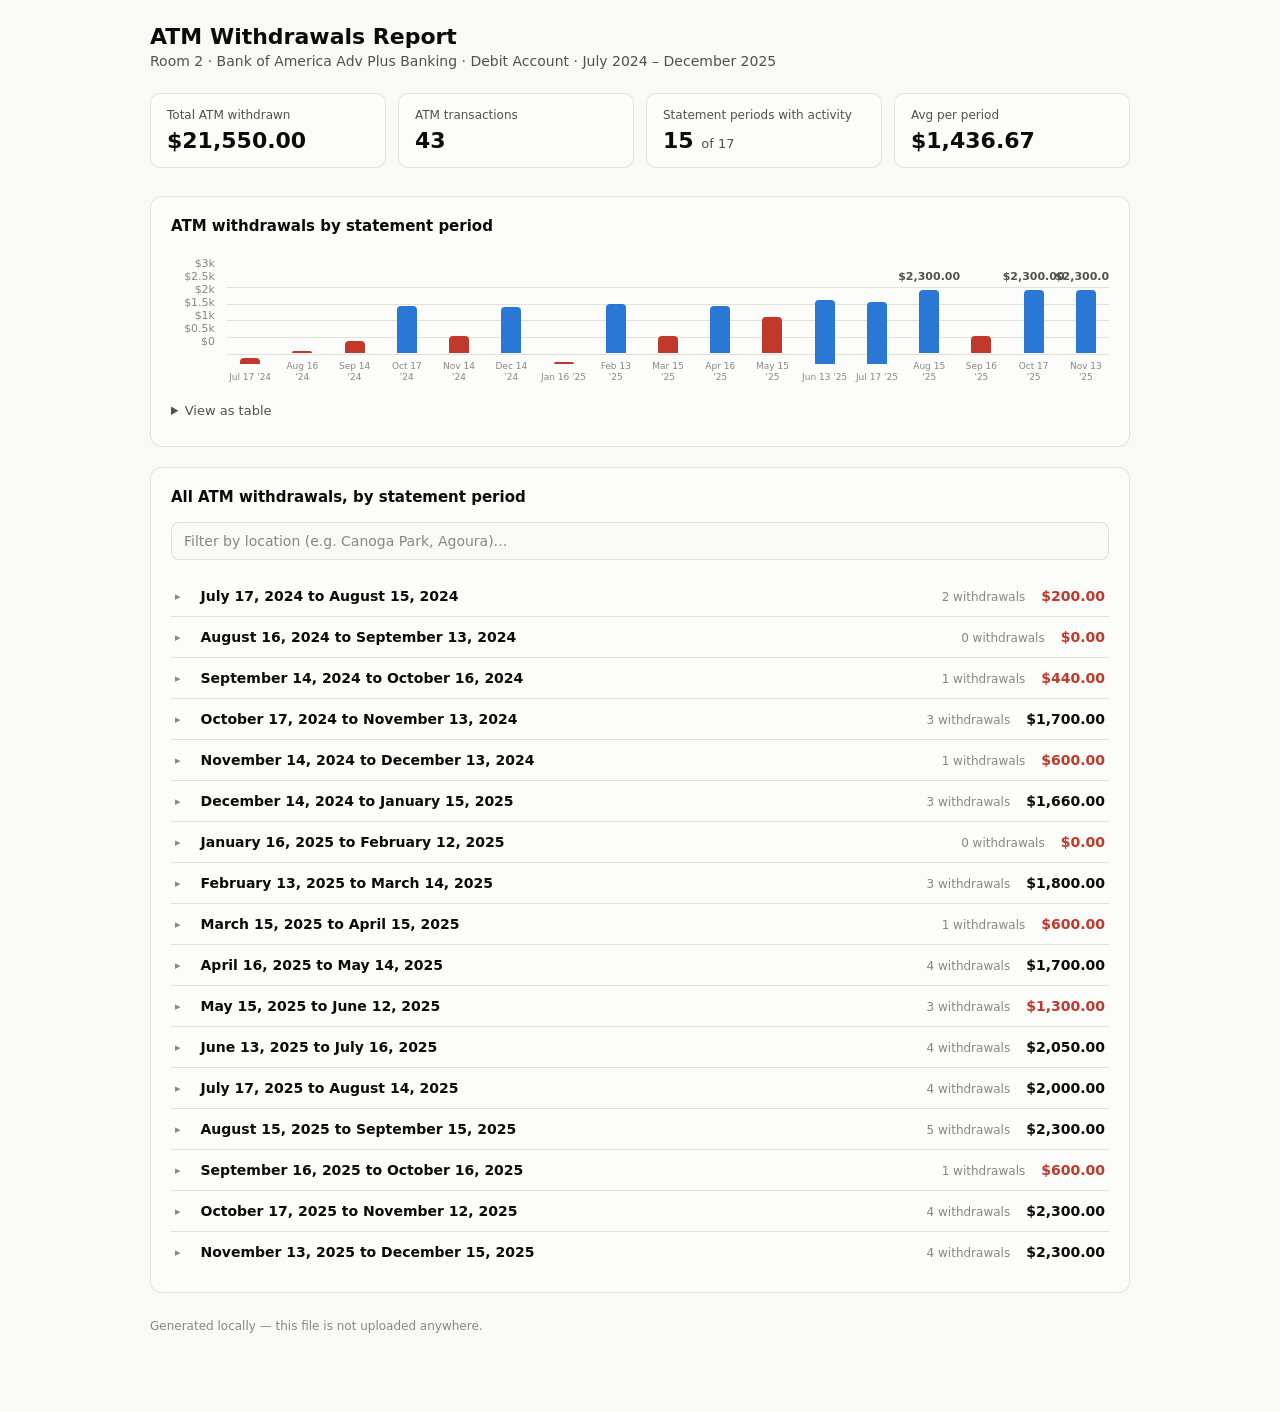
<file: Reports/Withdrawals_Report.html>
<!doctype html>
<html lang="en">
<head>
<meta charset="utf-8">
<meta name="viewport" content="width=device-width, initial-scale=1">
<title>ATM Withdrawals Report — Room 2</title>
<style>
  :root { color-scheme: light; }
  .viz-root {
    --surface-1:      #fcfcfb;
    --page-plane:     #f9f9f7;
    --text-primary:   #0b0b0b;
    --text-secondary: #52514e;
    --text-muted:     #898781;
    --gridline:       #e1e0d9;
    --baseline:       #c3c2b7;
    --border:         rgba(11,11,11,0.10);
    --series-1:       #2a78d6;
    --series-1-wash:  #cde2fb;
    --under:          #c0392b;
    --under-wash:     #f6dad6;
  }
  @media (prefers-color-scheme: dark) {
    :root:where(:not([data-theme="light"])) .viz-root {
      --surface-1:      #1a1a19;
      --page-plane:     #0d0d0d;
      --text-primary:   #ffffff;
      --text-secondary: #c3c2b7;
      --text-muted:     #898781;
      --gridline:       #2c2c2a;
      --baseline:       #383835;
      --border:         rgba(255,255,255,0.10);
      --series-1:       #3987e5;
      --series-1-wash:  #184f95;
      --under:          #e5695a;
      --under-wash:     #4a231f;
    }
  }
  :root[data-theme="dark"] .viz-root {
    --surface-1:      #1a1a19;
    --page-plane:     #0d0d0d;
    --text-primary:   #ffffff;
    --text-secondary: #c3c2b7;
    --text-muted:     #898781;
    --gridline:       #2c2c2a;
    --baseline:       #383835;
    --border:         rgba(255,255,255,0.10);
    --series-1:       #3987e5;
    --series-1-wash:  #184f95;
    --under:          #e5695a;
    --under-wash:     #4a231f;
  }

  * { box-sizing: border-box; }
  body { margin: 0; }
  .viz-root {
    font-family: system-ui, -apple-system, "Segoe UI", sans-serif;
    background: var(--page-plane);
    color: var(--text-primary);
    padding: 24px 16px 64px;
  }
  .wrap { max-width: 980px; margin: 0 auto; }

  header.report-head { margin-bottom: 24px; }
  header.report-head h1 { font-size: 22px; margin: 0 0 4px; font-weight: 650; }
  header.report-head .sub { color: var(--text-secondary); font-size: 14px; }

  .stat-row { display: grid; grid-template-columns: repeat(4, 1fr); gap: 12px; margin-bottom: 28px; }
  .stat-tile { background: var(--surface-1); border: 1px solid var(--border); border-radius: 10px; padding: 14px 16px; }
  .stat-tile .label { font-size: 12px; color: var(--text-secondary); margin-bottom: 6px; }
  .stat-tile .value { font-size: 22px; font-weight: 650; font-variant-numeric: proportional-nums; }
  .stat-tile .value.neg { color: var(--text-primary); }

  section.panel { background: var(--surface-1); border: 1px solid var(--border); border-radius: 12px; padding: 20px; margin-bottom: 20px; }
  section.panel h2 { font-size: 15px; margin: 0 0 16px; font-weight: 650; }

  .chart-area { display: flex; gap: 12px; }
  .y-axis { display: flex; flex-direction: column; justify-content: space-between; padding-bottom: 28px; width: 44px; flex-shrink: 0; }
  .y-axis .tick { font-size: 11px; color: var(--text-muted); text-align: right; transform: translateY(6px); }
  .chart-bars { flex: 1; display: flex; gap: clamp(2px, 0.6vw, 6px); align-items: stretch; position: relative; overflow-x: hidden; padding-top: 20px; min-width: 0; }
  .chart-bars::before {
    content: ""; position: absolute; inset: 20px 0 28px 0;
    background-image: repeating-linear-gradient(to top, var(--gridline) 0, var(--gridline) 1px, transparent 1px, transparent 20%);
    pointer-events: none;
  }
  .bar-col { flex: 1 1 0; min-width: 0; display: flex; flex-direction: column; align-items: center; position: relative; }
  .bar-track { flex: 1; width: 100%; display: flex; align-items: flex-end; justify-content: center; height: 220px; }
  .bar {
    width: 60%; max-width: 20px; min-width: 3px; background: var(--series-1);
    border-radius: 4px 4px 0 0; position: relative;
    min-height: 2px;
  }
  .bar-label {
    position: absolute; top: -20px; left: 50%; transform: translateX(-50%);
    font-size: 11px; color: var(--text-secondary); white-space: nowrap; font-weight: 600;
  }
  .bar-x { font-size: 9px; color: var(--text-muted); margin-top: 8px; white-space: normal; overflow-wrap: break-word; text-align: center; line-height: 1.25; max-width: 100%; }
  .bar-col[data-tip] { cursor: default; }
  .bar-col[data-tip]:hover .bar { background: var(--series-1); filter: brightness(1.08); }
  .bar-col[data-tip]::after {
    content: attr(data-tip);
    position: absolute; bottom: 100%; left: 50%; transform: translateX(-50%) translateY(-6px);
    background: var(--text-primary); color: var(--surface-1);
    font-size: 11px; padding: 5px 8px; border-radius: 6px; white-space: nowrap;
    opacity: 0; pointer-events: none; transition: opacity 0.12s ease; z-index: 5;
  }
  .bar-col[data-tip]:hover::after { opacity: 1; }
  .bar.under { background: var(--under); }
  .bar-col[data-tip]:hover .bar.under { background: var(--under); filter: brightness(1.08); }
  tr.under td { color: var(--under); }
  tr.under td:first-child { font-weight: 600; }
  .m-total.under { color: var(--under); }

  table { width: 100%; border-collapse: collapse; font-size: 13px; }
  th, td { text-align: left; padding: 7px 8px; border-bottom: 1px solid var(--gridline); }
  th { color: var(--text-secondary); font-weight: 600; font-size: 12px; }
  td.num, th.num { text-align: right; font-variant-numeric: tabular-nums; }
  .monthly-table-wrap { margin-top: 20px; }
  .monthly-table-wrap summary { cursor: pointer; font-size: 13px; color: var(--text-secondary); margin-bottom: 8px; }

  .search-row { margin-bottom: 16px; }
  .search-row input {
    width: 100%; padding: 10px 12px; border-radius: 8px; border: 1px solid var(--border);
    background: var(--page-plane); color: var(--text-primary); font-size: 14px; font-family: inherit;
  }
  .search-row input::placeholder { color: var(--text-muted); }
  .search-count { font-size: 12px; color: var(--text-muted); margin-top: 6px; }

  details.month-block { border-bottom: 1px solid var(--gridline); }
  details.month-block:last-child { border-bottom: none; }
  details.month-block summary {
    list-style: none; cursor: pointer; padding: 12px 4px; display: flex; align-items: center; justify-content: space-between; gap: 12px;
  }
  details.month-block summary::-webkit-details-marker { display: none; }
  details.month-block summary::before { content: "▸"; color: var(--text-muted); margin-right: 8px; font-size: 11px; flex-shrink: 0; }
  details.month-block[open] summary::before { content: "▾"; }
  details.month-block summary .m-name { font-weight: 600; font-size: 14px; flex: 1; }
  details.month-block summary .m-meta { display: flex; gap: 16px; align-items: baseline; flex-shrink: 0; }
  details.month-block summary .m-count { font-size: 12px; color: var(--text-muted); white-space: nowrap; }
  details.month-block summary .m-total { font-size: 14px; font-weight: 650; font-variant-numeric: tabular-nums; white-space: nowrap; }
  .table-wrap { padding: 0 4px 16px; overflow-x: auto; }
  td.desc { color: var(--text-secondary); }
  td.date { white-space: nowrap; color: var(--text-muted); font-variant-numeric: tabular-nums; }
  .txn-row.hidden { display: none; }

  footer.notes { color: var(--text-muted); font-size: 12px; line-height: 1.6; margin-top: 24px; }
  footer.notes code { background: var(--surface-1); padding: 1px 5px; border-radius: 4px; }

  @media (max-width: 640px) {
    .stat-row { grid-template-columns: repeat(2, 1fr); }
    .bar-x { display: none; }
    details.month-block summary { flex-wrap: wrap; }
  }
</style>
</head>
<body>
<div class="viz-root">
  <div class="wrap">
    <header class="report-head">
      <h1>ATM Withdrawals Report</h1>
      <div class="sub">Room 2 · Bank of America Adv Plus Banking · Debit Account · July 2024 – December 2025</div>
    </header>

    <div class="stat-row">
      <div class="stat-tile"><div class="label">Total ATM withdrawn</div><div class="value">$21,550.00</div></div>
      <div class="stat-tile"><div class="label">ATM transactions</div><div class="value">43</div></div>
      <div class="stat-tile"><div class="label">Statement periods with activity</div><div class="value">15 <span style="font-size:13px;font-weight:500;color:var(--text-secondary);">of 17</span></div></div>
      <div class="stat-tile"><div class="label">Avg per period</div><div class="value">$1,436.67</div></div>
    </div>

    <section class="panel">
      <h2>ATM withdrawals by statement period</h2>
      <div class="chart-area">
        <div class="y-axis">
<div class="tick"><span>$3k</span></div>
<div class="tick"><span>$2.5k</span></div>
<div class="tick"><span>$2k</span></div>
<div class="tick"><span>$1.5k</span></div>
<div class="tick"><span>$1k</span></div>
<div class="tick"><span>$0.5k</span></div>
<div class="tick"><span>$0</span></div>
          <div class="tick" style="visibility:hidden">$0</div>
        </div>
        <div class="chart-bars">
<div class="bar-col" data-tip="July 17, 2024 to August 15, 2024: $200.00 across 2 txns">
    <div class="bar-track"><div class="bar under" style="height:6.67%"></div></div>
    <div class="bar-x">Jul 17 '24</div>
  </div>
<div class="bar-col" data-tip="August 16, 2024 to September 13, 2024: $0.00 across 0 txns">
    <div class="bar-track"><div class="bar under" style="height:0%"></div></div>
    <div class="bar-x">Aug 16 '24</div>
  </div>
<div class="bar-col" data-tip="September 14, 2024 to October 16, 2024: $440.00 across 1 txns">
    <div class="bar-track"><div class="bar under" style="height:14.67%"></div></div>
    <div class="bar-x">Sep 14 '24</div>
  </div>
<div class="bar-col" data-tip="October 17, 2024 to November 13, 2024: $1,700.00 across 3 txns">
    <div class="bar-track"><div class="bar" style="height:56.67%"></div></div>
    <div class="bar-x">Oct 17 '24</div>
  </div>
<div class="bar-col" data-tip="November 14, 2024 to December 13, 2024: $600.00 across 1 txns">
    <div class="bar-track"><div class="bar under" style="height:20.00%"></div></div>
    <div class="bar-x">Nov 14 '24</div>
  </div>
<div class="bar-col" data-tip="December 14, 2024 to January 15, 2025: $1,660.00 across 3 txns">
    <div class="bar-track"><div class="bar" style="height:55.33%"></div></div>
    <div class="bar-x">Dec 14 '24</div>
  </div>
<div class="bar-col" data-tip="January 16, 2025 to February 12, 2025: $0.00 across 0 txns">
    <div class="bar-track"><div class="bar under" style="height:0%"></div></div>
    <div class="bar-x">Jan 16 '25</div>
  </div>
<div class="bar-col" data-tip="February 13, 2025 to March 14, 2025: $1,800.00 across 3 txns">
    <div class="bar-track"><div class="bar" style="height:60.00%"></div></div>
    <div class="bar-x">Feb 13 '25</div>
  </div>
<div class="bar-col" data-tip="March 15, 2025 to April 15, 2025: $600.00 across 1 txns">
    <div class="bar-track"><div class="bar under" style="height:20.00%"></div></div>
    <div class="bar-x">Mar 15 '25</div>
  </div>
<div class="bar-col" data-tip="April 16, 2025 to May 14, 2025: $1,700.00 across 4 txns">
    <div class="bar-track"><div class="bar" style="height:56.67%"></div></div>
    <div class="bar-x">Apr 16 '25</div>
  </div>
<div class="bar-col" data-tip="May 15, 2025 to June 12, 2025: $1,300.00 across 3 txns">
    <div class="bar-track"><div class="bar under" style="height:43.33%"></div></div>
    <div class="bar-x">May 15 '25</div>
  </div>
<div class="bar-col" data-tip="June 13, 2025 to July 16, 2025: $2,050.00 across 4 txns">
    <div class="bar-track"><div class="bar" style="height:68.33%"></div></div>
    <div class="bar-x">Jun 13 '25</div>
  </div>
<div class="bar-col" data-tip="July 17, 2025 to August 14, 2025: $2,000.00 across 4 txns">
    <div class="bar-track"><div class="bar" style="height:66.67%"></div></div>
    <div class="bar-x">Jul 17 '25</div>
  </div>
<div class="bar-col" data-tip="August 15, 2025 to September 15, 2025: $2,300.00 across 5 txns">
    <div class="bar-track"><div class="bar" style="height:76.67%"><span class="bar-label">$2,300.00</span></div></div>
    <div class="bar-x">Aug 15 '25</div>
  </div>
<div class="bar-col" data-tip="September 16, 2025 to October 16, 2025: $600.00 across 1 txns">
    <div class="bar-track"><div class="bar under" style="height:20.00%"></div></div>
    <div class="bar-x">Sep 16 '25</div>
  </div>
<div class="bar-col" data-tip="October 17, 2025 to November 12, 2025: $2,300.00 across 4 txns">
    <div class="bar-track"><div class="bar" style="height:76.67%"><span class="bar-label">$2,300.00</span></div></div>
    <div class="bar-x">Oct 17 '25</div>
  </div>
<div class="bar-col" data-tip="November 13, 2025 to December 15, 2025: $2,300.00 across 4 txns">
    <div class="bar-track"><div class="bar" style="height:76.67%"><span class="bar-label">$2,300.00</span></div></div>
    <div class="bar-x">Nov 13 '25</div>
  </div>
        </div>
      </div>
      <details class="monthly-table-wrap">
        <summary>View as table</summary>
        <table>
          <thead><tr><th>Statement period</th><th class="num">Transactions</th><th class="num">Total withdrawn</th></tr></thead>
          <tbody>
<tr class="under"><td>July 17, 2024 to August 15, 2024</td><td class="num">2</td><td class="num">$200.00</td></tr>
<tr class="under"><td>August 16, 2024 to September 13, 2024</td><td class="num">0</td><td class="num">$0.00</td></tr>
<tr class="under"><td>September 14, 2024 to October 16, 2024</td><td class="num">1</td><td class="num">$440.00</td></tr>
<tr><td>October 17, 2024 to November 13, 2024</td><td class="num">3</td><td class="num">$1,700.00</td></tr>
<tr class="under"><td>November 14, 2024 to December 13, 2024</td><td class="num">1</td><td class="num">$600.00</td></tr>
<tr><td>December 14, 2024 to January 15, 2025</td><td class="num">3</td><td class="num">$1,660.00</td></tr>
<tr class="under"><td>January 16, 2025 to February 12, 2025</td><td class="num">0</td><td class="num">$0.00</td></tr>
<tr><td>February 13, 2025 to March 14, 2025</td><td class="num">3</td><td class="num">$1,800.00</td></tr>
<tr class="under"><td>March 15, 2025 to April 15, 2025</td><td class="num">1</td><td class="num">$600.00</td></tr>
<tr><td>April 16, 2025 to May 14, 2025</td><td class="num">4</td><td class="num">$1,700.00</td></tr>
<tr class="under"><td>May 15, 2025 to June 12, 2025</td><td class="num">3</td><td class="num">$1,300.00</td></tr>
<tr><td>June 13, 2025 to July 16, 2025</td><td class="num">4</td><td class="num">$2,050.00</td></tr>
<tr><td>July 17, 2025 to August 14, 2025</td><td class="num">4</td><td class="num">$2,000.00</td></tr>
<tr><td>August 15, 2025 to September 15, 2025</td><td class="num">5</td><td class="num">$2,300.00</td></tr>
<tr class="under"><td>September 16, 2025 to October 16, 2025</td><td class="num">1</td><td class="num">$600.00</td></tr>
<tr><td>October 17, 2025 to November 12, 2025</td><td class="num">4</td><td class="num">$2,300.00</td></tr>
<tr><td>November 13, 2025 to December 15, 2025</td><td class="num">4</td><td class="num">$2,300.00</td></tr>
          </tbody>
        </table>
      </details>
    </section>

    <section class="panel">
      <h2>All ATM withdrawals, by statement period</h2>
      <div class="search-row">
        <input type="text" id="search" placeholder="Filter by location (e.g. Canoga Park, Agoura)…" autocomplete="off">
        <div class="search-count" id="search-count"></div>
      </div>
      <div id="month-list">
<details class="month-block" data-range="2024-07-17_2024-08-15">
    <summary>
      <span class="m-name">July 17, 2024 to August 15, 2024</span>
      <span class="m-meta"><span class="m-count">2 withdrawals</span><span class="m-total under">$200.00</span></span>
    </summary>
    <div class="table-wrap">
      <table class="txn-table">
        <thead><tr><th>Date</th><th>Description</th><th class="num">Amount</th></tr></thead>
        <tbody>
<tr class="txn-row" data-desc="bkofamerica atm withdrwl canoga park ca #000004101"><td class="date">Jul 22</td><td class="desc">BKOFAMERICA ATM WITHDRWL CANOGA PARK CA #000004101</td><td class="num amt">$100.00</td></tr>
<tr class="txn-row" data-desc="bkofamerica atm withdrwl agoura ca #000009562"><td class="date">Aug 2</td><td class="desc">BKOFAMERICA ATM WITHDRWL AGOURA CA #000009562</td><td class="num amt">$100.00</td></tr>
        </tbody>
      </table>
    </div>
  </details>
<details class="month-block" data-range="2024-08-16_2024-09-13">
    <summary>
      <span class="m-name">August 16, 2024 to September 13, 2024</span>
      <span class="m-meta"><span class="m-count">0 withdrawals</span><span class="m-total under">$0.00</span></span>
    </summary>
    <div class="table-wrap">
      <p style="padding:0 4px 16px;margin:0;color:var(--text-muted);font-size:13px;">No qualifying ATM withdrawals this period.</p>
    </div>
  </details>
<details class="month-block" data-range="2024-09-14_2024-10-16">
    <summary>
      <span class="m-name">September 14, 2024 to October 16, 2024</span>
      <span class="m-meta"><span class="m-count">1 withdrawals</span><span class="m-total under">$440.00</span></span>
    </summary>
    <div class="table-wrap">
      <table class="txn-table">
        <thead><tr><th>Date</th><th>Description</th><th class="num">Amount</th></tr></thead>
        <tbody>
<tr class="txn-row" data-desc="bkofamerica atm 09/20 #000002634 withdrwl canoga park ca"><td class="date">Sep 20</td><td class="desc">BKOFAMERICA ATM 09/20 #000002634 WITHDRWL CANOGA PARK CA</td><td class="num amt">$440.00</td></tr>
        </tbody>
      </table>
    </div>
  </details>
<details class="month-block" data-range="2024-10-17_2024-11-13">
    <summary>
      <span class="m-name">October 17, 2024 to November 13, 2024</span>
      <span class="m-meta"><span class="m-count">3 withdrawals</span><span class="m-total">$1,700.00</span></span>
    </summary>
    <div class="table-wrap">
      <table class="txn-table">
        <thead><tr><th>Date</th><th>Description</th><th class="num">Amount</th></tr></thead>
        <tbody>
<tr class="txn-row" data-desc="bkofamerica atm 10/20 #000007999 withdrwl canoga park ca"><td class="date">Oct 21</td><td class="desc">BKOFAMERICA ATM 10/20 #000007999 WITHDRWL CANOGA PARK CA</td><td class="num amt">$600.00</td></tr>
<tr class="txn-row" data-desc="bkofamerica atm 10/21 #000003178 withdrwl canoga park ca"><td class="date">Oct 21</td><td class="desc">BKOFAMERICA ATM 10/21 #000003178 WITHDRWL CANOGA PARK CA</td><td class="num amt">$600.00</td></tr>
<tr class="txn-row" data-desc="bkofamerica atm 10/22 #000002977 withdrwl canoga park ca"><td class="date">Oct 22</td><td class="desc">BKOFAMERICA ATM 10/22 #000002977 WITHDRWL CANOGA PARK CA</td><td class="num amt">$500.00</td></tr>
        </tbody>
      </table>
    </div>
  </details>
<details class="month-block" data-range="2024-11-14_2024-12-13">
    <summary>
      <span class="m-name">November 14, 2024 to December 13, 2024</span>
      <span class="m-meta"><span class="m-count">1 withdrawals</span><span class="m-total under">$600.00</span></span>
    </summary>
    <div class="table-wrap">
      <table class="txn-table">
        <thead><tr><th>Date</th><th>Description</th><th class="num">Amount</th></tr></thead>
        <tbody>
<tr class="txn-row" data-desc="bkofamerica atm 12/12 #000007101 withdrwl canoga park ca"><td class="date">Dec 13</td><td class="desc">BKOFAMERICA ATM 12/12 #000007101 WITHDRWL CANOGA PARK CA</td><td class="num amt">$600.00</td></tr>
        </tbody>
      </table>
    </div>
  </details>
<details class="month-block" data-range="2024-12-14_2025-01-15">
    <summary>
      <span class="m-name">December 14, 2024 to January 15, 2025</span>
      <span class="m-meta"><span class="m-count">3 withdrawals</span><span class="m-total">$1,660.00</span></span>
    </summary>
    <div class="table-wrap">
      <table class="txn-table">
        <thead><tr><th>Date</th><th>Description</th><th class="num">Amount</th></tr></thead>
        <tbody>
<tr class="txn-row" data-desc="bkofamerica atm 12/14 #000007847 withdrwl canoga park ca"><td class="date">Dec 16</td><td class="desc">BKOFAMERICA ATM 12/14 #000007847 WITHDRWL CANOGA PARK CA</td><td class="num amt">$600.00</td></tr>
<tr class="txn-row" data-desc="bkofamerica atm 12/15 #000008210 withdrwl canoga park ca"><td class="date">Dec 16</td><td class="desc">BKOFAMERICA ATM 12/15 #000008210 WITHDRWL CANOGA PARK CA</td><td class="num amt">$500.00</td></tr>
<tr class="txn-row" data-desc="bkofamerica atm 12/31 #000006075 withdrwl canoga park ca"><td class="date">Dec 31</td><td class="desc">BKOFAMERICA ATM 12/31 #000006075 WITHDRWL CANOGA PARK CA</td><td class="num amt">$560.00</td></tr>
        </tbody>
      </table>
    </div>
  </details>
<details class="month-block" data-range="2025-01-16_2025-02-12">
    <summary>
      <span class="m-name">January 16, 2025 to February 12, 2025</span>
      <span class="m-meta"><span class="m-count">0 withdrawals</span><span class="m-total under">$0.00</span></span>
    </summary>
    <div class="table-wrap">
      <p style="padding:0 4px 16px;margin:0;color:var(--text-muted);font-size:13px;">No qualifying ATM withdrawals this period.</p>
    </div>
  </details>
<details class="month-block" data-range="2025-02-13_2025-03-14">
    <summary>
      <span class="m-name">February 13, 2025 to March 14, 2025</span>
      <span class="m-meta"><span class="m-count">3 withdrawals</span><span class="m-total">$1,800.00</span></span>
    </summary>
    <div class="table-wrap">
      <table class="txn-table">
        <thead><tr><th>Date</th><th>Description</th><th class="num">Amount</th></tr></thead>
        <tbody>
<tr class="txn-row" data-desc="bkofamerica atm 02/19 #000008612 withdrwl canoga park ca"><td class="date">Feb 19</td><td class="desc">BKOFAMERICA ATM 02/19 #000008612 WITHDRWL Canoga Park CA</td><td class="num amt">$600.00</td></tr>
<tr class="txn-row" data-desc="bkofamerica atm 02/20 #000002509 withdrwl canoga park ca"><td class="date">Feb 20</td><td class="desc">BKOFAMERICA ATM 02/20 #000002509 WITHDRWL Canoga Park CA</td><td class="num amt">$600.00</td></tr>
<tr class="txn-row" data-desc="bkofamerica atm 02/25 #000001576 withdrwl canoga park ca"><td class="date">Feb 25</td><td class="desc">BKOFAMERICA ATM 02/25 #000001576 WITHDRWL Canoga Park CA</td><td class="num amt">$600.00</td></tr>
        </tbody>
      </table>
    </div>
  </details>
<details class="month-block" data-range="2025-03-15_2025-04-15">
    <summary>
      <span class="m-name">March 15, 2025 to April 15, 2025</span>
      <span class="m-meta"><span class="m-count">1 withdrawals</span><span class="m-total under">$600.00</span></span>
    </summary>
    <div class="table-wrap">
      <table class="txn-table">
        <thead><tr><th>Date</th><th>Description</th><th class="num">Amount</th></tr></thead>
        <tbody>
<tr class="txn-row" data-desc="bkofamerica atm 04/11 #000004419 withdrwl canoga park ca"><td class="date">Apr 11</td><td class="desc">BKOFAMERICA ATM 04/11 #000004419 WITHDRWL Canoga Park CA</td><td class="num amt">$600.00</td></tr>
        </tbody>
      </table>
    </div>
  </details>
<details class="month-block" data-range="2025-04-16_2025-05-14">
    <summary>
      <span class="m-name">April 16, 2025 to May 14, 2025</span>
      <span class="m-meta"><span class="m-count">4 withdrawals</span><span class="m-total">$1,700.00</span></span>
    </summary>
    <div class="table-wrap">
      <table class="txn-table">
        <thead><tr><th>Date</th><th>Description</th><th class="num">Amount</th></tr></thead>
        <tbody>
<tr class="txn-row" data-desc="bkofamerica atm 04/18 #000008068 withdrwl canoga park ca"><td class="date">Apr 18</td><td class="desc">BKOFAMERICA ATM 04/18 #000008068 WITHDRWL Canoga Park CA</td><td class="num amt">$500.00</td></tr>
<tr class="txn-row" data-desc="bkofamerica atm 04/22 #000009992 withdrwl canoga park ca"><td class="date">Apr 22</td><td class="desc">BKOFAMERICA ATM 04/22 #000009992 WITHDRWL Canoga Park CA</td><td class="num amt">$600.00</td></tr>
<tr class="txn-row" data-desc="bkofamerica atm 04/24 #000001605 withdrwl canoga park ca"><td class="date">Apr 24</td><td class="desc">BKOFAMERICA ATM 04/24 #000001605 WITHDRWL Canoga Park CA</td><td class="num amt">$400.00</td></tr>
<tr class="txn-row" data-desc="bkofamerica atm 04/29 #000009788 withdrwl agoura ca"><td class="date">Apr 29</td><td class="desc">BKOFAMERICA ATM 04/29 #000009788 WITHDRWL Agoura CA</td><td class="num amt">$200.00</td></tr>
        </tbody>
      </table>
    </div>
  </details>
<details class="month-block" data-range="2025-05-15_2025-06-12">
    <summary>
      <span class="m-name">May 15, 2025 to June 12, 2025</span>
      <span class="m-meta"><span class="m-count">3 withdrawals</span><span class="m-total under">$1,300.00</span></span>
    </summary>
    <div class="table-wrap">
      <table class="txn-table">
        <thead><tr><th>Date</th><th>Description</th><th class="num">Amount</th></tr></thead>
        <tbody>
<tr class="txn-row" data-desc="bkofamerica atm 05/17 #000003680 withdrwl agoura ca"><td class="date">May 19</td><td class="desc">BKOFAMERICA ATM 05/17 #000003680 WITHDRWL Agoura CA</td><td class="num amt">$500.00</td></tr>
<tr class="txn-row" data-desc="bkofamerica atm 05/19 #000003619 withdrwl canoga park ca"><td class="date">May 19</td><td class="desc">BKOFAMERICA ATM 05/19 #000003619 WITHDRWL Canoga Park CA</td><td class="num amt">$200.00</td></tr>
<tr class="txn-row" data-desc="bkofamerica atm 05/20 #000009190 withdrwl saticoy &amp; tampa reseda ca"><td class="date">May 20</td><td class="desc">BKOFAMERICA ATM 05/20 #000009190 WITHDRWL Saticoy &amp; Tampa Reseda CA</td><td class="num amt">$600.00</td></tr>
        </tbody>
      </table>
    </div>
  </details>
<details class="month-block" data-range="2025-06-13_2025-07-16">
    <summary>
      <span class="m-name">June 13, 2025 to July 16, 2025</span>
      <span class="m-meta"><span class="m-count">4 withdrawals</span><span class="m-total">$2,050.00</span></span>
    </summary>
    <div class="table-wrap">
      <table class="txn-table">
        <thead><tr><th>Date</th><th>Description</th><th class="num">Amount</th></tr></thead>
        <tbody>
<tr class="txn-row" data-desc="bkofamerica atm 06/25 #000007609 withdrwl canoga park ca"><td class="date">Jun 26</td><td class="desc">BKOFAMERICA ATM 06/25 #000007609 WITHDRWL Canoga Park CA</td><td class="num amt">$600.00</td></tr>
<tr class="txn-row" data-desc="bkofamerica atm 06/27 #000008838 withdrwl agoura ca"><td class="date">Jun 27</td><td class="desc">BKOFAMERICA ATM 06/27 #000008838 WITHDRWL Agoura CA</td><td class="num amt">$600.00</td></tr>
<tr class="txn-row" data-desc="bkofamerica atm 07/07 #000003197 withdrwl canoga park ca"><td class="date">Jul 7</td><td class="desc">BKOFAMERICA ATM 07/07 #000003197 WITHDRWL Canoga Park CA</td><td class="num amt">$250.00</td></tr>
<tr class="txn-row" data-desc="bkofamerica atm 07/14 #000003856 withdrwl agoura ca"><td class="date">Jul 14</td><td class="desc">BKOFAMERICA ATM 07/14 #000003856 WITHDRWL Agoura CA</td><td class="num amt">$600.00</td></tr>
        </tbody>
      </table>
    </div>
  </details>
<details class="month-block" data-range="2025-07-17_2025-08-14">
    <summary>
      <span class="m-name">July 17, 2025 to August 14, 2025</span>
      <span class="m-meta"><span class="m-count">4 withdrawals</span><span class="m-total">$2,000.00</span></span>
    </summary>
    <div class="table-wrap">
      <table class="txn-table">
        <thead><tr><th>Date</th><th>Description</th><th class="num">Amount</th></tr></thead>
        <tbody>
<tr class="txn-row" data-desc="bkofamerica atm 07/20 #000003453 withdrwl canoga park ca"><td class="date">Jul 21</td><td class="desc">BKOFAMERICA ATM 07/20 #000003453 WITHDRWL Canoga Park CA</td><td class="num amt">$600.00</td></tr>
<tr class="txn-row" data-desc="bkofamerica atm 07/22 #000004368 withdrwl canoga park ca"><td class="date">Jul 22</td><td class="desc">BKOFAMERICA ATM 07/22 #000004368 WITHDRWL Canoga Park CA</td><td class="num amt">$500.00</td></tr>
<tr class="txn-row" data-desc="bkofamerica atm 07/28 #000006924 withdrwl canoga park ca"><td class="date">Jul 29</td><td class="desc">BKOFAMERICA ATM 07/28 #000006924 WITHDRWL Canoga Park CA</td><td class="num amt">$600.00</td></tr>
<tr class="txn-row" data-desc="bkofamerica atm 07/29 #000007155 withdrwl canoga park ca"><td class="date">Jul 29</td><td class="desc">BKOFAMERICA ATM 07/29 #000007155 WITHDRWL Canoga Park CA</td><td class="num amt">$300.00</td></tr>
        </tbody>
      </table>
    </div>
  </details>
<details class="month-block" data-range="2025-08-15_2025-09-15">
    <summary>
      <span class="m-name">August 15, 2025 to September 15, 2025</span>
      <span class="m-meta"><span class="m-count">5 withdrawals</span><span class="m-total">$2,300.00</span></span>
    </summary>
    <div class="table-wrap">
      <table class="txn-table">
        <thead><tr><th>Date</th><th>Description</th><th class="num">Amount</th></tr></thead>
        <tbody>
<tr class="txn-row" data-desc="bkofamerica atm 08/23 #000008259 withdrwl canoga park ca"><td class="date">Aug 25</td><td class="desc">BKOFAMERICA ATM 08/23 #000008259 WITHDRWL Canoga Park CA</td><td class="num amt">$600.00</td></tr>
<tr class="txn-row" data-desc="bkofamerica atm 08/24 #000005294 withdrwl canoga park ca"><td class="date">Aug 25</td><td class="desc">BKOFAMERICA ATM 08/24 #000005294 WITHDRWL Canoga Park CA</td><td class="num amt">$600.00</td></tr>
<tr class="txn-row" data-desc="bkofamerica atm 08/25 #000003844 withdrwl porter ranch northridge ca"><td class="date">Aug 26</td><td class="desc">BKOFAMERICA ATM 08/25 #000003844 WITHDRWL Porter Ranch Northridge CA</td><td class="num amt">$300.00</td></tr>
<tr class="txn-row" data-desc="bkofamerica atm 09/06 #000002368 withdrwl canoga park ca"><td class="date">Sep 8</td><td class="desc">BKOFAMERICA ATM 09/06 #000002368 WITHDRWL Canoga Park CA</td><td class="num amt">$500.00</td></tr>
<tr class="txn-row" data-desc="bkofamerica atm 09/07 #000002712 withdrwl canoga park ca"><td class="date">Sep 8</td><td class="desc">BKOFAMERICA ATM 09/07 #000002712 WITHDRWL Canoga Park CA</td><td class="num amt">$300.00</td></tr>
        </tbody>
      </table>
    </div>
  </details>
<details class="month-block" data-range="2025-09-16_2025-10-16">
    <summary>
      <span class="m-name">September 16, 2025 to October 16, 2025</span>
      <span class="m-meta"><span class="m-count">1 withdrawals</span><span class="m-total under">$600.00</span></span>
    </summary>
    <div class="table-wrap">
      <table class="txn-table">
        <thead><tr><th>Date</th><th>Description</th><th class="num">Amount</th></tr></thead>
        <tbody>
<tr class="txn-row" data-desc="bkofamerica atm 10/03 #000005835 withdrwl canoga park ca"><td class="date">Oct 6</td><td class="desc">BKOFAMERICA ATM 10/03 #000005835 WITHDRWL Canoga Park CA</td><td class="num amt">$600.00</td></tr>
        </tbody>
      </table>
    </div>
  </details>
<details class="month-block" data-range="2025-10-17_2025-11-12">
    <summary>
      <span class="m-name">October 17, 2025 to November 12, 2025</span>
      <span class="m-meta"><span class="m-count">4 withdrawals</span><span class="m-total">$2,300.00</span></span>
    </summary>
    <div class="table-wrap">
      <table class="txn-table">
        <thead><tr><th>Date</th><th>Description</th><th class="num">Amount</th></tr></thead>
        <tbody>
<tr class="txn-row" data-desc="bkofamerica atm 10/20 #000001879 withdrwl canoga park ca"><td class="date">Oct 20</td><td class="desc">BKOFAMERICA ATM 10/20 #000001879 WITHDRWL Canoga Park CA</td><td class="num amt">$600.00</td></tr>
<tr class="txn-row" data-desc="bkofamerica atm 10/26 #000004091 withdrwl canoga park ca"><td class="date">Oct 27</td><td class="desc">BKOFAMERICA ATM 10/26 #000004091 WITHDRWL Canoga Park CA</td><td class="num amt">$600.00</td></tr>
<tr class="txn-row" data-desc="bkofamerica atm 10/29 #000007990 withdrwl canoga park ca"><td class="date">Oct 30</td><td class="desc">BKOFAMERICA ATM 10/29 #000007990 WITHDRWL Canoga Park CA</td><td class="num amt">$500.00</td></tr>
<tr class="txn-row" data-desc="bkofamerica atm 11/02 #000007202 withdrwl canoga park ca"><td class="date">Nov 3</td><td class="desc">BKOFAMERICA ATM 11/02 #000007202 WITHDRWL Canoga Park CA</td><td class="num amt">$600.00</td></tr>
        </tbody>
      </table>
    </div>
  </details>
<details class="month-block" data-range="2025-11-13_2025-12-15">
    <summary>
      <span class="m-name">November 13, 2025 to December 15, 2025</span>
      <span class="m-meta"><span class="m-count">4 withdrawals</span><span class="m-total">$2,300.00</span></span>
    </summary>
    <div class="table-wrap">
      <table class="txn-table">
        <thead><tr><th>Date</th><th>Description</th><th class="num">Amount</th></tr></thead>
        <tbody>
<tr class="txn-row" data-desc="bkofamerica atm 11/25 #000001149 withdrwl canoga park ca"><td class="date">Nov 25</td><td class="desc">BKOFAMERICA ATM 11/25 #000001149 WITHDRWL Canoga Park CA</td><td class="num amt">$600.00</td></tr>
<tr class="txn-row" data-desc="bkofamerica atm 11/26 #000002026 withdrwl canoga park ca"><td class="date">Nov 28</td><td class="desc">BKOFAMERICA ATM 11/26 #000002026 WITHDRWL Canoga Park CA</td><td class="num amt">$600.00</td></tr>
<tr class="txn-row" data-desc="bkofamerica atm 11/27 #000007410 withdrwl canoga park ca"><td class="date">Nov 28</td><td class="desc">BKOFAMERICA ATM 11/27 #000007410 WITHDRWL Canoga Park CA</td><td class="num amt">$500.00</td></tr>
<tr class="txn-row" data-desc="bkofamerica atm 12/12 #000009140 withdrwl canoga park ca"><td class="date">Dec 12</td><td class="desc">BKOFAMERICA ATM 12/12 #000009140 WITHDRWL Canoga Park CA</td><td class="num amt">$600.00</td></tr>
        </tbody>
      </table>
    </div>
  </details>
      </div>
    </section>

    <footer class="notes">
      <p>Generated locally — this file is not uploaded anywhere.</p>
    </footer>
  </div>
</div>

<script>
const searchInput = document.getElementById('search');
const searchCount = document.getElementById('search-count');
const monthList = document.getElementById('month-list');
const allRows = Array.from(monthList.querySelectorAll('.txn-row'));
const allBlocks = Array.from(monthList.querySelectorAll('.month-block'));

searchInput.addEventListener('input', () => {
  const q = searchInput.value.trim().toLowerCase();
  if (!q) {
    allRows.forEach(r => r.classList.remove('hidden'));
    allBlocks.forEach(b => { b.style.display = ''; b.open = false; });
    searchCount.textContent = '';
    return;
  }
  let matches = 0;
  allBlocks.forEach(block => {
    const rows = Array.from(block.querySelectorAll('.txn-row'));
    let blockMatches = 0;
    rows.forEach(r => {
      const hit = r.dataset.desc.includes(q);
      r.classList.toggle('hidden', !hit);
      if (hit) { blockMatches++; matches++; }
    });
    block.style.display = blockMatches ? '' : 'none';
    block.open = blockMatches > 0;
  });
  searchCount.textContent = matches + ' matching transaction' + (matches === 1 ? '' : 's');
});
</script>
</body>
</html>
</file>
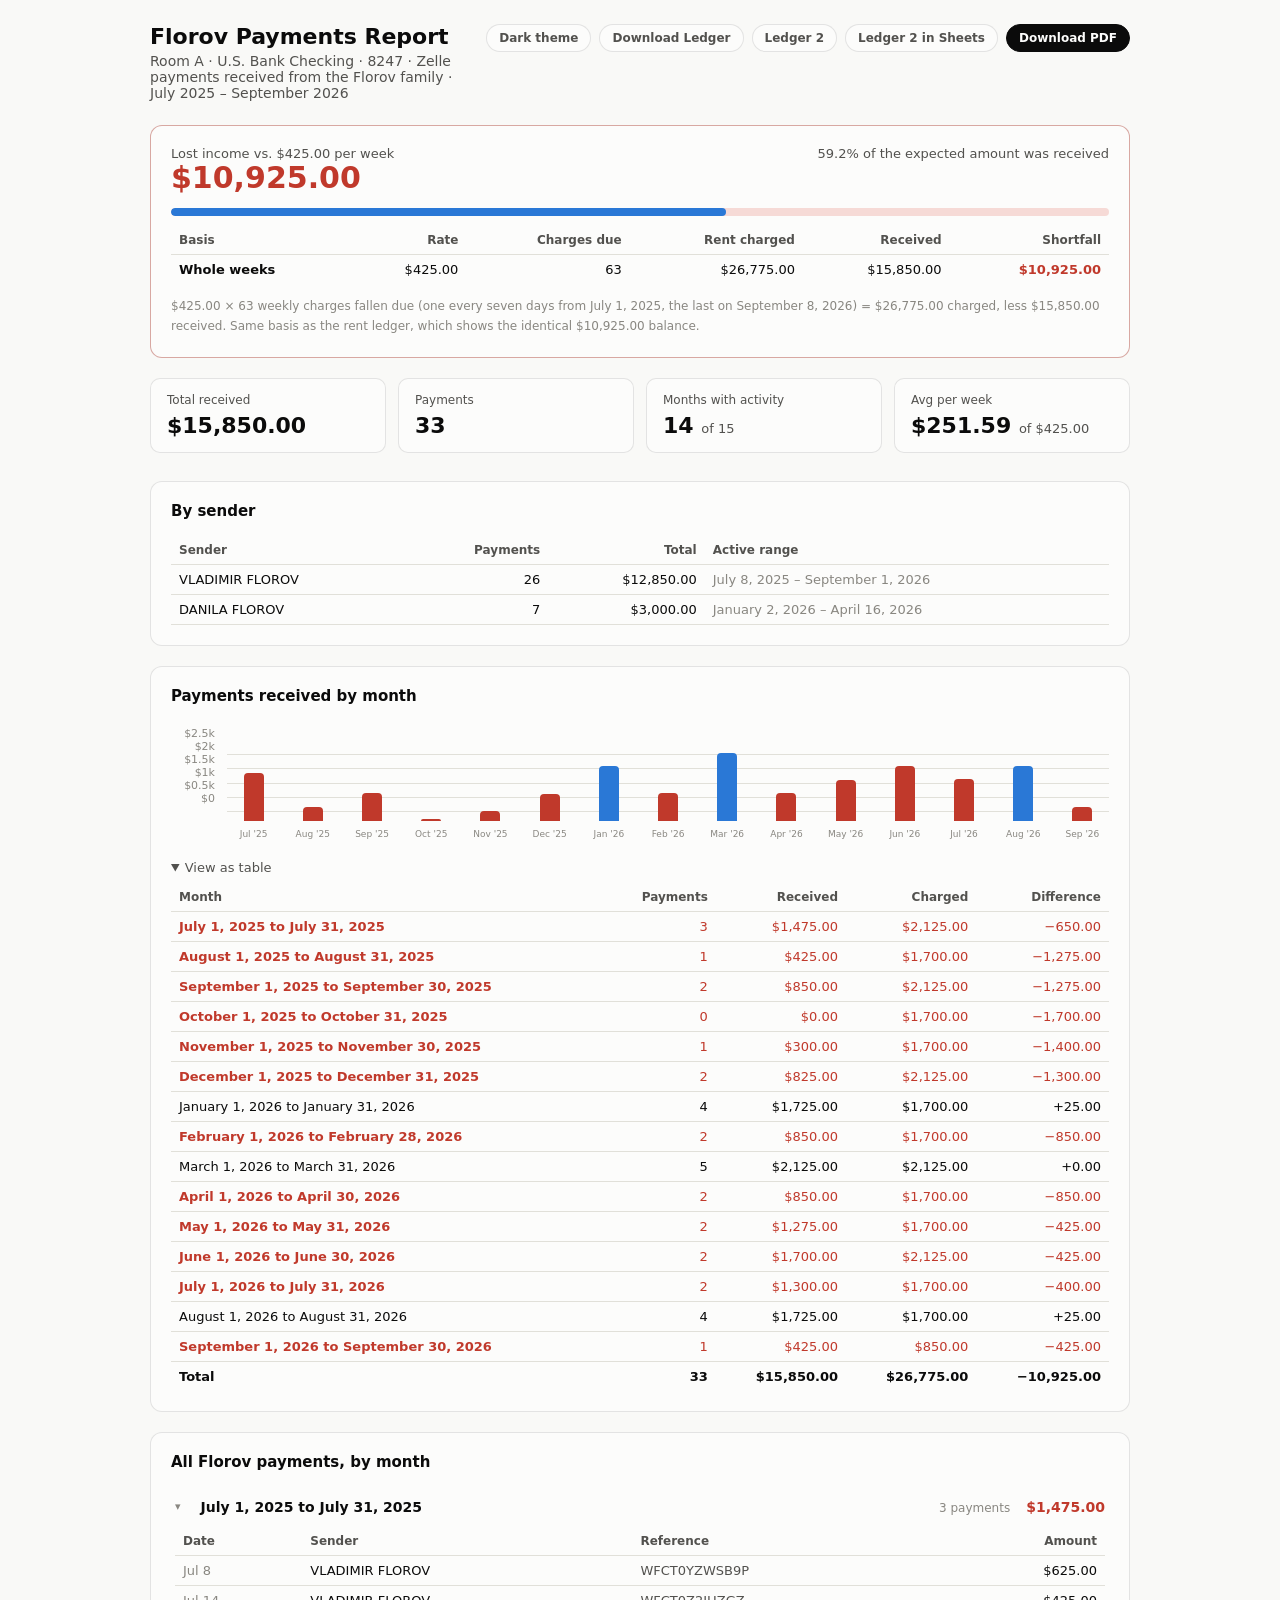
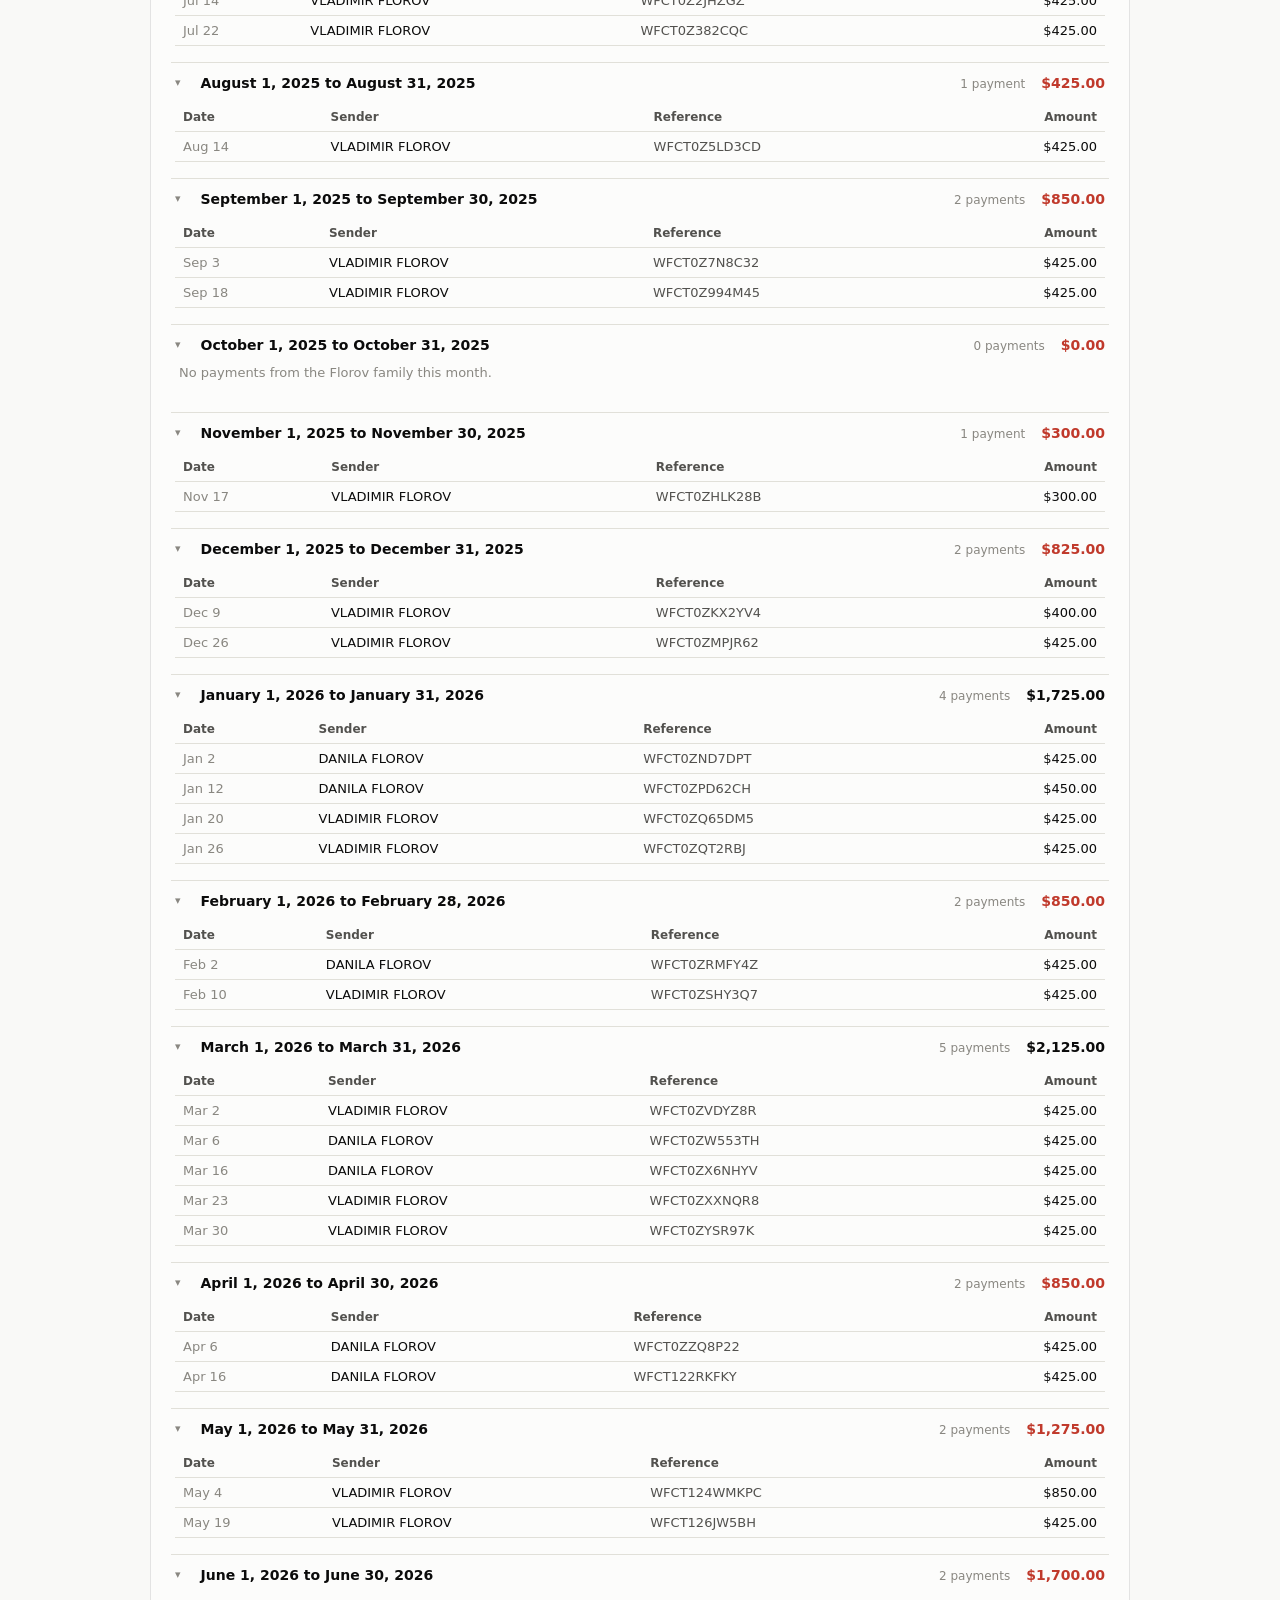
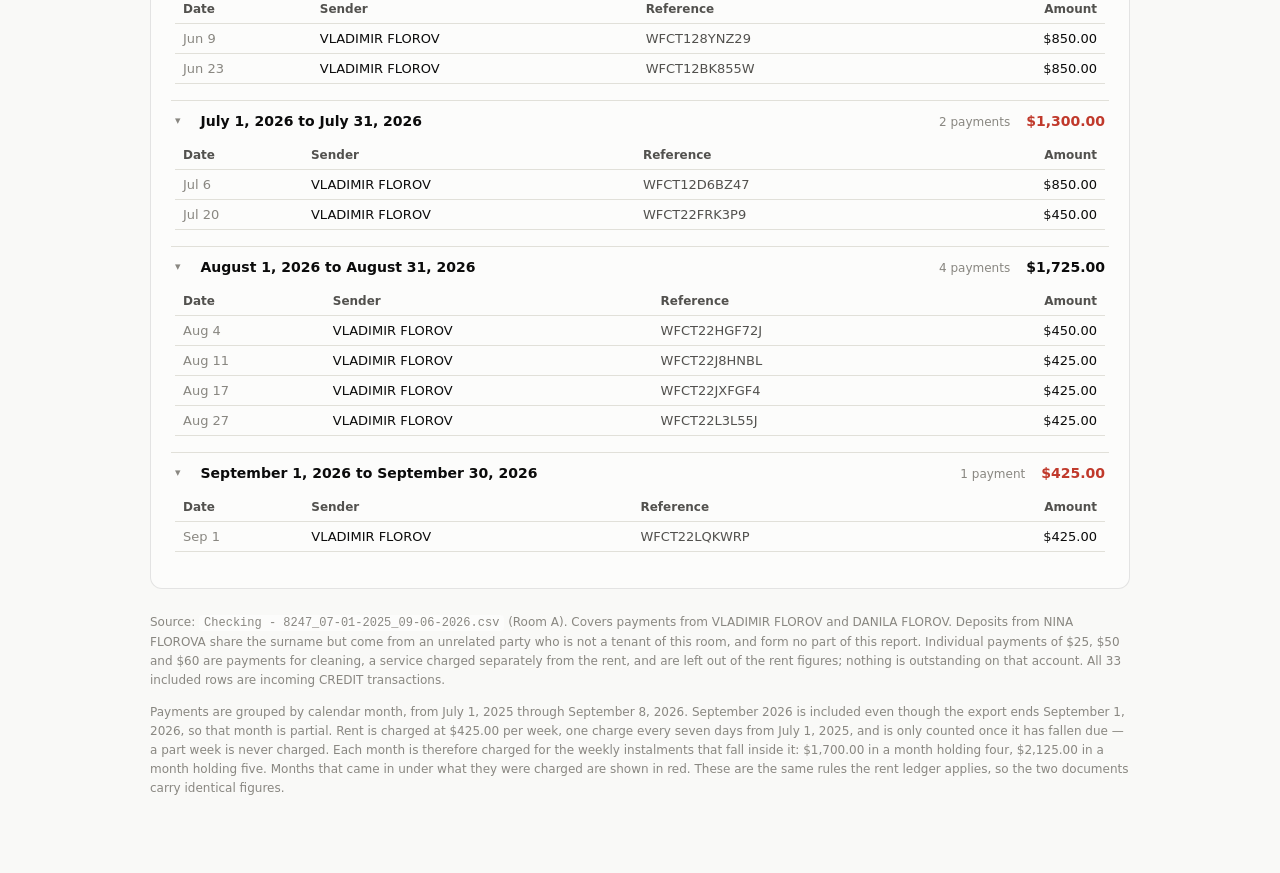
<file: Reports/Room 3/Florov_Payments_Report.html>
<!doctype html>
<html lang="en">
<head>
<meta charset="utf-8">
<meta name="viewport" content="width=device-width, initial-scale=1">
<title>Florov Payments Report — Room A</title>
<style>
  :root { color-scheme: light; }
  @media (prefers-color-scheme: dark) { :root:where(:not([data-theme="light"])) { color-scheme: dark; } }
  :root[data-theme="dark"] { color-scheme: dark; }
  :root[data-theme="light"] { color-scheme: light; }
  .viz-root {
    --surface-1:      #fcfcfb;
    --page-plane:     #f9f9f7;
    --text-primary:   #0b0b0b;
    --text-secondary: #52514e;
    --text-muted:     #898781;
    --gridline:       #e1e0d9;
    --baseline:       #c3c2b7;
    --border:         rgba(11,11,11,0.10);
    --series-1:       #2a78d6;
    --series-1-wash:  #cde2fb;
    --under:          #c0392b;
    --under-wash:     #f6dad6;
  }
  @media (prefers-color-scheme: dark) {
    :root:where(:not([data-theme="light"])) .viz-root {
      --surface-1:      #1a1a19;
      --page-plane:     #0d0d0d;
      --text-primary:   #ffffff;
      --text-secondary: #c3c2b7;
      --text-muted:     #898781;
      --gridline:       #2c2c2a;
      --baseline:       #383835;
      --border:         rgba(255,255,255,0.10);
      --series-1:       #3987e5;
      --series-1-wash:  #184f95;
      --under:          #e5695a;
      --under-wash:     #4a231f;
    }
  }
  :root[data-theme="dark"] .viz-root {
    --surface-1:      #1a1a19;
    --page-plane:     #0d0d0d;
    --text-primary:   #ffffff;
    --text-secondary: #c3c2b7;
    --text-muted:     #898781;
    --gridline:       #2c2c2a;
    --baseline:       #383835;
    --border:         rgba(255,255,255,0.10);
    --series-1:       #3987e5;
    --series-1-wash:  #184f95;
    --under:          #e5695a;
    --under-wash:     #4a231f;
  }

  * { box-sizing: border-box; }
  html { -webkit-text-size-adjust: 100%; }
  body { margin: 0; overflow-x: hidden; }
  .viz-root {
    font-family: system-ui, -apple-system, "Segoe UI", sans-serif;
    background: var(--page-plane);
    color: var(--text-primary);
    padding: 24px 16px 64px;
  }
  .wrap { max-width: 980px; margin: 0 auto; }
  h1, h2, td, th, p, summary { overflow-wrap: anywhere; }

  header.report-head { margin-bottom: 24px; display: flex; align-items: flex-start; justify-content: space-between; gap: 16px; }
  header.report-head h1 { font-size: 22px; margin: 0 0 4px; font-weight: 650; }
  header.report-head .sub { color: var(--text-secondary); font-size: 14px; }
  .head-actions { display: flex; gap: 8px; flex-shrink: 0; }
  .head-actions button, .head-actions a {
    cursor: pointer; font: inherit; font-size: 12px; font-weight: 600; white-space: nowrap;
    color: var(--text-secondary); background: var(--surface-1); text-decoration: none;
    display: inline-flex; align-items: center; justify-content: center;
    border: 1px solid var(--border); border-radius: 999px; padding: 6px 12px;
  }
  .head-actions button:hover, .head-actions a:hover { color: var(--text-primary); border-color: var(--baseline); }
  .head-actions .primary { color: var(--surface-1); background: var(--text-primary); border-color: var(--text-primary); }
  .head-actions .primary:hover { color: var(--surface-1); filter: brightness(1.15); }

  .stat-row { display: grid; grid-template-columns: repeat(4, 1fr); gap: 12px; margin-bottom: 28px; }
  .stat-tile { background: var(--surface-1); border: 1px solid var(--border); border-radius: 10px; padding: 14px 16px; }
  .stat-tile .label { font-size: 12px; color: var(--text-secondary); margin-bottom: 6px; }
  .stat-tile .value { font-size: 22px; font-weight: 650; font-variant-numeric: proportional-nums; }

  section.panel { background: var(--surface-1); border: 1px solid var(--border); border-radius: 12px; padding: 20px; margin-bottom: 20px; }
  section.panel h2 { font-size: 15px; margin: 0 0 16px; font-weight: 650; }

  .chart-area { display: flex; gap: 12px; }
  .y-axis { display: flex; flex-direction: column; justify-content: space-between; padding-bottom: 28px; width: 44px; flex-shrink: 0; }
  .y-axis .tick { font-size: 11px; color: var(--text-muted); text-align: right; transform: translateY(6px); }
  .chart-bars { flex: 1; display: flex; gap: clamp(2px, 0.6vw, 6px); align-items: stretch; position: relative; overflow-x: hidden; padding-top: 20px; min-width: 0; }
  .chart-bars::before {
    content: ""; position: absolute; inset: 20px 0 28px 0;
    background-image: repeating-linear-gradient(to top, var(--gridline) 0, var(--gridline) 1px, transparent 1px, transparent 20%);
    pointer-events: none;
  }
  .bar-col { flex: 1 1 0; min-width: 0; display: flex; flex-direction: column; align-items: center; position: relative; }
  .bar-track { flex: 1; width: 100%; display: flex; align-items: flex-end; justify-content: center; height: 220px; }
  .bar {
    width: 60%; max-width: 20px; min-width: 3px; background: var(--series-1);
    border-radius: 4px 4px 0 0; position: relative;
    min-height: 2px;
  }
  .bar-label {
    position: absolute; top: -20px; left: 50%; transform: translateX(-50%);
    font-size: 11px; color: var(--text-secondary); white-space: nowrap; font-weight: 600;
  }
  .bar-x { font-size: 9px; color: var(--text-muted); margin-top: 8px; white-space: normal; overflow-wrap: break-word; text-align: center; line-height: 1.25; max-width: 100%; }
  .bar-col[data-tip] { cursor: default; }
  .bar-col[data-tip]:hover .bar { background: var(--series-1); filter: brightness(1.08); }
  .bar-col[data-tip]::after {
    content: attr(data-tip);
    position: absolute; bottom: 100%; left: 50%; transform: translateX(-50%) translateY(-6px);
    background: var(--text-primary); color: var(--surface-1);
    font-size: 11px; padding: 5px 8px; border-radius: 6px; white-space: nowrap;
    opacity: 0; pointer-events: none; transition: opacity 0.12s ease; z-index: 5;
  }
  .bar-col[data-tip]:hover::after { opacity: 1; }
  .bar.under { background: var(--under); }
  .bar-col[data-tip]:hover .bar.under { background: var(--under); filter: brightness(1.08); }
  tr.under td { color: var(--under); }
  tr.under td:first-child { font-weight: 600; }
  .m-total.under { color: var(--under); }

  table { width: 100%; border-collapse: collapse; font-size: 13px; }
  th, td { text-align: left; padding: 7px 8px; border-bottom: 1px solid var(--gridline); }
  th { color: var(--text-secondary); font-weight: 600; font-size: 12px; }
  td.num, th.num { text-align: right; font-variant-numeric: tabular-nums; white-space: nowrap; overflow-wrap: normal; }
  tfoot td { font-weight: 650; border-bottom: none; border-top: 1px solid var(--baseline); }
  .monthly-table-wrap { margin-top: 20px; }
  .monthly-table-wrap summary { cursor: pointer; font-size: 13px; color: var(--text-secondary); margin-bottom: 8px; }

  details.month-block { border-bottom: 1px solid var(--gridline); }
  details.month-block:last-child { border-bottom: none; }
  details.month-block summary {
    list-style: none; cursor: pointer; padding: 12px 4px; display: flex; align-items: center; justify-content: space-between; gap: 12px;
  }
  details.month-block summary::-webkit-details-marker { display: none; }
  details.month-block summary::before { content: "▸"; color: var(--text-muted); margin-right: 8px; font-size: 11px; flex-shrink: 0; }
  details.month-block[open] summary::before { content: "▾"; }
  details.month-block summary .m-name { font-weight: 600; font-size: 14px; flex: 1; }
  details.month-block summary .m-meta { display: flex; gap: 16px; align-items: baseline; flex-shrink: 0; }
  details.month-block summary .m-count { font-size: 12px; color: var(--text-muted); white-space: nowrap; }
  details.month-block summary .m-total { font-size: 14px; font-weight: 650; font-variant-numeric: tabular-nums; white-space: nowrap; }
  .table-wrap { padding: 0 4px 16px; overflow-x: auto; }
  td.desc { color: var(--text-secondary); font-variant-numeric: tabular-nums; }
  td.date { white-space: nowrap; color: var(--text-muted); font-variant-numeric: tabular-nums; }

  section.shortfall { border-color: color-mix(in srgb, var(--under) 35%, var(--border)); }
  .sf-head { display: flex; align-items: baseline; justify-content: space-between; gap: 16px; flex-wrap: wrap; margin-bottom: 14px; }
  .sf-head .sf-label { font-size: 13px; color: var(--text-secondary); }
  .sf-head .sf-value { font-size: 30px; font-weight: 700; color: var(--under); font-variant-numeric: tabular-nums; line-height: 1.1; }
  .sf-meter { height: 8px; border-radius: 4px; background: var(--under-wash); overflow: hidden; margin-bottom: 10px; }
  .sf-meter > span { display: block; height: 100%; background: var(--series-1); border-radius: 4px; }
  .sf-table { margin-top: 4px; }
  .sf-table th:first-child, .sf-table td:first-child { font-weight: 600; }
  .sf-table tbody tr:last-child td { border-bottom: none; }
  .sf-table td.sf-gap { color: var(--under); font-weight: 650; }
  .sf-formula { font-size: 12px; color: var(--text-muted); margin-top: 12px; line-height: 1.7; }

  footer.notes { color: var(--text-muted); font-size: 12px; line-height: 1.6; margin-top: 24px; }
  footer.notes code { background: var(--surface-1); padding: 1px 5px; border-radius: 4px; }

  .lbl-short, .ref-inline { display: none; }

  @media (max-width: 700px) {
    .viz-root { padding: 16px 12px 48px; }
    header.report-head { flex-direction: column; align-items: stretch; gap: 12px; }
    header.report-head h1 { font-size: 19px; }
    header.report-head .sub { font-size: 13px; }
    .head-actions { flex-wrap: wrap; }
    .head-actions button, .head-actions a { flex: 1 1 auto; padding: 9px 12px; min-height: 44px; font-size: 13px; }
    details.month-block summary { min-height: 44px; }

    .stat-row { grid-template-columns: repeat(2, 1fr); gap: 8px; }
    .stat-tile { padding: 12px; }
    .stat-tile .value { font-size: 18px; }
    section.panel { padding: 16px 12px; border-radius: 10px; }

    /* labels collapse to "Jun 2025" so month rows stop overflowing */
    .lbl-long { display: none; }
    .lbl-short { display: inline; }

    table { font-size: 12px; }
    th, td { padding: 6px 4px; }
    td.date { white-space: normal; }

    /* the shortfall matrix stacks into one card per basis */
    .sf-head .sf-value { font-size: 26px; }
    .sf-table thead { display: none; }
    .sf-table, .sf-table tbody, .sf-table tr, .sf-table td { display: block; width: 100%; }
    .sf-table tr { padding: 10px 0; border-bottom: 1px solid var(--gridline); }
    .sf-table tbody tr:last-child { border-bottom: none; padding-bottom: 0; }
    .sf-table td { border: none; padding: 3px 0; display: flex; justify-content: space-between; gap: 12px; text-align: right; }
    .sf-table td::before { content: attr(data-label); color: var(--text-secondary); font-weight: 500; text-align: left; }
    .sf-table td:first-child { font-size: 14px; margin-bottom: 4px; }
    .sf-table td:first-child::before { content: none; }

    /* reference moves under the sender name instead of its own column */
    .col-ref { display: none; }
    .ref-inline { display: block; font-size: 10px; color: var(--text-muted); font-variant-numeric: tabular-nums; }

    /* marker + month on the first line, counts wrap onto the second */
    details.month-block summary { flex-wrap: wrap; gap: 2px 12px; padding: 12px 2px; }
    details.month-block summary .m-name { flex: 1 1 auto; }
    details.month-block summary .m-meta { flex: 1 0 100%; gap: 12px; padding-left: 19px; }
    .table-wrap { padding: 0 2px 14px; }

    .chart-area { gap: 6px; }
    .y-axis { width: 32px; }
    .y-axis .tick { font-size: 10px; }
    .bar-track { height: 170px; }
    .bar-x { font-size: 8px; }
    /* every third month keeps a label so the axis stays readable */
    .bar-col:not(:nth-child(3n+1)) .bar-x { visibility: hidden; }
    .bar-label { font-size: 10px; }
  }

  @media (max-width: 420px) {
    .stat-row { grid-template-columns: 1fr; }
    table { font-size: 11px; }
    .sf-table { font-size: 12px; }
  }

  /* PDF output: always light, no interactive chrome, panels kept whole across pages */
  @media print {
    :root, :root[data-theme="dark"], :root[data-theme="light"] { color-scheme: light; }
    :root .viz-root, :root[data-theme="dark"] .viz-root {
      --surface-1:      #ffffff;
      --page-plane:     #ffffff;
      --text-primary:   #0b0b0b;
      --text-secondary: #52514e;
      --text-muted:     #6b6a66;
      --gridline:       #e1e0d9;
      --baseline:       #c3c2b7;
      --border:         rgba(11,11,11,0.20);
      --series-1:       #2a78d6;
      --series-1-wash:  #cde2fb;
      --under:          #c0392b;
      --under-wash:     #f6dad6;
    }
    @page { size: A4 portrait; margin: 12mm; }
    body { background: #fff; }
    .viz-root { padding: 0; background: #fff; -webkit-print-color-adjust: exact; print-color-adjust: exact; }
    .wrap { max-width: none; }
    .head-actions { display: none !important; }
    section.panel { break-inside: avoid; }
    details.month-block { break-inside: avoid; }
    details.month-block summary { cursor: default; }
    .bar-col[data-tip]::after { display: none !important; }
    footer.notes { break-inside: avoid; }
    /* always print the full wide layout, even when printing from a phone */
    .lbl-long { display: inline !important; }
    .lbl-short, .ref-inline { display: none !important; }
    .col-ref { display: table-cell !important; }
    .sf-table { display: table; width: 100%; }
    .sf-table thead { display: table-header-group; }
    .sf-table tbody { display: table-row-group; }
    .sf-table tr { display: table-row; padding: 0; }
    .sf-table td { display: table-cell; padding: 7px 8px; text-align: left; }
    .sf-table td.num { text-align: right; }
    .sf-table td::before { content: none; }
    .bar-x { visibility: visible !important; }
  }
</style>
<script>
  // applied before first paint so a saved choice does not flash the other theme
  try {
    var saved = localStorage.getItem('florov-report-theme');
    if (saved === 'light' || saved === 'dark') document.documentElement.dataset.theme = saved;
  } catch (e) {}
</script>
</head>
<body>
<div class="viz-root">
  <div class="wrap">
    <header class="report-head">
      <div>
        <h1>Florov Payments Report</h1>
        <div class="sub">Room A · U.S. Bank Checking · 8247 · Zelle payments received from the Florov family · July 2025 – September 2026</div>
      </div>
      <div class="head-actions">
        <button type="button" id="theme-toggle"></button>
        <a href="Florov_Rent_Ledger.pdf" download>Download Ledger</a>
        <a href="Ledger%202.html">Ledger 2</a>
        <a href="https://docs.google.com/spreadsheets/d/12zTnqjHrIHjw3PC28JQXkEWVa-X_DBnd/edit?usp=sharing" target="_blank" rel="noopener">Ledger 2 in Sheets</a>
        <button type="button" class="primary" id="download">Download PDF</button>
      </div>
    </header>

    <section class="panel shortfall">
      <div class="sf-head">
        <div>
          <div class="sf-label">Lost income vs. $425.00 per week</div>
          <div class="sf-value">$10,925.00</div>
        </div>
        <div class="sf-label">59.2% of the expected amount was received</div>
      </div>
      <div class="sf-meter"><span style="width:59.20%"></span></div>
      <table class="sf-table">
        <thead><tr><th>Basis</th><th class="num">Rate</th><th class="num">Charges due</th><th class="num">Rent charged</th><th class="num">Received</th><th class="num">Shortfall</th></tr></thead>
        <tbody>
          <tr>
            <td data-label="Basis">Whole weeks</td>
            <td class="num" data-label="Rate">$425.00</td>
            <td class="num" data-label="Charges due">63</td>
            <td class="num" data-label="Rent charged">$26,775.00</td>
            <td class="num" data-label="Received">$15,850.00</td>
            <td class="num sf-gap" data-label="Shortfall">$10,925.00</td>
          </tr>
        </tbody>
      </table>
      <div class="sf-formula">
$425.00 × 63 weekly charges fallen due (one every seven days from July 1, 2025, the last on September 8, 2026) = $26,775.00 charged, less $15,850.00 received. Same basis as the rent ledger, which shows the identical $10,925.00 balance.
      </div>
    </section>

    <div class="stat-row">
      <div class="stat-tile"><div class="label">Total received</div><div class="value">$15,850.00</div></div>
      <div class="stat-tile"><div class="label">Payments</div><div class="value">33</div></div>
      <div class="stat-tile"><div class="label">Months with activity</div><div class="value">14 <span style="font-size:13px;font-weight:500;color:var(--text-secondary);">of 15</span></div></div>
      <div class="stat-tile"><div class="label">Avg per week</div><div class="value">$251.59 <span style="font-size:13px;font-weight:500;color:var(--text-secondary);">of $425.00</span></div></div>
    </div>

    <section class="panel">
      <h2>By sender</h2>
      <table>
        <thead><tr><th>Sender</th><th class="num">Payments</th><th class="num">Total</th><th>Active range</th></tr></thead>
        <tbody>
<tr><td>VLADIMIR FLOROV</td><td class="num">26</td><td class="num">$12,850.00</td><td class="date">July 8, 2025 – September 1, 2026</td></tr>
<tr><td>DANILA FLOROV</td><td class="num">7</td><td class="num">$3,000.00</td><td class="date">January 2, 2026 – April 16, 2026</td></tr>
        </tbody>
      </table>
    </section>

    <section class="panel">
      <h2>Payments received by month</h2>
      <div class="chart-area">
        <div class="y-axis">
<div class="tick"><span>$2.5k</span></div>
<div class="tick"><span>$2k</span></div>
<div class="tick"><span>$1.5k</span></div>
<div class="tick"><span>$1k</span></div>
<div class="tick"><span>$0.5k</span></div>
<div class="tick"><span>$0</span></div>
          <div class="tick" style="visibility:hidden">$0</div>
        </div>
        <div class="chart-bars">
<div class="bar-col" data-tip="July 1, 2025 to July 31, 2025: $1,475.00 of $2,125.00 across 3 txns — short $650.00">
    <div class="bar-track"><div class="bar under" style="height:59.00%"></div></div>
    <div class="bar-x">Jul '25</div>
  </div>
<div class="bar-col" data-tip="August 1, 2025 to August 31, 2025: $425.00 of $1,700.00 across 1 txns — short $1,275.00">
    <div class="bar-track"><div class="bar under" style="height:17.00%"></div></div>
    <div class="bar-x">Aug '25</div>
  </div>
<div class="bar-col" data-tip="September 1, 2025 to September 30, 2025: $850.00 of $2,125.00 across 2 txns — short $1,275.00">
    <div class="bar-track"><div class="bar under" style="height:34.00%"></div></div>
    <div class="bar-x">Sep '25</div>
  </div>
<div class="bar-col" data-tip="October 1, 2025 to October 31, 2025: $0.00 of $1,700.00 across 0 txns — short $1,700.00">
    <div class="bar-track"><div class="bar under" style="height:0.00%"></div></div>
    <div class="bar-x">Oct '25</div>
  </div>
<div class="bar-col" data-tip="November 1, 2025 to November 30, 2025: $300.00 of $1,700.00 across 1 txns — short $1,400.00">
    <div class="bar-track"><div class="bar under" style="height:12.00%"></div></div>
    <div class="bar-x">Nov '25</div>
  </div>
<div class="bar-col" data-tip="December 1, 2025 to December 31, 2025: $825.00 of $2,125.00 across 2 txns — short $1,300.00">
    <div class="bar-track"><div class="bar under" style="height:33.00%"></div></div>
    <div class="bar-x">Dec '25</div>
  </div>
<div class="bar-col" data-tip="January 1, 2026 to January 31, 2026: $1,725.00 of $1,700.00 across 4 txns — over by $25.00">
    <div class="bar-track"><div class="bar" style="height:69.00%"></div></div>
    <div class="bar-x">Jan '26</div>
  </div>
<div class="bar-col" data-tip="February 1, 2026 to February 28, 2026: $850.00 of $1,700.00 across 2 txns — short $850.00">
    <div class="bar-track"><div class="bar under" style="height:34.00%"></div></div>
    <div class="bar-x">Feb '26</div>
  </div>
<div class="bar-col" data-tip="March 1, 2026 to March 31, 2026: $2,125.00 of $2,125.00 across 5 txns">
    <div class="bar-track"><div class="bar" style="height:85.00%"></div></div>
    <div class="bar-x">Mar '26</div>
  </div>
<div class="bar-col" data-tip="April 1, 2026 to April 30, 2026: $850.00 of $1,700.00 across 2 txns — short $850.00">
    <div class="bar-track"><div class="bar under" style="height:34.00%"></div></div>
    <div class="bar-x">Apr '26</div>
  </div>
<div class="bar-col" data-tip="May 1, 2026 to May 31, 2026: $1,275.00 of $1,700.00 across 2 txns — short $425.00">
    <div class="bar-track"><div class="bar under" style="height:51.00%"></div></div>
    <div class="bar-x">May '26</div>
  </div>
<div class="bar-col" data-tip="June 1, 2026 to June 30, 2026: $1,700.00 of $2,125.00 across 2 txns — short $425.00">
    <div class="bar-track"><div class="bar under" style="height:68.00%"></div></div>
    <div class="bar-x">Jun '26</div>
  </div>
<div class="bar-col" data-tip="July 1, 2026 to July 31, 2026: $1,300.00 of $1,700.00 across 2 txns — short $400.00">
    <div class="bar-track"><div class="bar under" style="height:52.00%"></div></div>
    <div class="bar-x">Jul '26</div>
  </div>
<div class="bar-col" data-tip="August 1, 2026 to August 31, 2026: $1,725.00 of $1,700.00 across 4 txns — over by $25.00">
    <div class="bar-track"><div class="bar" style="height:69.00%"></div></div>
    <div class="bar-x">Aug '26</div>
  </div>
<div class="bar-col" data-tip="September 1, 2026 to September 30, 2026: $425.00 of $850.00 across 1 txns — short $425.00">
    <div class="bar-track"><div class="bar under" style="height:17.00%"></div></div>
    <div class="bar-x">Sep '26</div>
  </div>
        </div>
      </div>
      <details class="monthly-table-wrap" open>
        <summary>View as table</summary>
        <table>
          <thead><tr><th>Month</th><th class="num">Payments</th><th class="num">Received</th><th class="num">Charged</th><th class="num">Difference</th></tr></thead>
          <tbody>
<tr class="under"><td><span class="lbl-long">July 1, 2025 to July 31, 2025</span><span class="lbl-short">Jul 2025</span></td><td class="num">3</td><td class="num">$1,475.00</td><td class="num">$2,125.00</td><td class="num">−650.00</td></tr>
<tr class="under"><td><span class="lbl-long">August 1, 2025 to August 31, 2025</span><span class="lbl-short">Aug 2025</span></td><td class="num">1</td><td class="num">$425.00</td><td class="num">$1,700.00</td><td class="num">−1,275.00</td></tr>
<tr class="under"><td><span class="lbl-long">September 1, 2025 to September 30, 2025</span><span class="lbl-short">Sep 2025</span></td><td class="num">2</td><td class="num">$850.00</td><td class="num">$2,125.00</td><td class="num">−1,275.00</td></tr>
<tr class="under"><td><span class="lbl-long">October 1, 2025 to October 31, 2025</span><span class="lbl-short">Oct 2025</span></td><td class="num">0</td><td class="num">$0.00</td><td class="num">$1,700.00</td><td class="num">−1,700.00</td></tr>
<tr class="under"><td><span class="lbl-long">November 1, 2025 to November 30, 2025</span><span class="lbl-short">Nov 2025</span></td><td class="num">1</td><td class="num">$300.00</td><td class="num">$1,700.00</td><td class="num">−1,400.00</td></tr>
<tr class="under"><td><span class="lbl-long">December 1, 2025 to December 31, 2025</span><span class="lbl-short">Dec 2025</span></td><td class="num">2</td><td class="num">$825.00</td><td class="num">$2,125.00</td><td class="num">−1,300.00</td></tr>
<tr><td><span class="lbl-long">January 1, 2026 to January 31, 2026</span><span class="lbl-short">Jan 2026</span></td><td class="num">4</td><td class="num">$1,725.00</td><td class="num">$1,700.00</td><td class="num">+25.00</td></tr>
<tr class="under"><td><span class="lbl-long">February 1, 2026 to February 28, 2026</span><span class="lbl-short">Feb 2026</span></td><td class="num">2</td><td class="num">$850.00</td><td class="num">$1,700.00</td><td class="num">−850.00</td></tr>
<tr><td><span class="lbl-long">March 1, 2026 to March 31, 2026</span><span class="lbl-short">Mar 2026</span></td><td class="num">5</td><td class="num">$2,125.00</td><td class="num">$2,125.00</td><td class="num">+0.00</td></tr>
<tr class="under"><td><span class="lbl-long">April 1, 2026 to April 30, 2026</span><span class="lbl-short">Apr 2026</span></td><td class="num">2</td><td class="num">$850.00</td><td class="num">$1,700.00</td><td class="num">−850.00</td></tr>
<tr class="under"><td><span class="lbl-long">May 1, 2026 to May 31, 2026</span><span class="lbl-short">May 2026</span></td><td class="num">2</td><td class="num">$1,275.00</td><td class="num">$1,700.00</td><td class="num">−425.00</td></tr>
<tr class="under"><td><span class="lbl-long">June 1, 2026 to June 30, 2026</span><span class="lbl-short">Jun 2026</span></td><td class="num">2</td><td class="num">$1,700.00</td><td class="num">$2,125.00</td><td class="num">−425.00</td></tr>
<tr class="under"><td><span class="lbl-long">July 1, 2026 to July 31, 2026</span><span class="lbl-short">Jul 2026</span></td><td class="num">2</td><td class="num">$1,300.00</td><td class="num">$1,700.00</td><td class="num">−400.00</td></tr>
<tr><td><span class="lbl-long">August 1, 2026 to August 31, 2026</span><span class="lbl-short">Aug 2026</span></td><td class="num">4</td><td class="num">$1,725.00</td><td class="num">$1,700.00</td><td class="num">+25.00</td></tr>
<tr class="under"><td><span class="lbl-long">September 1, 2026 to September 30, 2026</span><span class="lbl-short">Sep 2026</span></td><td class="num">1</td><td class="num">$425.00</td><td class="num">$850.00</td><td class="num">−425.00</td></tr>
          </tbody>
          <tfoot><tr><td>Total</td><td class="num">33</td><td class="num">$15,850.00</td><td class="num">$26,775.00</td><td class="num">−10,925.00</td></tr></tfoot>
        </table>
      </details>
    </section>

    <section class="panel">
      <h2>All Florov payments, by month</h2>
      <div id="month-list">
<details class="month-block" data-range="2025-07-01_2025-07-31" open>
    <summary>
      <span class="m-name"><span class="lbl-long">July 1, 2025 to July 31, 2025</span><span class="lbl-short">Jul 2025</span></span>
      <span class="m-meta"><span class="m-count">3 payments</span><span class="m-total under">$1,475.00</span></span>
    </summary>
    <div class="table-wrap">
      <table class="txn-table">
        <thead><tr><th>Date</th><th>Sender</th><th class="col-ref">Reference</th><th class="num">Amount</th></tr></thead>
        <tbody>
<tr class="txn-row"><td class="date">Jul 8</td><td>VLADIMIR FLOROV<span class="ref-inline">WFCT0YZWSB9P</span></td><td class="desc col-ref">WFCT0YZWSB9P</td><td class="num amt">$625.00</td></tr>
<tr class="txn-row"><td class="date">Jul 14</td><td>VLADIMIR FLOROV<span class="ref-inline">WFCT0Z2JHZGZ</span></td><td class="desc col-ref">WFCT0Z2JHZGZ</td><td class="num amt">$425.00</td></tr>
<tr class="txn-row"><td class="date">Jul 22</td><td>VLADIMIR FLOROV<span class="ref-inline">WFCT0Z382CQC</span></td><td class="desc col-ref">WFCT0Z382CQC</td><td class="num amt">$425.00</td></tr>
        </tbody>
      </table>
    </div>
  </details>
<details class="month-block" data-range="2025-08-01_2025-08-31" open>
    <summary>
      <span class="m-name"><span class="lbl-long">August 1, 2025 to August 31, 2025</span><span class="lbl-short">Aug 2025</span></span>
      <span class="m-meta"><span class="m-count">1 payment</span><span class="m-total under">$425.00</span></span>
    </summary>
    <div class="table-wrap">
      <table class="txn-table">
        <thead><tr><th>Date</th><th>Sender</th><th class="col-ref">Reference</th><th class="num">Amount</th></tr></thead>
        <tbody>
<tr class="txn-row"><td class="date">Aug 14</td><td>VLADIMIR FLOROV<span class="ref-inline">WFCT0Z5LD3CD</span></td><td class="desc col-ref">WFCT0Z5LD3CD</td><td class="num amt">$425.00</td></tr>
        </tbody>
      </table>
    </div>
  </details>
<details class="month-block" data-range="2025-09-01_2025-09-30" open>
    <summary>
      <span class="m-name"><span class="lbl-long">September 1, 2025 to September 30, 2025</span><span class="lbl-short">Sep 2025</span></span>
      <span class="m-meta"><span class="m-count">2 payments</span><span class="m-total under">$850.00</span></span>
    </summary>
    <div class="table-wrap">
      <table class="txn-table">
        <thead><tr><th>Date</th><th>Sender</th><th class="col-ref">Reference</th><th class="num">Amount</th></tr></thead>
        <tbody>
<tr class="txn-row"><td class="date">Sep 3</td><td>VLADIMIR FLOROV<span class="ref-inline">WFCT0Z7N8C32</span></td><td class="desc col-ref">WFCT0Z7N8C32</td><td class="num amt">$425.00</td></tr>
<tr class="txn-row"><td class="date">Sep 18</td><td>VLADIMIR FLOROV<span class="ref-inline">WFCT0Z994M45</span></td><td class="desc col-ref">WFCT0Z994M45</td><td class="num amt">$425.00</td></tr>
        </tbody>
      </table>
    </div>
  </details>
<details class="month-block" data-range="2025-10-01_2025-10-31" open>
    <summary>
      <span class="m-name"><span class="lbl-long">October 1, 2025 to October 31, 2025</span><span class="lbl-short">Oct 2025</span></span>
      <span class="m-meta"><span class="m-count">0 payments</span><span class="m-total under">$0.00</span></span>
    </summary>
    <div class="table-wrap">
      <p style="padding:0 4px 16px;margin:0;color:var(--text-muted);font-size:13px;">No payments from the Florov family this month.</p>
    </div>
  </details>
<details class="month-block" data-range="2025-11-01_2025-11-30" open>
    <summary>
      <span class="m-name"><span class="lbl-long">November 1, 2025 to November 30, 2025</span><span class="lbl-short">Nov 2025</span></span>
      <span class="m-meta"><span class="m-count">1 payment</span><span class="m-total under">$300.00</span></span>
    </summary>
    <div class="table-wrap">
      <table class="txn-table">
        <thead><tr><th>Date</th><th>Sender</th><th class="col-ref">Reference</th><th class="num">Amount</th></tr></thead>
        <tbody>
<tr class="txn-row"><td class="date">Nov 17</td><td>VLADIMIR FLOROV<span class="ref-inline">WFCT0ZHLK28B</span></td><td class="desc col-ref">WFCT0ZHLK28B</td><td class="num amt">$300.00</td></tr>
        </tbody>
      </table>
    </div>
  </details>
<details class="month-block" data-range="2025-12-01_2025-12-31" open>
    <summary>
      <span class="m-name"><span class="lbl-long">December 1, 2025 to December 31, 2025</span><span class="lbl-short">Dec 2025</span></span>
      <span class="m-meta"><span class="m-count">2 payments</span><span class="m-total under">$825.00</span></span>
    </summary>
    <div class="table-wrap">
      <table class="txn-table">
        <thead><tr><th>Date</th><th>Sender</th><th class="col-ref">Reference</th><th class="num">Amount</th></tr></thead>
        <tbody>
<tr class="txn-row"><td class="date">Dec 9</td><td>VLADIMIR FLOROV<span class="ref-inline">WFCT0ZKX2YV4</span></td><td class="desc col-ref">WFCT0ZKX2YV4</td><td class="num amt">$400.00</td></tr>
<tr class="txn-row"><td class="date">Dec 26</td><td>VLADIMIR FLOROV<span class="ref-inline">WFCT0ZMPJR62</span></td><td class="desc col-ref">WFCT0ZMPJR62</td><td class="num amt">$425.00</td></tr>
        </tbody>
      </table>
    </div>
  </details>
<details class="month-block" data-range="2026-01-01_2026-01-31" open>
    <summary>
      <span class="m-name"><span class="lbl-long">January 1, 2026 to January 31, 2026</span><span class="lbl-short">Jan 2026</span></span>
      <span class="m-meta"><span class="m-count">4 payments</span><span class="m-total">$1,725.00</span></span>
    </summary>
    <div class="table-wrap">
      <table class="txn-table">
        <thead><tr><th>Date</th><th>Sender</th><th class="col-ref">Reference</th><th class="num">Amount</th></tr></thead>
        <tbody>
<tr class="txn-row"><td class="date">Jan 2</td><td>DANILA FLOROV<span class="ref-inline">WFCT0ZND7DPT</span></td><td class="desc col-ref">WFCT0ZND7DPT</td><td class="num amt">$425.00</td></tr>
<tr class="txn-row"><td class="date">Jan 12</td><td>DANILA FLOROV<span class="ref-inline">WFCT0ZPD62CH</span></td><td class="desc col-ref">WFCT0ZPD62CH</td><td class="num amt">$450.00</td></tr>
<tr class="txn-row"><td class="date">Jan 20</td><td>VLADIMIR FLOROV<span class="ref-inline">WFCT0ZQ65DM5</span></td><td class="desc col-ref">WFCT0ZQ65DM5</td><td class="num amt">$425.00</td></tr>
<tr class="txn-row"><td class="date">Jan 26</td><td>VLADIMIR FLOROV<span class="ref-inline">WFCT0ZQT2RBJ</span></td><td class="desc col-ref">WFCT0ZQT2RBJ</td><td class="num amt">$425.00</td></tr>
        </tbody>
      </table>
    </div>
  </details>
<details class="month-block" data-range="2026-02-01_2026-02-28" open>
    <summary>
      <span class="m-name"><span class="lbl-long">February 1, 2026 to February 28, 2026</span><span class="lbl-short">Feb 2026</span></span>
      <span class="m-meta"><span class="m-count">2 payments</span><span class="m-total under">$850.00</span></span>
    </summary>
    <div class="table-wrap">
      <table class="txn-table">
        <thead><tr><th>Date</th><th>Sender</th><th class="col-ref">Reference</th><th class="num">Amount</th></tr></thead>
        <tbody>
<tr class="txn-row"><td class="date">Feb 2</td><td>DANILA FLOROV<span class="ref-inline">WFCT0ZRMFY4Z</span></td><td class="desc col-ref">WFCT0ZRMFY4Z</td><td class="num amt">$425.00</td></tr>
<tr class="txn-row"><td class="date">Feb 10</td><td>VLADIMIR FLOROV<span class="ref-inline">WFCT0ZSHY3Q7</span></td><td class="desc col-ref">WFCT0ZSHY3Q7</td><td class="num amt">$425.00</td></tr>
        </tbody>
      </table>
    </div>
  </details>
<details class="month-block" data-range="2026-03-01_2026-03-31" open>
    <summary>
      <span class="m-name"><span class="lbl-long">March 1, 2026 to March 31, 2026</span><span class="lbl-short">Mar 2026</span></span>
      <span class="m-meta"><span class="m-count">5 payments</span><span class="m-total">$2,125.00</span></span>
    </summary>
    <div class="table-wrap">
      <table class="txn-table">
        <thead><tr><th>Date</th><th>Sender</th><th class="col-ref">Reference</th><th class="num">Amount</th></tr></thead>
        <tbody>
<tr class="txn-row"><td class="date">Mar 2</td><td>VLADIMIR FLOROV<span class="ref-inline">WFCT0ZVDYZ8R</span></td><td class="desc col-ref">WFCT0ZVDYZ8R</td><td class="num amt">$425.00</td></tr>
<tr class="txn-row"><td class="date">Mar 6</td><td>DANILA FLOROV<span class="ref-inline">WFCT0ZW553TH</span></td><td class="desc col-ref">WFCT0ZW553TH</td><td class="num amt">$425.00</td></tr>
<tr class="txn-row"><td class="date">Mar 16</td><td>DANILA FLOROV<span class="ref-inline">WFCT0ZX6NHYV</span></td><td class="desc col-ref">WFCT0ZX6NHYV</td><td class="num amt">$425.00</td></tr>
<tr class="txn-row"><td class="date">Mar 23</td><td>VLADIMIR FLOROV<span class="ref-inline">WFCT0ZXXNQR8</span></td><td class="desc col-ref">WFCT0ZXXNQR8</td><td class="num amt">$425.00</td></tr>
<tr class="txn-row"><td class="date">Mar 30</td><td>VLADIMIR FLOROV<span class="ref-inline">WFCT0ZYSR97K</span></td><td class="desc col-ref">WFCT0ZYSR97K</td><td class="num amt">$425.00</td></tr>
        </tbody>
      </table>
    </div>
  </details>
<details class="month-block" data-range="2026-04-01_2026-04-30" open>
    <summary>
      <span class="m-name"><span class="lbl-long">April 1, 2026 to April 30, 2026</span><span class="lbl-short">Apr 2026</span></span>
      <span class="m-meta"><span class="m-count">2 payments</span><span class="m-total under">$850.00</span></span>
    </summary>
    <div class="table-wrap">
      <table class="txn-table">
        <thead><tr><th>Date</th><th>Sender</th><th class="col-ref">Reference</th><th class="num">Amount</th></tr></thead>
        <tbody>
<tr class="txn-row"><td class="date">Apr 6</td><td>DANILA FLOROV<span class="ref-inline">WFCT0ZZQ8P22</span></td><td class="desc col-ref">WFCT0ZZQ8P22</td><td class="num amt">$425.00</td></tr>
<tr class="txn-row"><td class="date">Apr 16</td><td>DANILA FLOROV<span class="ref-inline">WFCT122RKFKY</span></td><td class="desc col-ref">WFCT122RKFKY</td><td class="num amt">$425.00</td></tr>
        </tbody>
      </table>
    </div>
  </details>
<details class="month-block" data-range="2026-05-01_2026-05-31" open>
    <summary>
      <span class="m-name"><span class="lbl-long">May 1, 2026 to May 31, 2026</span><span class="lbl-short">May 2026</span></span>
      <span class="m-meta"><span class="m-count">2 payments</span><span class="m-total under">$1,275.00</span></span>
    </summary>
    <div class="table-wrap">
      <table class="txn-table">
        <thead><tr><th>Date</th><th>Sender</th><th class="col-ref">Reference</th><th class="num">Amount</th></tr></thead>
        <tbody>
<tr class="txn-row"><td class="date">May 4</td><td>VLADIMIR FLOROV<span class="ref-inline">WFCT124WMKPC</span></td><td class="desc col-ref">WFCT124WMKPC</td><td class="num amt">$850.00</td></tr>
<tr class="txn-row"><td class="date">May 19</td><td>VLADIMIR FLOROV<span class="ref-inline">WFCT126JW5BH</span></td><td class="desc col-ref">WFCT126JW5BH</td><td class="num amt">$425.00</td></tr>
        </tbody>
      </table>
    </div>
  </details>
<details class="month-block" data-range="2026-06-01_2026-06-30" open>
    <summary>
      <span class="m-name"><span class="lbl-long">June 1, 2026 to June 30, 2026</span><span class="lbl-short">Jun 2026</span></span>
      <span class="m-meta"><span class="m-count">2 payments</span><span class="m-total under">$1,700.00</span></span>
    </summary>
    <div class="table-wrap">
      <table class="txn-table">
        <thead><tr><th>Date</th><th>Sender</th><th class="col-ref">Reference</th><th class="num">Amount</th></tr></thead>
        <tbody>
<tr class="txn-row"><td class="date">Jun 9</td><td>VLADIMIR FLOROV<span class="ref-inline">WFCT128YNZ29</span></td><td class="desc col-ref">WFCT128YNZ29</td><td class="num amt">$850.00</td></tr>
<tr class="txn-row"><td class="date">Jun 23</td><td>VLADIMIR FLOROV<span class="ref-inline">WFCT12BK855W</span></td><td class="desc col-ref">WFCT12BK855W</td><td class="num amt">$850.00</td></tr>
        </tbody>
      </table>
    </div>
  </details>
<details class="month-block" data-range="2026-07-01_2026-07-31" open>
    <summary>
      <span class="m-name"><span class="lbl-long">July 1, 2026 to July 31, 2026</span><span class="lbl-short">Jul 2026</span></span>
      <span class="m-meta"><span class="m-count">2 payments</span><span class="m-total under">$1,300.00</span></span>
    </summary>
    <div class="table-wrap">
      <table class="txn-table">
        <thead><tr><th>Date</th><th>Sender</th><th class="col-ref">Reference</th><th class="num">Amount</th></tr></thead>
        <tbody>
<tr class="txn-row"><td class="date">Jul 6</td><td>VLADIMIR FLOROV<span class="ref-inline">WFCT12D6BZ47</span></td><td class="desc col-ref">WFCT12D6BZ47</td><td class="num amt">$850.00</td></tr>
<tr class="txn-row"><td class="date">Jul 20</td><td>VLADIMIR FLOROV<span class="ref-inline">WFCT22FRK3P9</span></td><td class="desc col-ref">WFCT22FRK3P9</td><td class="num amt">$450.00</td></tr>
        </tbody>
      </table>
    </div>
  </details>
<details class="month-block" data-range="2026-08-01_2026-08-31" open>
    <summary>
      <span class="m-name"><span class="lbl-long">August 1, 2026 to August 31, 2026</span><span class="lbl-short">Aug 2026</span></span>
      <span class="m-meta"><span class="m-count">4 payments</span><span class="m-total">$1,725.00</span></span>
    </summary>
    <div class="table-wrap">
      <table class="txn-table">
        <thead><tr><th>Date</th><th>Sender</th><th class="col-ref">Reference</th><th class="num">Amount</th></tr></thead>
        <tbody>
<tr class="txn-row"><td class="date">Aug 4</td><td>VLADIMIR FLOROV<span class="ref-inline">WFCT22HGF72J</span></td><td class="desc col-ref">WFCT22HGF72J</td><td class="num amt">$450.00</td></tr>
<tr class="txn-row"><td class="date">Aug 11</td><td>VLADIMIR FLOROV<span class="ref-inline">WFCT22J8HNBL</span></td><td class="desc col-ref">WFCT22J8HNBL</td><td class="num amt">$425.00</td></tr>
<tr class="txn-row"><td class="date">Aug 17</td><td>VLADIMIR FLOROV<span class="ref-inline">WFCT22JXFGF4</span></td><td class="desc col-ref">WFCT22JXFGF4</td><td class="num amt">$425.00</td></tr>
<tr class="txn-row"><td class="date">Aug 27</td><td>VLADIMIR FLOROV<span class="ref-inline">WFCT22L3L55J</span></td><td class="desc col-ref">WFCT22L3L55J</td><td class="num amt">$425.00</td></tr>
        </tbody>
      </table>
    </div>
  </details>
<details class="month-block" data-range="2026-09-01_2026-09-30" open>
    <summary>
      <span class="m-name"><span class="lbl-long">September 1, 2026 to September 30, 2026</span><span class="lbl-short">Sep 2026</span></span>
      <span class="m-meta"><span class="m-count">1 payment</span><span class="m-total under">$425.00</span></span>
    </summary>
    <div class="table-wrap">
      <table class="txn-table">
        <thead><tr><th>Date</th><th>Sender</th><th class="col-ref">Reference</th><th class="num">Amount</th></tr></thead>
        <tbody>
<tr class="txn-row"><td class="date">Sep 1</td><td>VLADIMIR FLOROV<span class="ref-inline">WFCT22LQKWRP</span></td><td class="desc col-ref">WFCT22LQKWRP</td><td class="num amt">$425.00</td></tr>
        </tbody>
      </table>
    </div>
  </details>
      </div>
    </section>

    <footer class="notes">
      <p>Source: <code>Checking - 8247_07-01-2025_09-06-2026.csv</code> (Room A). Covers payments from VLADIMIR FLOROV and DANILA FLOROV. Deposits from NINA FLOROVA share the surname but come from an unrelated party who is not a tenant of this room, and form no part of this report. Individual payments of $25, $50 and $60 are payments for cleaning, a service charged separately from the rent, and are left out of the rent figures; nothing is outstanding on that account. All 33 included rows are incoming CREDIT transactions.</p>
      <p>Payments are grouped by calendar month, from July 1, 2025 through September 8, 2026. September 2026 is included even though the export ends September 1, 2026, so that month is partial. Rent is charged at $425.00 per week, one charge every seven days from July 1, 2025, and is only counted once it has fallen due — a part week is never charged. Each month is therefore charged for the weekly instalments that fall inside it: $1,700.00 in a month holding four, $2,125.00 in a month holding five. Months that came in under what they were charged are shown in red. These are the same rules the rent ledger applies, so the two documents carry identical figures.</p>
    </footer>
  </div>
</div>

<script>
  var root = document.documentElement;
  var btn = document.getElementById('theme-toggle');
  var systemDark = window.matchMedia('(prefers-color-scheme: dark)');

  function isDark() {
    var set = root.dataset.theme;
    return set ? set === 'dark' : systemDark.matches;
  }
  function sync() {
    var dark = isDark();
    btn.textContent = dark ? 'Light theme' : 'Dark theme';
    btn.setAttribute('aria-label', dark ? 'Switch to light theme' : 'Switch to dark theme');
  }
  btn.addEventListener('click', function () {
    root.dataset.theme = isDark() ? 'light' : 'dark';
    try { localStorage.setItem('florov-report-theme', root.dataset.theme); } catch (e) {}
    sync();
  });
  systemDark.addEventListener('change', sync);
  sync();

  // Download = render this page to PDF through the browser's print pipeline,
  // with every collapsed month temporarily expanded so nothing is missing.
  var collapsed = [];
  window.addEventListener('beforeprint', function () {
    collapsed = Array.prototype.filter.call(document.querySelectorAll('details'), function (d) { return !d.open; });
    collapsed.forEach(function (d) { d.open = true; });
  });
  window.addEventListener('afterprint', function () {
    collapsed.forEach(function (d) { d.open = false; });
    collapsed = [];
  });
  document.getElementById('download').addEventListener('click', function () { window.print(); });
</script>
</body>
</html>
</file>
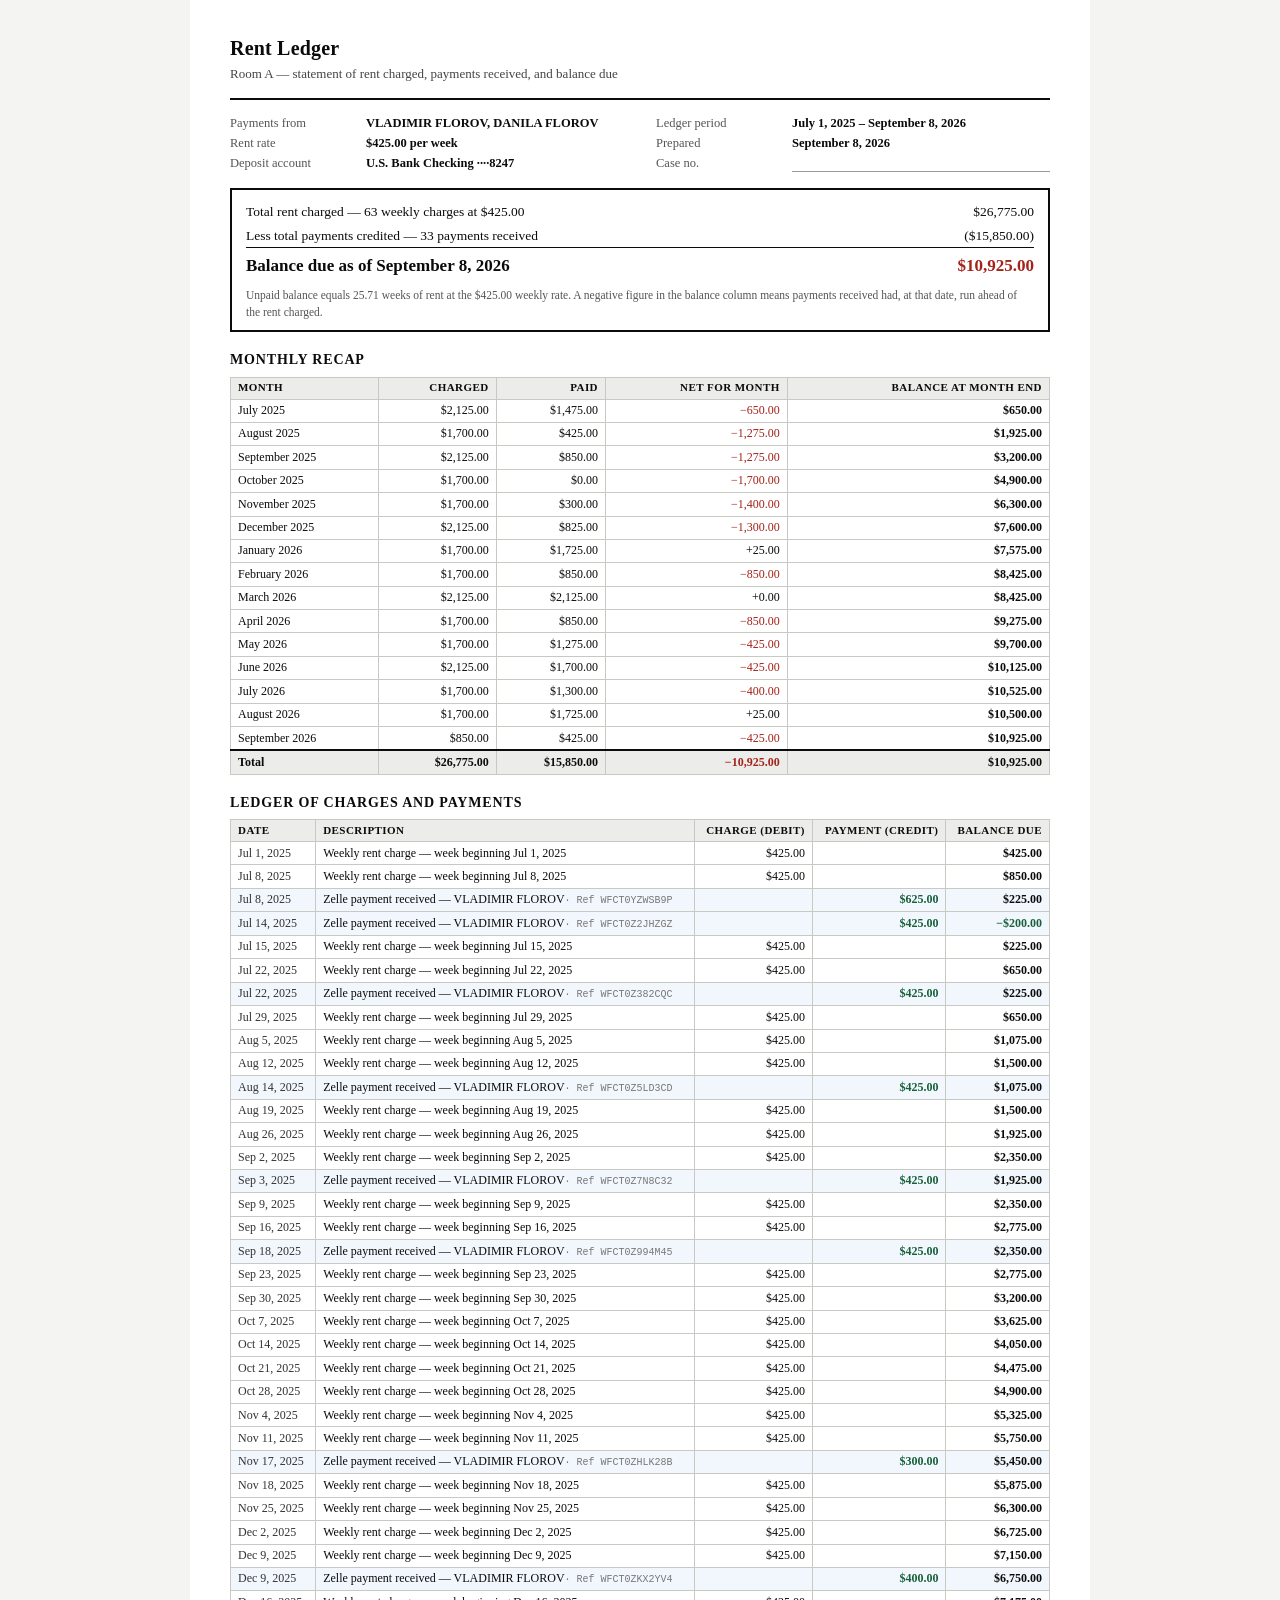
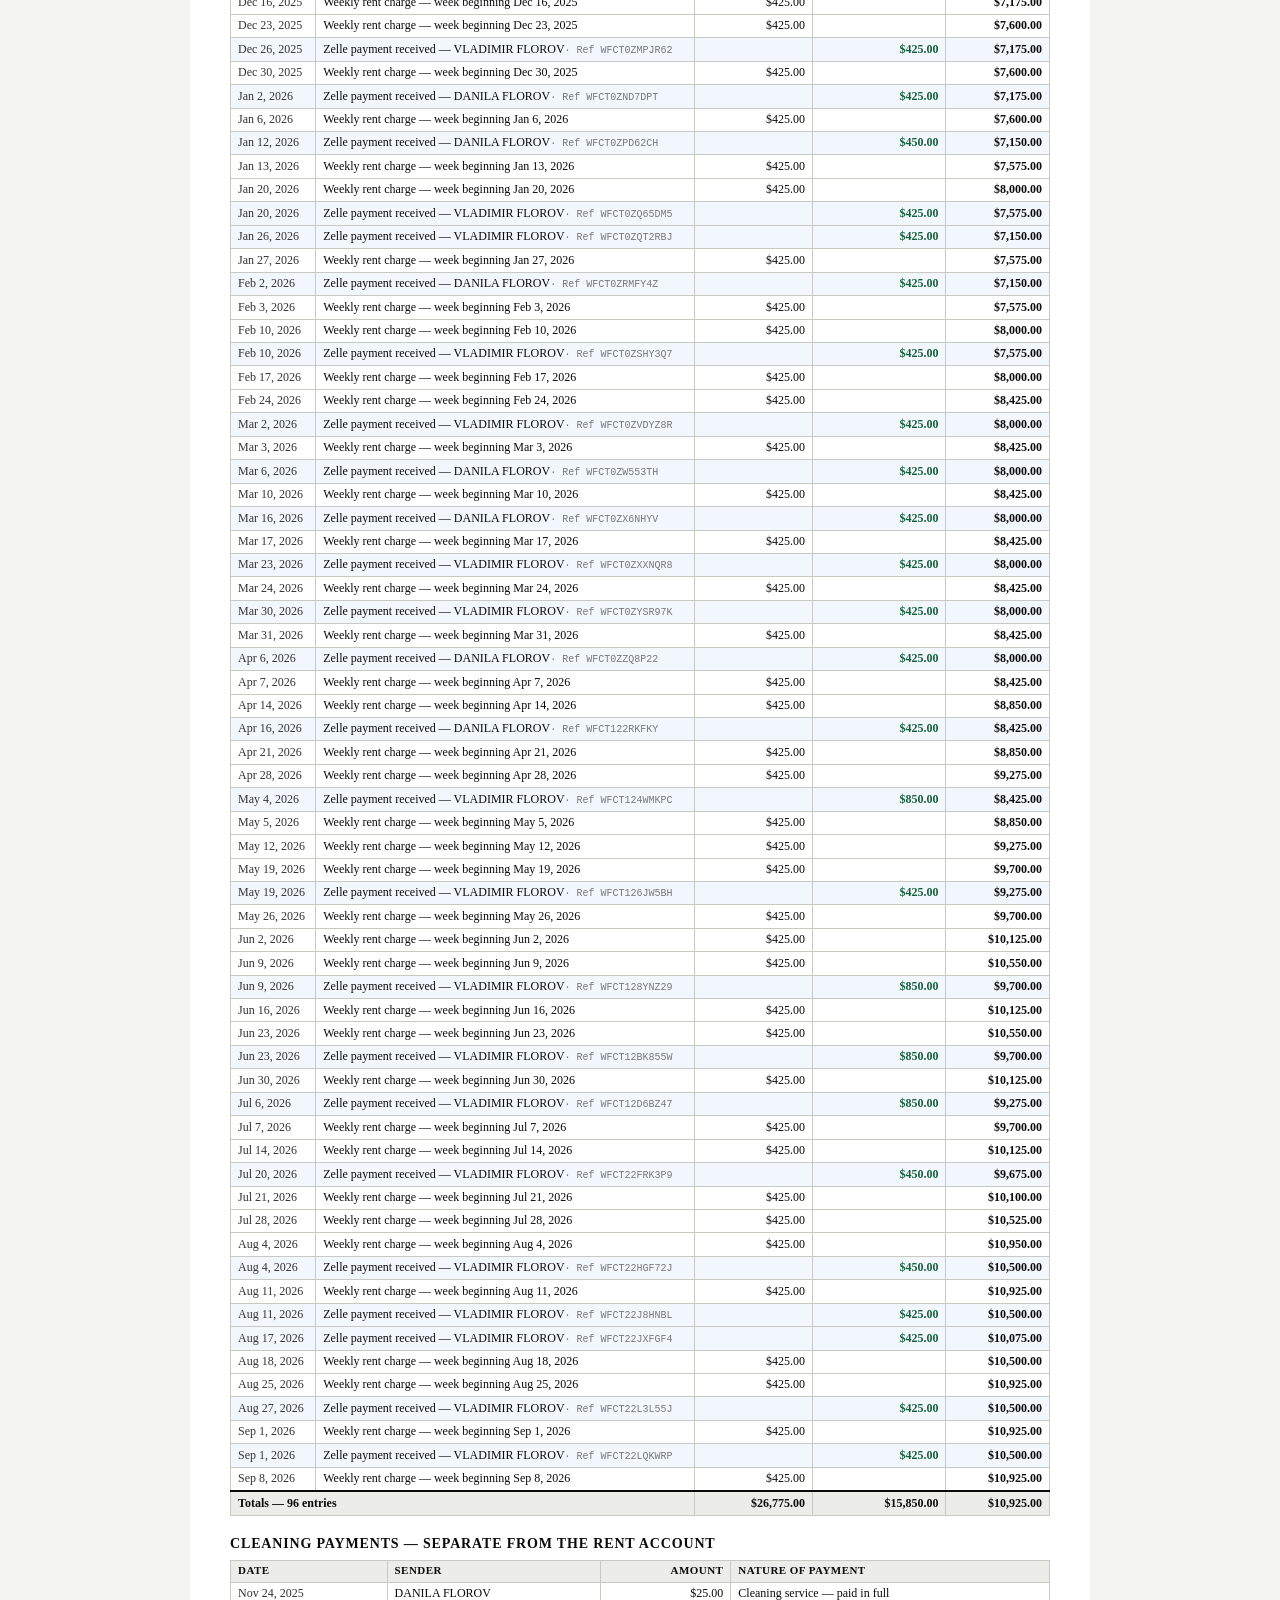
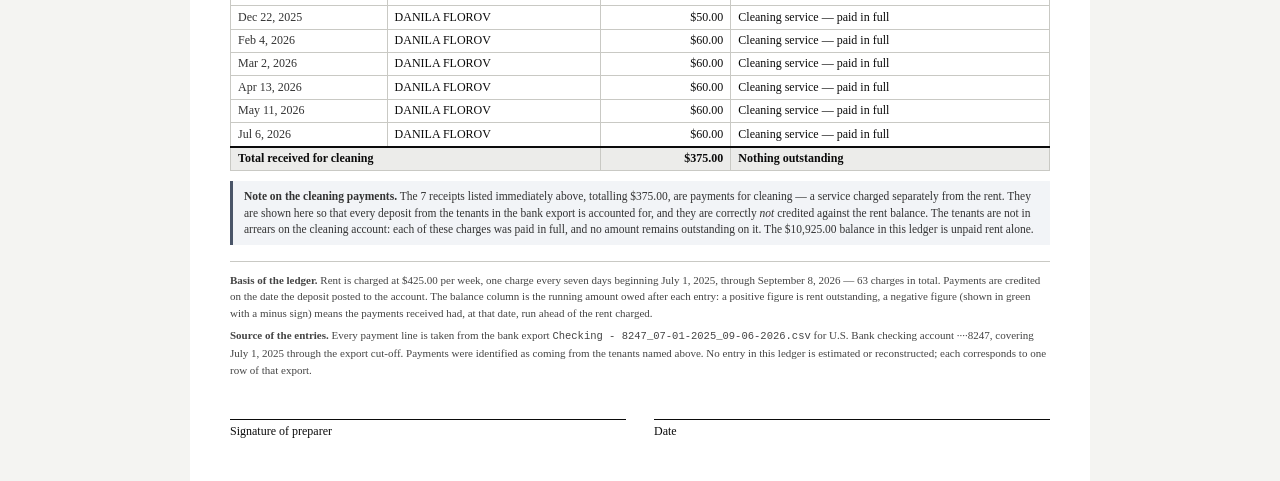
<file: Reports/Room 3/Florov_Rent_Ledger.html>
<!doctype html>
<html lang="en">
<head>
<meta charset="utf-8">
<meta name="viewport" content="width=device-width, initial-scale=1">
<title>Rent Ledger — Room A — Florov</title>
<style>
  :root { color-scheme: light; }
  * { box-sizing: border-box; }
  html { -webkit-text-size-adjust: 100%; }
  body {
    margin: 0; background: #f4f4f2; color: #0b0b0b;
    font-family: "Times New Roman", Georgia, serif;
    font-size: 13px; line-height: 1.45;
  }
  .sheet { max-width: 900px; margin: 0 auto; background: #fff; padding: 34px 40px 40px; }

  h1 { font-size: 20px; margin: 0 0 2px; letter-spacing: 0.01em; }
  .doc-sub { font-size: 13px; color: #444; margin-bottom: 14px; }
  hr.rule { border: none; border-top: 2px solid #0b0b0b; margin: 0 0 14px; }

  .meta { display: grid; grid-template-columns: repeat(2, 1fr); gap: 2px 32px; margin-bottom: 16px; font-size: 12.5px; }
  .meta div { display: flex; gap: 8px; }
  .meta .k { color: #555; min-width: 128px; flex-shrink: 0; }
  .meta .v { font-weight: 700; }
  .fill { border-bottom: 1px solid #999; flex: 1; min-width: 80px; }

  .totals { border: 2px solid #0b0b0b; padding: 10px 14px; margin-bottom: 16px; }
  .totals table { width: 100%; border-collapse: collapse; }
  .totals td { padding: 2px 0; font-size: 13.5px; }
  .totals td.num { text-align: right; font-variant-numeric: tabular-nums; }
  .totals tr.grand td { border-top: 1.5px solid #0b0b0b; padding-top: 6px; font-size: 17px; font-weight: 700; }
  .totals tr.grand td.num { color: #a3231a; }
  .totals .note { font-size: 11.5px; color: #555; margin-top: 6px; }

  h2 { font-size: 14px; margin: 18px 0 6px; text-transform: uppercase; letter-spacing: 0.06em; }

  table.grid { width: 100%; border-collapse: collapse; font-size: 12px; }
  table.grid th, table.grid td { border: 1px solid #c9c9c4; padding: 2.5px 7px; vertical-align: top; }
  table.grid thead th { background: #ececea; font-size: 11px; text-transform: uppercase; letter-spacing: 0.04em; text-align: left; }
  table.grid td.num, table.grid th.num { text-align: right; font-variant-numeric: tabular-nums; white-space: nowrap; }
  table.grid td.date { white-space: nowrap; color: #333; }
  table.grid td.bal { font-weight: 700; }
  table.grid tr.pay td { background: #f2f7fd; }
  table.grid tr.pay td.credit { color: #17603a; font-weight: 700; }
  table.grid td.short, table.grid td.num.short { color: #a3231a; }
  table.grid td.bal.ahead { color: #17603a; }
  table.grid tfoot td { background: #ececea; font-weight: 700; border-top: 2px solid #0b0b0b; }
  .desc .ref { font-size: 10px; color: #777; font-family: ui-monospace, "Courier New", monospace; white-space: nowrap; }

  .disclosure { border-left: 3px solid #4a5568; padding: 7px 11px; margin: 10px 0 0; font-size: 11.5px; color: #333; background: #f2f4f7; }

  footer.notes { margin-top: 16px; padding-top: 10px; border-top: 1px solid #c9c9c4; font-size: 11px; color: #444; line-height: 1.5; }
  footer.notes p { margin: 0 0 6px; }
  footer.notes code { font-family: ui-monospace, "Courier New", monospace; font-size: 10.5px; }
  .sign { margin-top: 18px; display: grid; grid-template-columns: 1fr 1fr; gap: 28px; font-size: 12px; }
  .sign .line { border-bottom: 1px solid #0b0b0b; height: 24px; margin-bottom: 3px; }
  /* footnotes and signature travel together so the signature never lands on a page of its own */
  .tail { break-inside: avoid; }

  @media (max-width: 700px) {
    .sheet { padding: 20px 14px 40px; }
    .meta { grid-template-columns: 1fr; }
    table.grid { font-size: 11px; }
    table.grid th, table.grid td { padding: 4px; }
    .sign { grid-template-columns: 1fr; }
  }

  @media print {
    body { background: #fff; }
    .sheet { max-width: none; padding: 0; }
    @page { size: A4 portrait; margin: 14mm; }
    table.grid thead { display: table-header-group; }
    table.grid tr { break-inside: avoid; }
    .totals, .disclosure, .sign, .tail { break-inside: avoid; }
    table.grid { font-size: 11.5px; }
    table.grid th, table.grid td { padding: 2px 6px; }
    h2 { margin: 14px 0 5px; }
    -webkit-print-color-adjust: exact; print-color-adjust: exact;
  }
</style>
</head>
<body>
<div class="sheet">

  <h1>Rent Ledger</h1>
  <div class="doc-sub">Room A — statement of rent charged, payments received, and balance due</div>
  <hr class="rule">

  <div class="meta">
    <div><span class="k">Payments from</span><span class="v">VLADIMIR FLOROV, DANILA FLOROV</span></div>
    <div><span class="k">Ledger period</span><span class="v">July 1, 2025 – September 8, 2026</span></div>
    <div><span class="k">Rent rate</span><span class="v">$425.00 per week</span></div>
    <div><span class="k">Prepared</span><span class="v">September 8, 2026</span></div>
    <div><span class="k">Deposit account</span><span class="v">U.S. Bank Checking ····8247</span></div>
    <div><span class="k">Case no.</span><span class="fill"></span></div>
  </div>

  <div class="totals">
    <table>
      <tr><td>Total rent charged — 63 weekly charges at $425.00</td><td class="num">$26,775.00</td></tr>
      <tr><td>Less total payments credited — 33 payments received</td><td class="num">($15,850.00)</td></tr>
      <tr class="grand"><td>Balance due as of September 8, 2026</td><td class="num">$10,925.00</td></tr>
    </table>
    <div class="note">Unpaid balance equals 25.71 weeks of rent at the $425.00 weekly rate.
      A negative figure in the balance column means payments received had, at that date, run ahead of the rent charged.</div>
  </div>

  <h2>Monthly recap</h2>
  <table class="grid">
    <thead><tr><th>Month</th><th class="num">Charged</th><th class="num">Paid</th><th class="num">Net for month</th><th class="num">Balance at month end</th></tr></thead>
    <tbody>
<tr><td>July 2025</td><td class="num">$2,125.00</td><td class="num">$1,475.00</td><td class="num short">−650.00</td><td class="num bal">$650.00</td></tr>
<tr><td>August 2025</td><td class="num">$1,700.00</td><td class="num">$425.00</td><td class="num short">−1,275.00</td><td class="num bal">$1,925.00</td></tr>
<tr><td>September 2025</td><td class="num">$2,125.00</td><td class="num">$850.00</td><td class="num short">−1,275.00</td><td class="num bal">$3,200.00</td></tr>
<tr><td>October 2025</td><td class="num">$1,700.00</td><td class="num">$0.00</td><td class="num short">−1,700.00</td><td class="num bal">$4,900.00</td></tr>
<tr><td>November 2025</td><td class="num">$1,700.00</td><td class="num">$300.00</td><td class="num short">−1,400.00</td><td class="num bal">$6,300.00</td></tr>
<tr><td>December 2025</td><td class="num">$2,125.00</td><td class="num">$825.00</td><td class="num short">−1,300.00</td><td class="num bal">$7,600.00</td></tr>
<tr><td>January 2026</td><td class="num">$1,700.00</td><td class="num">$1,725.00</td><td class="num">+25.00</td><td class="num bal">$7,575.00</td></tr>
<tr><td>February 2026</td><td class="num">$1,700.00</td><td class="num">$850.00</td><td class="num short">−850.00</td><td class="num bal">$8,425.00</td></tr>
<tr><td>March 2026</td><td class="num">$2,125.00</td><td class="num">$2,125.00</td><td class="num">+0.00</td><td class="num bal">$8,425.00</td></tr>
<tr><td>April 2026</td><td class="num">$1,700.00</td><td class="num">$850.00</td><td class="num short">−850.00</td><td class="num bal">$9,275.00</td></tr>
<tr><td>May 2026</td><td class="num">$1,700.00</td><td class="num">$1,275.00</td><td class="num short">−425.00</td><td class="num bal">$9,700.00</td></tr>
<tr><td>June 2026</td><td class="num">$2,125.00</td><td class="num">$1,700.00</td><td class="num short">−425.00</td><td class="num bal">$10,125.00</td></tr>
<tr><td>July 2026</td><td class="num">$1,700.00</td><td class="num">$1,300.00</td><td class="num short">−400.00</td><td class="num bal">$10,525.00</td></tr>
<tr><td>August 2026</td><td class="num">$1,700.00</td><td class="num">$1,725.00</td><td class="num">+25.00</td><td class="num bal">$10,500.00</td></tr>
<tr><td>September 2026</td><td class="num">$850.00</td><td class="num">$425.00</td><td class="num short">−425.00</td><td class="num bal">$10,925.00</td></tr>
    </tbody>
    <tfoot><tr><td>Total</td><td class="num">$26,775.00</td><td class="num">$15,850.00</td><td class="num short">−10,925.00</td><td class="num">$10,925.00</td></tr></tfoot>
  </table>

  <h2>Ledger of charges and payments</h2>
  <table class="grid">
    <thead><tr><th>Date</th><th>Description</th><th class="num">Charge (debit)</th><th class="num">Payment (credit)</th><th class="num">Balance due</th></tr></thead>
    <tbody>
<tr class="chg">
      <td class="date">Jul 1, 2025</td>
      <td class="desc">Weekly rent charge — week beginning Jul 1, 2025</td>
      <td class="num debit">$425.00</td>
      <td class="num credit"></td>
      <td class="num bal">$425.00</td>
    </tr>
<tr class="chg">
      <td class="date">Jul 8, 2025</td>
      <td class="desc">Weekly rent charge — week beginning Jul 8, 2025</td>
      <td class="num debit">$425.00</td>
      <td class="num credit"></td>
      <td class="num bal">$850.00</td>
    </tr>
<tr class="pay">
      <td class="date">Jul 8, 2025</td>
      <td class="desc">Zelle payment received — VLADIMIR FLOROV<span class="ref">· Ref WFCT0YZWSB9P</span></td>
      <td class="num debit"></td>
      <td class="num credit">$625.00</td>
      <td class="num bal">$225.00</td>
    </tr>
<tr class="pay">
      <td class="date">Jul 14, 2025</td>
      <td class="desc">Zelle payment received — VLADIMIR FLOROV<span class="ref">· Ref WFCT0Z2JHZGZ</span></td>
      <td class="num debit"></td>
      <td class="num credit">$425.00</td>
      <td class="num bal ahead">−$200.00</td>
    </tr>
<tr class="chg">
      <td class="date">Jul 15, 2025</td>
      <td class="desc">Weekly rent charge — week beginning Jul 15, 2025</td>
      <td class="num debit">$425.00</td>
      <td class="num credit"></td>
      <td class="num bal">$225.00</td>
    </tr>
<tr class="chg">
      <td class="date">Jul 22, 2025</td>
      <td class="desc">Weekly rent charge — week beginning Jul 22, 2025</td>
      <td class="num debit">$425.00</td>
      <td class="num credit"></td>
      <td class="num bal">$650.00</td>
    </tr>
<tr class="pay">
      <td class="date">Jul 22, 2025</td>
      <td class="desc">Zelle payment received — VLADIMIR FLOROV<span class="ref">· Ref WFCT0Z382CQC</span></td>
      <td class="num debit"></td>
      <td class="num credit">$425.00</td>
      <td class="num bal">$225.00</td>
    </tr>
<tr class="chg">
      <td class="date">Jul 29, 2025</td>
      <td class="desc">Weekly rent charge — week beginning Jul 29, 2025</td>
      <td class="num debit">$425.00</td>
      <td class="num credit"></td>
      <td class="num bal">$650.00</td>
    </tr>
<tr class="chg">
      <td class="date">Aug 5, 2025</td>
      <td class="desc">Weekly rent charge — week beginning Aug 5, 2025</td>
      <td class="num debit">$425.00</td>
      <td class="num credit"></td>
      <td class="num bal">$1,075.00</td>
    </tr>
<tr class="chg">
      <td class="date">Aug 12, 2025</td>
      <td class="desc">Weekly rent charge — week beginning Aug 12, 2025</td>
      <td class="num debit">$425.00</td>
      <td class="num credit"></td>
      <td class="num bal">$1,500.00</td>
    </tr>
<tr class="pay">
      <td class="date">Aug 14, 2025</td>
      <td class="desc">Zelle payment received — VLADIMIR FLOROV<span class="ref">· Ref WFCT0Z5LD3CD</span></td>
      <td class="num debit"></td>
      <td class="num credit">$425.00</td>
      <td class="num bal">$1,075.00</td>
    </tr>
<tr class="chg">
      <td class="date">Aug 19, 2025</td>
      <td class="desc">Weekly rent charge — week beginning Aug 19, 2025</td>
      <td class="num debit">$425.00</td>
      <td class="num credit"></td>
      <td class="num bal">$1,500.00</td>
    </tr>
<tr class="chg">
      <td class="date">Aug 26, 2025</td>
      <td class="desc">Weekly rent charge — week beginning Aug 26, 2025</td>
      <td class="num debit">$425.00</td>
      <td class="num credit"></td>
      <td class="num bal">$1,925.00</td>
    </tr>
<tr class="chg">
      <td class="date">Sep 2, 2025</td>
      <td class="desc">Weekly rent charge — week beginning Sep 2, 2025</td>
      <td class="num debit">$425.00</td>
      <td class="num credit"></td>
      <td class="num bal">$2,350.00</td>
    </tr>
<tr class="pay">
      <td class="date">Sep 3, 2025</td>
      <td class="desc">Zelle payment received — VLADIMIR FLOROV<span class="ref">· Ref WFCT0Z7N8C32</span></td>
      <td class="num debit"></td>
      <td class="num credit">$425.00</td>
      <td class="num bal">$1,925.00</td>
    </tr>
<tr class="chg">
      <td class="date">Sep 9, 2025</td>
      <td class="desc">Weekly rent charge — week beginning Sep 9, 2025</td>
      <td class="num debit">$425.00</td>
      <td class="num credit"></td>
      <td class="num bal">$2,350.00</td>
    </tr>
<tr class="chg">
      <td class="date">Sep 16, 2025</td>
      <td class="desc">Weekly rent charge — week beginning Sep 16, 2025</td>
      <td class="num debit">$425.00</td>
      <td class="num credit"></td>
      <td class="num bal">$2,775.00</td>
    </tr>
<tr class="pay">
      <td class="date">Sep 18, 2025</td>
      <td class="desc">Zelle payment received — VLADIMIR FLOROV<span class="ref">· Ref WFCT0Z994M45</span></td>
      <td class="num debit"></td>
      <td class="num credit">$425.00</td>
      <td class="num bal">$2,350.00</td>
    </tr>
<tr class="chg">
      <td class="date">Sep 23, 2025</td>
      <td class="desc">Weekly rent charge — week beginning Sep 23, 2025</td>
      <td class="num debit">$425.00</td>
      <td class="num credit"></td>
      <td class="num bal">$2,775.00</td>
    </tr>
<tr class="chg">
      <td class="date">Sep 30, 2025</td>
      <td class="desc">Weekly rent charge — week beginning Sep 30, 2025</td>
      <td class="num debit">$425.00</td>
      <td class="num credit"></td>
      <td class="num bal">$3,200.00</td>
    </tr>
<tr class="chg">
      <td class="date">Oct 7, 2025</td>
      <td class="desc">Weekly rent charge — week beginning Oct 7, 2025</td>
      <td class="num debit">$425.00</td>
      <td class="num credit"></td>
      <td class="num bal">$3,625.00</td>
    </tr>
<tr class="chg">
      <td class="date">Oct 14, 2025</td>
      <td class="desc">Weekly rent charge — week beginning Oct 14, 2025</td>
      <td class="num debit">$425.00</td>
      <td class="num credit"></td>
      <td class="num bal">$4,050.00</td>
    </tr>
<tr class="chg">
      <td class="date">Oct 21, 2025</td>
      <td class="desc">Weekly rent charge — week beginning Oct 21, 2025</td>
      <td class="num debit">$425.00</td>
      <td class="num credit"></td>
      <td class="num bal">$4,475.00</td>
    </tr>
<tr class="chg">
      <td class="date">Oct 28, 2025</td>
      <td class="desc">Weekly rent charge — week beginning Oct 28, 2025</td>
      <td class="num debit">$425.00</td>
      <td class="num credit"></td>
      <td class="num bal">$4,900.00</td>
    </tr>
<tr class="chg">
      <td class="date">Nov 4, 2025</td>
      <td class="desc">Weekly rent charge — week beginning Nov 4, 2025</td>
      <td class="num debit">$425.00</td>
      <td class="num credit"></td>
      <td class="num bal">$5,325.00</td>
    </tr>
<tr class="chg">
      <td class="date">Nov 11, 2025</td>
      <td class="desc">Weekly rent charge — week beginning Nov 11, 2025</td>
      <td class="num debit">$425.00</td>
      <td class="num credit"></td>
      <td class="num bal">$5,750.00</td>
    </tr>
<tr class="pay">
      <td class="date">Nov 17, 2025</td>
      <td class="desc">Zelle payment received — VLADIMIR FLOROV<span class="ref">· Ref WFCT0ZHLK28B</span></td>
      <td class="num debit"></td>
      <td class="num credit">$300.00</td>
      <td class="num bal">$5,450.00</td>
    </tr>
<tr class="chg">
      <td class="date">Nov 18, 2025</td>
      <td class="desc">Weekly rent charge — week beginning Nov 18, 2025</td>
      <td class="num debit">$425.00</td>
      <td class="num credit"></td>
      <td class="num bal">$5,875.00</td>
    </tr>
<tr class="chg">
      <td class="date">Nov 25, 2025</td>
      <td class="desc">Weekly rent charge — week beginning Nov 25, 2025</td>
      <td class="num debit">$425.00</td>
      <td class="num credit"></td>
      <td class="num bal">$6,300.00</td>
    </tr>
<tr class="chg">
      <td class="date">Dec 2, 2025</td>
      <td class="desc">Weekly rent charge — week beginning Dec 2, 2025</td>
      <td class="num debit">$425.00</td>
      <td class="num credit"></td>
      <td class="num bal">$6,725.00</td>
    </tr>
<tr class="chg">
      <td class="date">Dec 9, 2025</td>
      <td class="desc">Weekly rent charge — week beginning Dec 9, 2025</td>
      <td class="num debit">$425.00</td>
      <td class="num credit"></td>
      <td class="num bal">$7,150.00</td>
    </tr>
<tr class="pay">
      <td class="date">Dec 9, 2025</td>
      <td class="desc">Zelle payment received — VLADIMIR FLOROV<span class="ref">· Ref WFCT0ZKX2YV4</span></td>
      <td class="num debit"></td>
      <td class="num credit">$400.00</td>
      <td class="num bal">$6,750.00</td>
    </tr>
<tr class="chg">
      <td class="date">Dec 16, 2025</td>
      <td class="desc">Weekly rent charge — week beginning Dec 16, 2025</td>
      <td class="num debit">$425.00</td>
      <td class="num credit"></td>
      <td class="num bal">$7,175.00</td>
    </tr>
<tr class="chg">
      <td class="date">Dec 23, 2025</td>
      <td class="desc">Weekly rent charge — week beginning Dec 23, 2025</td>
      <td class="num debit">$425.00</td>
      <td class="num credit"></td>
      <td class="num bal">$7,600.00</td>
    </tr>
<tr class="pay">
      <td class="date">Dec 26, 2025</td>
      <td class="desc">Zelle payment received — VLADIMIR FLOROV<span class="ref">· Ref WFCT0ZMPJR62</span></td>
      <td class="num debit"></td>
      <td class="num credit">$425.00</td>
      <td class="num bal">$7,175.00</td>
    </tr>
<tr class="chg">
      <td class="date">Dec 30, 2025</td>
      <td class="desc">Weekly rent charge — week beginning Dec 30, 2025</td>
      <td class="num debit">$425.00</td>
      <td class="num credit"></td>
      <td class="num bal">$7,600.00</td>
    </tr>
<tr class="pay">
      <td class="date">Jan 2, 2026</td>
      <td class="desc">Zelle payment received — DANILA FLOROV<span class="ref">· Ref WFCT0ZND7DPT</span></td>
      <td class="num debit"></td>
      <td class="num credit">$425.00</td>
      <td class="num bal">$7,175.00</td>
    </tr>
<tr class="chg">
      <td class="date">Jan 6, 2026</td>
      <td class="desc">Weekly rent charge — week beginning Jan 6, 2026</td>
      <td class="num debit">$425.00</td>
      <td class="num credit"></td>
      <td class="num bal">$7,600.00</td>
    </tr>
<tr class="pay">
      <td class="date">Jan 12, 2026</td>
      <td class="desc">Zelle payment received — DANILA FLOROV<span class="ref">· Ref WFCT0ZPD62CH</span></td>
      <td class="num debit"></td>
      <td class="num credit">$450.00</td>
      <td class="num bal">$7,150.00</td>
    </tr>
<tr class="chg">
      <td class="date">Jan 13, 2026</td>
      <td class="desc">Weekly rent charge — week beginning Jan 13, 2026</td>
      <td class="num debit">$425.00</td>
      <td class="num credit"></td>
      <td class="num bal">$7,575.00</td>
    </tr>
<tr class="chg">
      <td class="date">Jan 20, 2026</td>
      <td class="desc">Weekly rent charge — week beginning Jan 20, 2026</td>
      <td class="num debit">$425.00</td>
      <td class="num credit"></td>
      <td class="num bal">$8,000.00</td>
    </tr>
<tr class="pay">
      <td class="date">Jan 20, 2026</td>
      <td class="desc">Zelle payment received — VLADIMIR FLOROV<span class="ref">· Ref WFCT0ZQ65DM5</span></td>
      <td class="num debit"></td>
      <td class="num credit">$425.00</td>
      <td class="num bal">$7,575.00</td>
    </tr>
<tr class="pay">
      <td class="date">Jan 26, 2026</td>
      <td class="desc">Zelle payment received — VLADIMIR FLOROV<span class="ref">· Ref WFCT0ZQT2RBJ</span></td>
      <td class="num debit"></td>
      <td class="num credit">$425.00</td>
      <td class="num bal">$7,150.00</td>
    </tr>
<tr class="chg">
      <td class="date">Jan 27, 2026</td>
      <td class="desc">Weekly rent charge — week beginning Jan 27, 2026</td>
      <td class="num debit">$425.00</td>
      <td class="num credit"></td>
      <td class="num bal">$7,575.00</td>
    </tr>
<tr class="pay">
      <td class="date">Feb 2, 2026</td>
      <td class="desc">Zelle payment received — DANILA FLOROV<span class="ref">· Ref WFCT0ZRMFY4Z</span></td>
      <td class="num debit"></td>
      <td class="num credit">$425.00</td>
      <td class="num bal">$7,150.00</td>
    </tr>
<tr class="chg">
      <td class="date">Feb 3, 2026</td>
      <td class="desc">Weekly rent charge — week beginning Feb 3, 2026</td>
      <td class="num debit">$425.00</td>
      <td class="num credit"></td>
      <td class="num bal">$7,575.00</td>
    </tr>
<tr class="chg">
      <td class="date">Feb 10, 2026</td>
      <td class="desc">Weekly rent charge — week beginning Feb 10, 2026</td>
      <td class="num debit">$425.00</td>
      <td class="num credit"></td>
      <td class="num bal">$8,000.00</td>
    </tr>
<tr class="pay">
      <td class="date">Feb 10, 2026</td>
      <td class="desc">Zelle payment received — VLADIMIR FLOROV<span class="ref">· Ref WFCT0ZSHY3Q7</span></td>
      <td class="num debit"></td>
      <td class="num credit">$425.00</td>
      <td class="num bal">$7,575.00</td>
    </tr>
<tr class="chg">
      <td class="date">Feb 17, 2026</td>
      <td class="desc">Weekly rent charge — week beginning Feb 17, 2026</td>
      <td class="num debit">$425.00</td>
      <td class="num credit"></td>
      <td class="num bal">$8,000.00</td>
    </tr>
<tr class="chg">
      <td class="date">Feb 24, 2026</td>
      <td class="desc">Weekly rent charge — week beginning Feb 24, 2026</td>
      <td class="num debit">$425.00</td>
      <td class="num credit"></td>
      <td class="num bal">$8,425.00</td>
    </tr>
<tr class="pay">
      <td class="date">Mar 2, 2026</td>
      <td class="desc">Zelle payment received — VLADIMIR FLOROV<span class="ref">· Ref WFCT0ZVDYZ8R</span></td>
      <td class="num debit"></td>
      <td class="num credit">$425.00</td>
      <td class="num bal">$8,000.00</td>
    </tr>
<tr class="chg">
      <td class="date">Mar 3, 2026</td>
      <td class="desc">Weekly rent charge — week beginning Mar 3, 2026</td>
      <td class="num debit">$425.00</td>
      <td class="num credit"></td>
      <td class="num bal">$8,425.00</td>
    </tr>
<tr class="pay">
      <td class="date">Mar 6, 2026</td>
      <td class="desc">Zelle payment received — DANILA FLOROV<span class="ref">· Ref WFCT0ZW553TH</span></td>
      <td class="num debit"></td>
      <td class="num credit">$425.00</td>
      <td class="num bal">$8,000.00</td>
    </tr>
<tr class="chg">
      <td class="date">Mar 10, 2026</td>
      <td class="desc">Weekly rent charge — week beginning Mar 10, 2026</td>
      <td class="num debit">$425.00</td>
      <td class="num credit"></td>
      <td class="num bal">$8,425.00</td>
    </tr>
<tr class="pay">
      <td class="date">Mar 16, 2026</td>
      <td class="desc">Zelle payment received — DANILA FLOROV<span class="ref">· Ref WFCT0ZX6NHYV</span></td>
      <td class="num debit"></td>
      <td class="num credit">$425.00</td>
      <td class="num bal">$8,000.00</td>
    </tr>
<tr class="chg">
      <td class="date">Mar 17, 2026</td>
      <td class="desc">Weekly rent charge — week beginning Mar 17, 2026</td>
      <td class="num debit">$425.00</td>
      <td class="num credit"></td>
      <td class="num bal">$8,425.00</td>
    </tr>
<tr class="pay">
      <td class="date">Mar 23, 2026</td>
      <td class="desc">Zelle payment received — VLADIMIR FLOROV<span class="ref">· Ref WFCT0ZXXNQR8</span></td>
      <td class="num debit"></td>
      <td class="num credit">$425.00</td>
      <td class="num bal">$8,000.00</td>
    </tr>
<tr class="chg">
      <td class="date">Mar 24, 2026</td>
      <td class="desc">Weekly rent charge — week beginning Mar 24, 2026</td>
      <td class="num debit">$425.00</td>
      <td class="num credit"></td>
      <td class="num bal">$8,425.00</td>
    </tr>
<tr class="pay">
      <td class="date">Mar 30, 2026</td>
      <td class="desc">Zelle payment received — VLADIMIR FLOROV<span class="ref">· Ref WFCT0ZYSR97K</span></td>
      <td class="num debit"></td>
      <td class="num credit">$425.00</td>
      <td class="num bal">$8,000.00</td>
    </tr>
<tr class="chg">
      <td class="date">Mar 31, 2026</td>
      <td class="desc">Weekly rent charge — week beginning Mar 31, 2026</td>
      <td class="num debit">$425.00</td>
      <td class="num credit"></td>
      <td class="num bal">$8,425.00</td>
    </tr>
<tr class="pay">
      <td class="date">Apr 6, 2026</td>
      <td class="desc">Zelle payment received — DANILA FLOROV<span class="ref">· Ref WFCT0ZZQ8P22</span></td>
      <td class="num debit"></td>
      <td class="num credit">$425.00</td>
      <td class="num bal">$8,000.00</td>
    </tr>
<tr class="chg">
      <td class="date">Apr 7, 2026</td>
      <td class="desc">Weekly rent charge — week beginning Apr 7, 2026</td>
      <td class="num debit">$425.00</td>
      <td class="num credit"></td>
      <td class="num bal">$8,425.00</td>
    </tr>
<tr class="chg">
      <td class="date">Apr 14, 2026</td>
      <td class="desc">Weekly rent charge — week beginning Apr 14, 2026</td>
      <td class="num debit">$425.00</td>
      <td class="num credit"></td>
      <td class="num bal">$8,850.00</td>
    </tr>
<tr class="pay">
      <td class="date">Apr 16, 2026</td>
      <td class="desc">Zelle payment received — DANILA FLOROV<span class="ref">· Ref WFCT122RKFKY</span></td>
      <td class="num debit"></td>
      <td class="num credit">$425.00</td>
      <td class="num bal">$8,425.00</td>
    </tr>
<tr class="chg">
      <td class="date">Apr 21, 2026</td>
      <td class="desc">Weekly rent charge — week beginning Apr 21, 2026</td>
      <td class="num debit">$425.00</td>
      <td class="num credit"></td>
      <td class="num bal">$8,850.00</td>
    </tr>
<tr class="chg">
      <td class="date">Apr 28, 2026</td>
      <td class="desc">Weekly rent charge — week beginning Apr 28, 2026</td>
      <td class="num debit">$425.00</td>
      <td class="num credit"></td>
      <td class="num bal">$9,275.00</td>
    </tr>
<tr class="pay">
      <td class="date">May 4, 2026</td>
      <td class="desc">Zelle payment received — VLADIMIR FLOROV<span class="ref">· Ref WFCT124WMKPC</span></td>
      <td class="num debit"></td>
      <td class="num credit">$850.00</td>
      <td class="num bal">$8,425.00</td>
    </tr>
<tr class="chg">
      <td class="date">May 5, 2026</td>
      <td class="desc">Weekly rent charge — week beginning May 5, 2026</td>
      <td class="num debit">$425.00</td>
      <td class="num credit"></td>
      <td class="num bal">$8,850.00</td>
    </tr>
<tr class="chg">
      <td class="date">May 12, 2026</td>
      <td class="desc">Weekly rent charge — week beginning May 12, 2026</td>
      <td class="num debit">$425.00</td>
      <td class="num credit"></td>
      <td class="num bal">$9,275.00</td>
    </tr>
<tr class="chg">
      <td class="date">May 19, 2026</td>
      <td class="desc">Weekly rent charge — week beginning May 19, 2026</td>
      <td class="num debit">$425.00</td>
      <td class="num credit"></td>
      <td class="num bal">$9,700.00</td>
    </tr>
<tr class="pay">
      <td class="date">May 19, 2026</td>
      <td class="desc">Zelle payment received — VLADIMIR FLOROV<span class="ref">· Ref WFCT126JW5BH</span></td>
      <td class="num debit"></td>
      <td class="num credit">$425.00</td>
      <td class="num bal">$9,275.00</td>
    </tr>
<tr class="chg">
      <td class="date">May 26, 2026</td>
      <td class="desc">Weekly rent charge — week beginning May 26, 2026</td>
      <td class="num debit">$425.00</td>
      <td class="num credit"></td>
      <td class="num bal">$9,700.00</td>
    </tr>
<tr class="chg">
      <td class="date">Jun 2, 2026</td>
      <td class="desc">Weekly rent charge — week beginning Jun 2, 2026</td>
      <td class="num debit">$425.00</td>
      <td class="num credit"></td>
      <td class="num bal">$10,125.00</td>
    </tr>
<tr class="chg">
      <td class="date">Jun 9, 2026</td>
      <td class="desc">Weekly rent charge — week beginning Jun 9, 2026</td>
      <td class="num debit">$425.00</td>
      <td class="num credit"></td>
      <td class="num bal">$10,550.00</td>
    </tr>
<tr class="pay">
      <td class="date">Jun 9, 2026</td>
      <td class="desc">Zelle payment received — VLADIMIR FLOROV<span class="ref">· Ref WFCT128YNZ29</span></td>
      <td class="num debit"></td>
      <td class="num credit">$850.00</td>
      <td class="num bal">$9,700.00</td>
    </tr>
<tr class="chg">
      <td class="date">Jun 16, 2026</td>
      <td class="desc">Weekly rent charge — week beginning Jun 16, 2026</td>
      <td class="num debit">$425.00</td>
      <td class="num credit"></td>
      <td class="num bal">$10,125.00</td>
    </tr>
<tr class="chg">
      <td class="date">Jun 23, 2026</td>
      <td class="desc">Weekly rent charge — week beginning Jun 23, 2026</td>
      <td class="num debit">$425.00</td>
      <td class="num credit"></td>
      <td class="num bal">$10,550.00</td>
    </tr>
<tr class="pay">
      <td class="date">Jun 23, 2026</td>
      <td class="desc">Zelle payment received — VLADIMIR FLOROV<span class="ref">· Ref WFCT12BK855W</span></td>
      <td class="num debit"></td>
      <td class="num credit">$850.00</td>
      <td class="num bal">$9,700.00</td>
    </tr>
<tr class="chg">
      <td class="date">Jun 30, 2026</td>
      <td class="desc">Weekly rent charge — week beginning Jun 30, 2026</td>
      <td class="num debit">$425.00</td>
      <td class="num credit"></td>
      <td class="num bal">$10,125.00</td>
    </tr>
<tr class="pay">
      <td class="date">Jul 6, 2026</td>
      <td class="desc">Zelle payment received — VLADIMIR FLOROV<span class="ref">· Ref WFCT12D6BZ47</span></td>
      <td class="num debit"></td>
      <td class="num credit">$850.00</td>
      <td class="num bal">$9,275.00</td>
    </tr>
<tr class="chg">
      <td class="date">Jul 7, 2026</td>
      <td class="desc">Weekly rent charge — week beginning Jul 7, 2026</td>
      <td class="num debit">$425.00</td>
      <td class="num credit"></td>
      <td class="num bal">$9,700.00</td>
    </tr>
<tr class="chg">
      <td class="date">Jul 14, 2026</td>
      <td class="desc">Weekly rent charge — week beginning Jul 14, 2026</td>
      <td class="num debit">$425.00</td>
      <td class="num credit"></td>
      <td class="num bal">$10,125.00</td>
    </tr>
<tr class="pay">
      <td class="date">Jul 20, 2026</td>
      <td class="desc">Zelle payment received — VLADIMIR FLOROV<span class="ref">· Ref WFCT22FRK3P9</span></td>
      <td class="num debit"></td>
      <td class="num credit">$450.00</td>
      <td class="num bal">$9,675.00</td>
    </tr>
<tr class="chg">
      <td class="date">Jul 21, 2026</td>
      <td class="desc">Weekly rent charge — week beginning Jul 21, 2026</td>
      <td class="num debit">$425.00</td>
      <td class="num credit"></td>
      <td class="num bal">$10,100.00</td>
    </tr>
<tr class="chg">
      <td class="date">Jul 28, 2026</td>
      <td class="desc">Weekly rent charge — week beginning Jul 28, 2026</td>
      <td class="num debit">$425.00</td>
      <td class="num credit"></td>
      <td class="num bal">$10,525.00</td>
    </tr>
<tr class="chg">
      <td class="date">Aug 4, 2026</td>
      <td class="desc">Weekly rent charge — week beginning Aug 4, 2026</td>
      <td class="num debit">$425.00</td>
      <td class="num credit"></td>
      <td class="num bal">$10,950.00</td>
    </tr>
<tr class="pay">
      <td class="date">Aug 4, 2026</td>
      <td class="desc">Zelle payment received — VLADIMIR FLOROV<span class="ref">· Ref WFCT22HGF72J</span></td>
      <td class="num debit"></td>
      <td class="num credit">$450.00</td>
      <td class="num bal">$10,500.00</td>
    </tr>
<tr class="chg">
      <td class="date">Aug 11, 2026</td>
      <td class="desc">Weekly rent charge — week beginning Aug 11, 2026</td>
      <td class="num debit">$425.00</td>
      <td class="num credit"></td>
      <td class="num bal">$10,925.00</td>
    </tr>
<tr class="pay">
      <td class="date">Aug 11, 2026</td>
      <td class="desc">Zelle payment received — VLADIMIR FLOROV<span class="ref">· Ref WFCT22J8HNBL</span></td>
      <td class="num debit"></td>
      <td class="num credit">$425.00</td>
      <td class="num bal">$10,500.00</td>
    </tr>
<tr class="pay">
      <td class="date">Aug 17, 2026</td>
      <td class="desc">Zelle payment received — VLADIMIR FLOROV<span class="ref">· Ref WFCT22JXFGF4</span></td>
      <td class="num debit"></td>
      <td class="num credit">$425.00</td>
      <td class="num bal">$10,075.00</td>
    </tr>
<tr class="chg">
      <td class="date">Aug 18, 2026</td>
      <td class="desc">Weekly rent charge — week beginning Aug 18, 2026</td>
      <td class="num debit">$425.00</td>
      <td class="num credit"></td>
      <td class="num bal">$10,500.00</td>
    </tr>
<tr class="chg">
      <td class="date">Aug 25, 2026</td>
      <td class="desc">Weekly rent charge — week beginning Aug 25, 2026</td>
      <td class="num debit">$425.00</td>
      <td class="num credit"></td>
      <td class="num bal">$10,925.00</td>
    </tr>
<tr class="pay">
      <td class="date">Aug 27, 2026</td>
      <td class="desc">Zelle payment received — VLADIMIR FLOROV<span class="ref">· Ref WFCT22L3L55J</span></td>
      <td class="num debit"></td>
      <td class="num credit">$425.00</td>
      <td class="num bal">$10,500.00</td>
    </tr>
<tr class="chg">
      <td class="date">Sep 1, 2026</td>
      <td class="desc">Weekly rent charge — week beginning Sep 1, 2026</td>
      <td class="num debit">$425.00</td>
      <td class="num credit"></td>
      <td class="num bal">$10,925.00</td>
    </tr>
<tr class="pay">
      <td class="date">Sep 1, 2026</td>
      <td class="desc">Zelle payment received — VLADIMIR FLOROV<span class="ref">· Ref WFCT22LQKWRP</span></td>
      <td class="num debit"></td>
      <td class="num credit">$425.00</td>
      <td class="num bal">$10,500.00</td>
    </tr>
<tr class="chg">
      <td class="date">Sep 8, 2026</td>
      <td class="desc">Weekly rent charge — week beginning Sep 8, 2026</td>
      <td class="num debit">$425.00</td>
      <td class="num credit"></td>
      <td class="num bal">$10,925.00</td>
    </tr>
    </tbody>
    <tfoot><tr><td colspan="2">Totals — 96 entries</td><td class="num">$26,775.00</td><td class="num">$15,850.00</td><td class="num">$10,925.00</td></tr></tfoot>
  </table>

  <h2>Cleaning payments — separate from the rent account</h2>
  <table class="grid">
    <thead><tr><th>Date</th><th>Sender</th><th class="num">Amount</th><th>Nature of payment</th></tr></thead>
    <tbody>
<tr><td class="date">Nov 24, 2025</td><td>DANILA FLOROV</td><td class="num">$25.00</td><td class="desc">Cleaning service — paid in full</td></tr>
<tr><td class="date">Dec 22, 2025</td><td>DANILA FLOROV</td><td class="num">$50.00</td><td class="desc">Cleaning service — paid in full</td></tr>
<tr><td class="date">Feb 4, 2026</td><td>DANILA FLOROV</td><td class="num">$60.00</td><td class="desc">Cleaning service — paid in full</td></tr>
<tr><td class="date">Mar 2, 2026</td><td>DANILA FLOROV</td><td class="num">$60.00</td><td class="desc">Cleaning service — paid in full</td></tr>
<tr><td class="date">Apr 13, 2026</td><td>DANILA FLOROV</td><td class="num">$60.00</td><td class="desc">Cleaning service — paid in full</td></tr>
<tr><td class="date">May 11, 2026</td><td>DANILA FLOROV</td><td class="num">$60.00</td><td class="desc">Cleaning service — paid in full</td></tr>
<tr><td class="date">Jul 6, 2026</td><td>DANILA FLOROV</td><td class="num">$60.00</td><td class="desc">Cleaning service — paid in full</td></tr>
    </tbody>
    <tfoot><tr><td colspan="2">Total received for cleaning</td><td class="num">$375.00</td><td>Nothing outstanding</td></tr></tfoot>
  </table>

  <div class="disclosure">
    <strong>Note on the cleaning payments.</strong> The 7 receipts listed immediately above, totalling $375.00, are payments for cleaning — a service charged separately from the rent. They are shown here so that every deposit from the tenants in the bank export is accounted for, and they are correctly <em>not</em> credited against the rent balance. The tenants are not in arrears on the cleaning account: each of these charges was paid in full, and no amount remains outstanding on it. The $10,925.00 balance in this ledger is unpaid rent alone.
  </div>

  <div class="tail">
  <footer class="notes">
    <p><strong>Basis of the ledger.</strong> Rent is charged at $425.00 per week, one charge every seven days beginning July 1, 2025, through September 8, 2026 — 63 charges in total. Payments are credited on the date the deposit posted to the account. The balance column is the running amount owed after each entry: a positive figure is rent outstanding, a negative figure (shown in green with a minus sign) means the payments received had, at that date, run ahead of the rent charged.</p>
    <p><strong>Source of the entries.</strong> Every payment line is taken from the bank export <code>Checking - 8247_07-01-2025_09-06-2026.csv</code> for U.S. Bank checking account ····8247, covering July 1, 2025 through the export cut-off. Payments were identified as coming from the tenants named above. No entry in this ledger is estimated or reconstructed; each corresponds to one row of that export.</p>
  </footer>

  <div class="sign">
    <div><div class="line"></div>Signature of preparer</div>
    <div><div class="line"></div>Date</div>
  </div>
  </div>

</div>
</body>
</html>
</file>
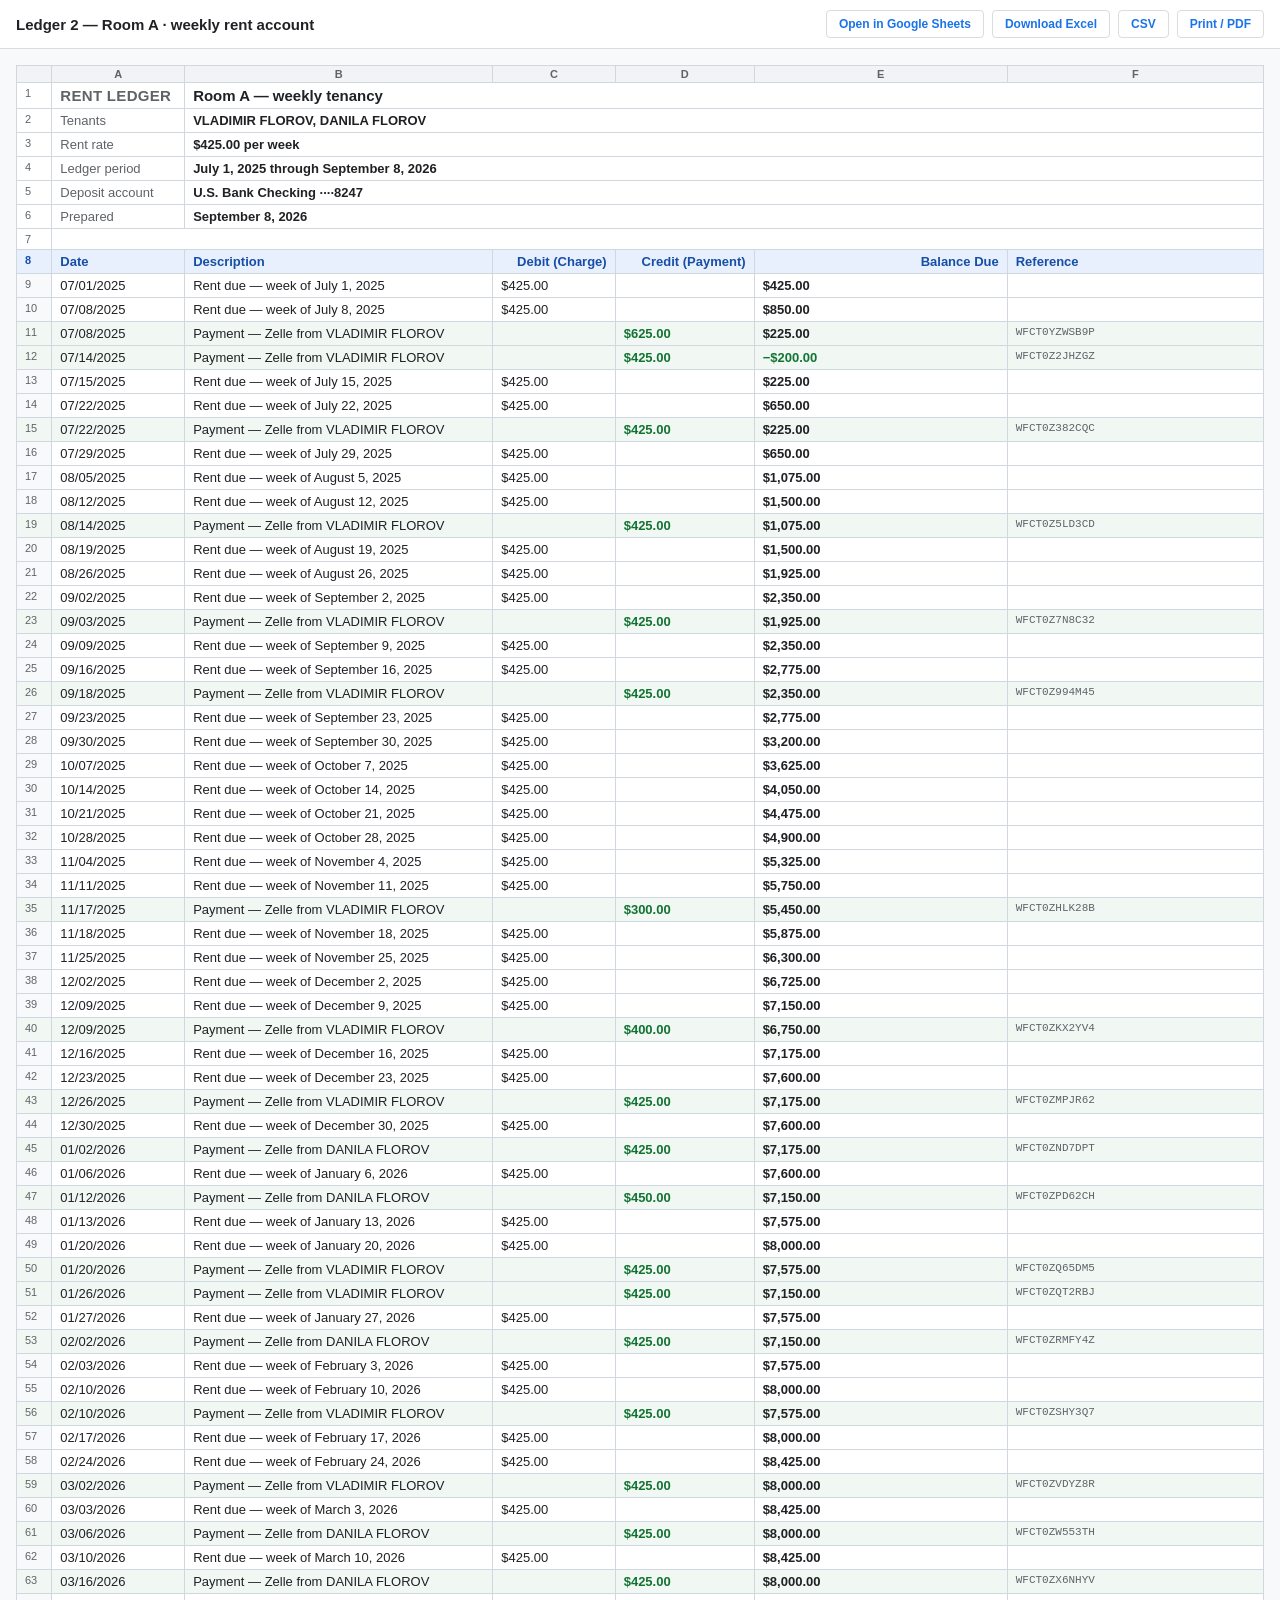
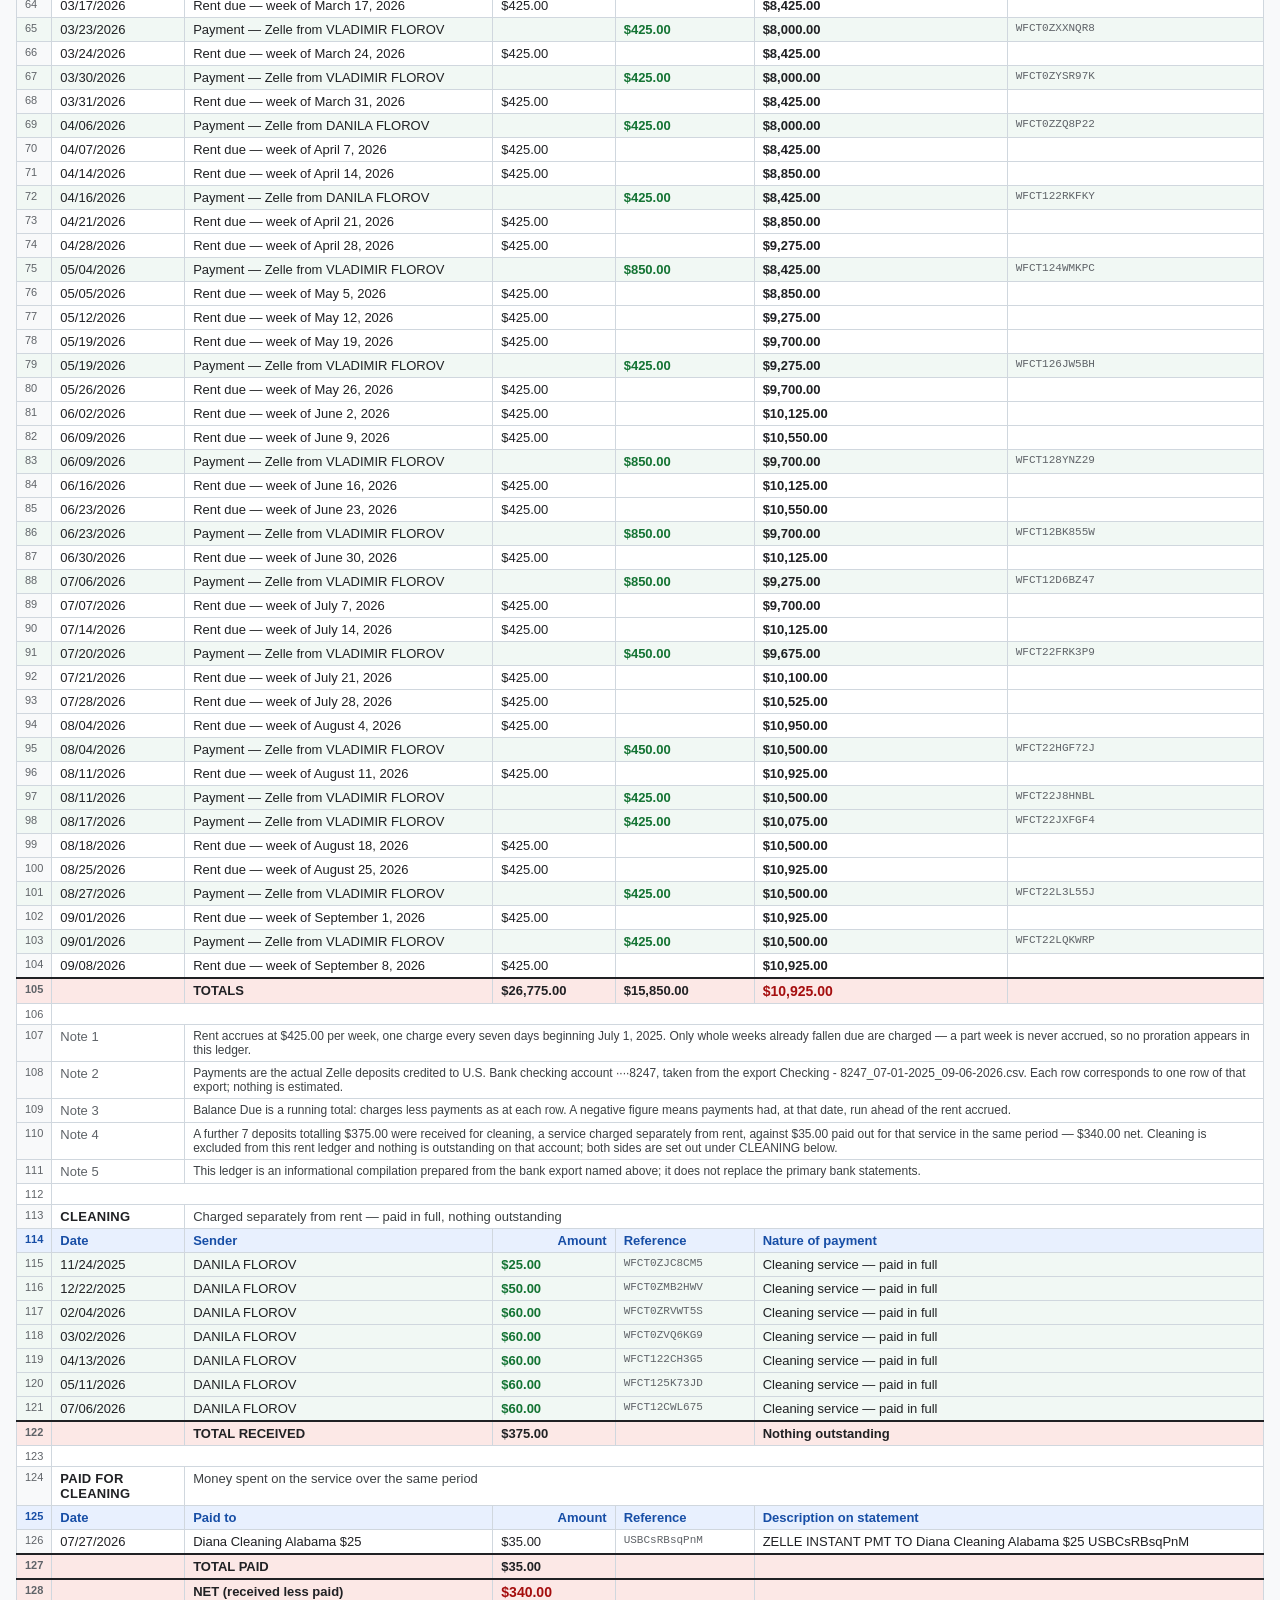
<file: Reports/Room 3/Ledger 2.html>
<!doctype html>
<html lang="en">
<head>
<meta charset="utf-8">
<meta name="viewport" content="width=device-width, initial-scale=1">
<title>Ledger 2 — Room A — Florov</title>
<style>
  :root { color-scheme: light; }
  * { box-sizing: border-box; }
  html { -webkit-text-size-adjust: 100%; }
  body {
    margin: 0; background: #f8f9fa; color: #202124;
    font-family: Arial, "Helvetica Neue", Helvetica, sans-serif; font-size: 13px;
  }
  .bar {
    position: sticky; top: 0; z-index: 5;
    display: flex; align-items: center; justify-content: space-between; gap: 12px; flex-wrap: wrap;
    background: #fff; border-bottom: 1px solid #dadce0; padding: 10px 16px;
  }
  .bar h1 { font-size: 15px; margin: 0; font-weight: 600; }
  .bar .actions { display: flex; gap: 8px; }
  .bar a, .bar button {
    font: inherit; font-size: 12px; font-weight: 600; cursor: pointer; text-decoration: none;
    color: #1a73e8; background: #fff; border: 1px solid #dadce0; border-radius: 4px; padding: 6px 12px;
    display: inline-flex; align-items: center;
  }
  .bar a:hover, .bar button:hover { background: #f1f3f4; }

  .sheet-wrap { overflow-x: auto; padding: 16px; }
  table.sheet { border-collapse: collapse; background: #fff; font-variant-numeric: tabular-nums; min-width: 100%; }
  table.sheet td, table.sheet th { border: 1px solid #d0d7de; padding: 4px 8px; vertical-align: top; text-align: left; }

  td.rownum {
    width: 34px; min-width: 34px; text-align: center; color: #5f6368; background: #f8f9fa;
    font-size: 11px; border-color: #d0d7de; user-select: none;
  }
  tr.collabel td { background: #f1f3f4; color: #5f6368; text-align: center; font-size: 11px; font-weight: 700; padding: 2px 8px; }

  tr.meta td { background: #fff; }
  tr.meta.title td.k { font-size: 15px; font-weight: 700; letter-spacing: 0.02em; }
  tr.meta.title td.v { font-size: 15px; font-weight: 700; }
  tr.meta td.k { color: #5f6368; white-space: nowrap; }
  tr.meta td.v { font-weight: 600; }

  tr.colhead td, tr.colhead th { background: #e8f0fe; font-weight: 700; color: #174ea6; white-space: nowrap; }
  tr.colhead th.num { text-align: right; }

  td.num { text-align: right; white-space: nowrap; }
  td.date { white-space: nowrap; }
  td.desc { white-space: nowrap; }
  td.ref { font-family: ui-monospace, "Courier New", monospace; font-size: 11px; color: #5f6368; white-space: nowrap; }
  tr.pay td { background: #f1f8f4; }
  tr.pay td.credit { color: #137333; font-weight: 700; }
  td.bal { font-weight: 700; }
  td.bal.neg { color: #137333; }

  tr.totals td { background: #fce8e6; font-weight: 700; border-top: 2px solid #202124; }
  tr.totals td.bal { color: #a50e0e; font-size: 14px; }

  tr.spacer td { background: #fff; height: 10px; border-left-color: #d0d7de; }
  tr.sheet2title td.k { font-weight: 700; letter-spacing: 0.02em; }
  tr.sheet2title td.v { color: #3c4043; }
  tr.note td.k { color: #5f6368; white-space: nowrap; }
  tr.note td.v { color: #3c4043; font-size: 12px; }

  @media (max-width: 700px) {
    .sheet-wrap { padding: 8px; }
    table.sheet { font-size: 11px; }
    table.sheet td, table.sheet th { padding: 3px 5px; }
    td.rownum { width: 26px; min-width: 26px; }
    .bar a, .bar button { min-height: 40px; }
  }

  @media print {
    body { background: #fff; }
    .bar { display: none !important; }
    .sheet-wrap { padding: 0; overflow: visible; }
    @page { size: A4 portrait; margin: 12mm; }
    table.sheet { font-size: 10.5px; }
    td.desc { white-space: normal; }
    table.sheet td, table.sheet th { padding: 2px 5px; }
    tr { break-inside: avoid; }
    tr.colhead { display: table-row; }
    thead { display: table-header-group; }
    -webkit-print-color-adjust: exact; print-color-adjust: exact;
  }
</style>
</head>
<body>

<div class="bar">
  <h1>Ledger 2 — Room A · weekly rent account</h1>
  <div class="actions">
    <a href="https://docs.google.com/spreadsheets/d/12zTnqjHrIHjw3PC28JQXkEWVa-X_DBnd/edit?usp=sharing" target="_blank" rel="noopener">Open in Google Sheets</a>
    <a href="Ledger%202.xlsx" download>Download Excel</a>
    <a href="Ledger%202.csv" download>CSV</a>
    <button type="button" id="print">Print / PDF</button>
  </div>
</div>

<div class="sheet-wrap">
  <table class="sheet">
    <tbody>
    <tr class="collabel">
      <td></td><td>A</td><td>B</td><td>C</td><td>D</td><td>E</td><td>F</td>
    </tr>
<tr class="meta title">
      <td class="rownum">1</td>
      <td class="k">RENT LEDGER</td>
      <td class="v" colspan="5">Room A — weekly tenancy</td>
    </tr>
<tr class="meta">
      <td class="rownum">2</td>
      <td class="k">Tenants</td>
      <td class="v" colspan="5">VLADIMIR FLOROV, DANILA FLOROV</td>
    </tr>
<tr class="meta">
      <td class="rownum">3</td>
      <td class="k">Rent rate</td>
      <td class="v" colspan="5">$425.00 per week</td>
    </tr>
<tr class="meta">
      <td class="rownum">4</td>
      <td class="k">Ledger period</td>
      <td class="v" colspan="5">July 1, 2025 through September 8, 2026</td>
    </tr>
<tr class="meta">
      <td class="rownum">5</td>
      <td class="k">Deposit account</td>
      <td class="v" colspan="5">U.S. Bank Checking ····8247</td>
    </tr>
<tr class="meta">
      <td class="rownum">6</td>
      <td class="k">Prepared</td>
      <td class="v" colspan="5">September 8, 2026</td>
    </tr>
<tr class="spacer"><td class="rownum">7</td><td colspan="6"></td></tr>
<tr class="colhead">
      <td class="rownum">8</td>
      <th>Date</th><th>Description</th><th class="num">Debit (Charge)</th><th class="num">Credit (Payment)</th><th class="num">Balance Due</th><th>Reference</th>
    </tr>
<tr class="chg">
      <td class="rownum">9</td>
      <td class="date">07/01/2025</td>
      <td class="desc">Rent due — week of July 1, 2025</td>
      <td class="num debit">$425.00</td>
      <td class="num credit"></td>
      <td class="num bal">$425.00</td>
      <td class="ref"></td>
    </tr>
<tr class="chg">
      <td class="rownum">10</td>
      <td class="date">07/08/2025</td>
      <td class="desc">Rent due — week of July 8, 2025</td>
      <td class="num debit">$425.00</td>
      <td class="num credit"></td>
      <td class="num bal">$850.00</td>
      <td class="ref"></td>
    </tr>
<tr class="pay">
      <td class="rownum">11</td>
      <td class="date">07/08/2025</td>
      <td class="desc">Payment — Zelle from VLADIMIR FLOROV</td>
      <td class="num debit"></td>
      <td class="num credit">$625.00</td>
      <td class="num bal">$225.00</td>
      <td class="ref">WFCT0YZWSB9P</td>
    </tr>
<tr class="pay">
      <td class="rownum">12</td>
      <td class="date">07/14/2025</td>
      <td class="desc">Payment — Zelle from VLADIMIR FLOROV</td>
      <td class="num debit"></td>
      <td class="num credit">$425.00</td>
      <td class="num bal neg">−$200.00</td>
      <td class="ref">WFCT0Z2JHZGZ</td>
    </tr>
<tr class="chg">
      <td class="rownum">13</td>
      <td class="date">07/15/2025</td>
      <td class="desc">Rent due — week of July 15, 2025</td>
      <td class="num debit">$425.00</td>
      <td class="num credit"></td>
      <td class="num bal">$225.00</td>
      <td class="ref"></td>
    </tr>
<tr class="chg">
      <td class="rownum">14</td>
      <td class="date">07/22/2025</td>
      <td class="desc">Rent due — week of July 22, 2025</td>
      <td class="num debit">$425.00</td>
      <td class="num credit"></td>
      <td class="num bal">$650.00</td>
      <td class="ref"></td>
    </tr>
<tr class="pay">
      <td class="rownum">15</td>
      <td class="date">07/22/2025</td>
      <td class="desc">Payment — Zelle from VLADIMIR FLOROV</td>
      <td class="num debit"></td>
      <td class="num credit">$425.00</td>
      <td class="num bal">$225.00</td>
      <td class="ref">WFCT0Z382CQC</td>
    </tr>
<tr class="chg">
      <td class="rownum">16</td>
      <td class="date">07/29/2025</td>
      <td class="desc">Rent due — week of July 29, 2025</td>
      <td class="num debit">$425.00</td>
      <td class="num credit"></td>
      <td class="num bal">$650.00</td>
      <td class="ref"></td>
    </tr>
<tr class="chg">
      <td class="rownum">17</td>
      <td class="date">08/05/2025</td>
      <td class="desc">Rent due — week of August 5, 2025</td>
      <td class="num debit">$425.00</td>
      <td class="num credit"></td>
      <td class="num bal">$1,075.00</td>
      <td class="ref"></td>
    </tr>
<tr class="chg">
      <td class="rownum">18</td>
      <td class="date">08/12/2025</td>
      <td class="desc">Rent due — week of August 12, 2025</td>
      <td class="num debit">$425.00</td>
      <td class="num credit"></td>
      <td class="num bal">$1,500.00</td>
      <td class="ref"></td>
    </tr>
<tr class="pay">
      <td class="rownum">19</td>
      <td class="date">08/14/2025</td>
      <td class="desc">Payment — Zelle from VLADIMIR FLOROV</td>
      <td class="num debit"></td>
      <td class="num credit">$425.00</td>
      <td class="num bal">$1,075.00</td>
      <td class="ref">WFCT0Z5LD3CD</td>
    </tr>
<tr class="chg">
      <td class="rownum">20</td>
      <td class="date">08/19/2025</td>
      <td class="desc">Rent due — week of August 19, 2025</td>
      <td class="num debit">$425.00</td>
      <td class="num credit"></td>
      <td class="num bal">$1,500.00</td>
      <td class="ref"></td>
    </tr>
<tr class="chg">
      <td class="rownum">21</td>
      <td class="date">08/26/2025</td>
      <td class="desc">Rent due — week of August 26, 2025</td>
      <td class="num debit">$425.00</td>
      <td class="num credit"></td>
      <td class="num bal">$1,925.00</td>
      <td class="ref"></td>
    </tr>
<tr class="chg">
      <td class="rownum">22</td>
      <td class="date">09/02/2025</td>
      <td class="desc">Rent due — week of September 2, 2025</td>
      <td class="num debit">$425.00</td>
      <td class="num credit"></td>
      <td class="num bal">$2,350.00</td>
      <td class="ref"></td>
    </tr>
<tr class="pay">
      <td class="rownum">23</td>
      <td class="date">09/03/2025</td>
      <td class="desc">Payment — Zelle from VLADIMIR FLOROV</td>
      <td class="num debit"></td>
      <td class="num credit">$425.00</td>
      <td class="num bal">$1,925.00</td>
      <td class="ref">WFCT0Z7N8C32</td>
    </tr>
<tr class="chg">
      <td class="rownum">24</td>
      <td class="date">09/09/2025</td>
      <td class="desc">Rent due — week of September 9, 2025</td>
      <td class="num debit">$425.00</td>
      <td class="num credit"></td>
      <td class="num bal">$2,350.00</td>
      <td class="ref"></td>
    </tr>
<tr class="chg">
      <td class="rownum">25</td>
      <td class="date">09/16/2025</td>
      <td class="desc">Rent due — week of September 16, 2025</td>
      <td class="num debit">$425.00</td>
      <td class="num credit"></td>
      <td class="num bal">$2,775.00</td>
      <td class="ref"></td>
    </tr>
<tr class="pay">
      <td class="rownum">26</td>
      <td class="date">09/18/2025</td>
      <td class="desc">Payment — Zelle from VLADIMIR FLOROV</td>
      <td class="num debit"></td>
      <td class="num credit">$425.00</td>
      <td class="num bal">$2,350.00</td>
      <td class="ref">WFCT0Z994M45</td>
    </tr>
<tr class="chg">
      <td class="rownum">27</td>
      <td class="date">09/23/2025</td>
      <td class="desc">Rent due — week of September 23, 2025</td>
      <td class="num debit">$425.00</td>
      <td class="num credit"></td>
      <td class="num bal">$2,775.00</td>
      <td class="ref"></td>
    </tr>
<tr class="chg">
      <td class="rownum">28</td>
      <td class="date">09/30/2025</td>
      <td class="desc">Rent due — week of September 30, 2025</td>
      <td class="num debit">$425.00</td>
      <td class="num credit"></td>
      <td class="num bal">$3,200.00</td>
      <td class="ref"></td>
    </tr>
<tr class="chg">
      <td class="rownum">29</td>
      <td class="date">10/07/2025</td>
      <td class="desc">Rent due — week of October 7, 2025</td>
      <td class="num debit">$425.00</td>
      <td class="num credit"></td>
      <td class="num bal">$3,625.00</td>
      <td class="ref"></td>
    </tr>
<tr class="chg">
      <td class="rownum">30</td>
      <td class="date">10/14/2025</td>
      <td class="desc">Rent due — week of October 14, 2025</td>
      <td class="num debit">$425.00</td>
      <td class="num credit"></td>
      <td class="num bal">$4,050.00</td>
      <td class="ref"></td>
    </tr>
<tr class="chg">
      <td class="rownum">31</td>
      <td class="date">10/21/2025</td>
      <td class="desc">Rent due — week of October 21, 2025</td>
      <td class="num debit">$425.00</td>
      <td class="num credit"></td>
      <td class="num bal">$4,475.00</td>
      <td class="ref"></td>
    </tr>
<tr class="chg">
      <td class="rownum">32</td>
      <td class="date">10/28/2025</td>
      <td class="desc">Rent due — week of October 28, 2025</td>
      <td class="num debit">$425.00</td>
      <td class="num credit"></td>
      <td class="num bal">$4,900.00</td>
      <td class="ref"></td>
    </tr>
<tr class="chg">
      <td class="rownum">33</td>
      <td class="date">11/04/2025</td>
      <td class="desc">Rent due — week of November 4, 2025</td>
      <td class="num debit">$425.00</td>
      <td class="num credit"></td>
      <td class="num bal">$5,325.00</td>
      <td class="ref"></td>
    </tr>
<tr class="chg">
      <td class="rownum">34</td>
      <td class="date">11/11/2025</td>
      <td class="desc">Rent due — week of November 11, 2025</td>
      <td class="num debit">$425.00</td>
      <td class="num credit"></td>
      <td class="num bal">$5,750.00</td>
      <td class="ref"></td>
    </tr>
<tr class="pay">
      <td class="rownum">35</td>
      <td class="date">11/17/2025</td>
      <td class="desc">Payment — Zelle from VLADIMIR FLOROV</td>
      <td class="num debit"></td>
      <td class="num credit">$300.00</td>
      <td class="num bal">$5,450.00</td>
      <td class="ref">WFCT0ZHLK28B</td>
    </tr>
<tr class="chg">
      <td class="rownum">36</td>
      <td class="date">11/18/2025</td>
      <td class="desc">Rent due — week of November 18, 2025</td>
      <td class="num debit">$425.00</td>
      <td class="num credit"></td>
      <td class="num bal">$5,875.00</td>
      <td class="ref"></td>
    </tr>
<tr class="chg">
      <td class="rownum">37</td>
      <td class="date">11/25/2025</td>
      <td class="desc">Rent due — week of November 25, 2025</td>
      <td class="num debit">$425.00</td>
      <td class="num credit"></td>
      <td class="num bal">$6,300.00</td>
      <td class="ref"></td>
    </tr>
<tr class="chg">
      <td class="rownum">38</td>
      <td class="date">12/02/2025</td>
      <td class="desc">Rent due — week of December 2, 2025</td>
      <td class="num debit">$425.00</td>
      <td class="num credit"></td>
      <td class="num bal">$6,725.00</td>
      <td class="ref"></td>
    </tr>
<tr class="chg">
      <td class="rownum">39</td>
      <td class="date">12/09/2025</td>
      <td class="desc">Rent due — week of December 9, 2025</td>
      <td class="num debit">$425.00</td>
      <td class="num credit"></td>
      <td class="num bal">$7,150.00</td>
      <td class="ref"></td>
    </tr>
<tr class="pay">
      <td class="rownum">40</td>
      <td class="date">12/09/2025</td>
      <td class="desc">Payment — Zelle from VLADIMIR FLOROV</td>
      <td class="num debit"></td>
      <td class="num credit">$400.00</td>
      <td class="num bal">$6,750.00</td>
      <td class="ref">WFCT0ZKX2YV4</td>
    </tr>
<tr class="chg">
      <td class="rownum">41</td>
      <td class="date">12/16/2025</td>
      <td class="desc">Rent due — week of December 16, 2025</td>
      <td class="num debit">$425.00</td>
      <td class="num credit"></td>
      <td class="num bal">$7,175.00</td>
      <td class="ref"></td>
    </tr>
<tr class="chg">
      <td class="rownum">42</td>
      <td class="date">12/23/2025</td>
      <td class="desc">Rent due — week of December 23, 2025</td>
      <td class="num debit">$425.00</td>
      <td class="num credit"></td>
      <td class="num bal">$7,600.00</td>
      <td class="ref"></td>
    </tr>
<tr class="pay">
      <td class="rownum">43</td>
      <td class="date">12/26/2025</td>
      <td class="desc">Payment — Zelle from VLADIMIR FLOROV</td>
      <td class="num debit"></td>
      <td class="num credit">$425.00</td>
      <td class="num bal">$7,175.00</td>
      <td class="ref">WFCT0ZMPJR62</td>
    </tr>
<tr class="chg">
      <td class="rownum">44</td>
      <td class="date">12/30/2025</td>
      <td class="desc">Rent due — week of December 30, 2025</td>
      <td class="num debit">$425.00</td>
      <td class="num credit"></td>
      <td class="num bal">$7,600.00</td>
      <td class="ref"></td>
    </tr>
<tr class="pay">
      <td class="rownum">45</td>
      <td class="date">01/02/2026</td>
      <td class="desc">Payment — Zelle from DANILA FLOROV</td>
      <td class="num debit"></td>
      <td class="num credit">$425.00</td>
      <td class="num bal">$7,175.00</td>
      <td class="ref">WFCT0ZND7DPT</td>
    </tr>
<tr class="chg">
      <td class="rownum">46</td>
      <td class="date">01/06/2026</td>
      <td class="desc">Rent due — week of January 6, 2026</td>
      <td class="num debit">$425.00</td>
      <td class="num credit"></td>
      <td class="num bal">$7,600.00</td>
      <td class="ref"></td>
    </tr>
<tr class="pay">
      <td class="rownum">47</td>
      <td class="date">01/12/2026</td>
      <td class="desc">Payment — Zelle from DANILA FLOROV</td>
      <td class="num debit"></td>
      <td class="num credit">$450.00</td>
      <td class="num bal">$7,150.00</td>
      <td class="ref">WFCT0ZPD62CH</td>
    </tr>
<tr class="chg">
      <td class="rownum">48</td>
      <td class="date">01/13/2026</td>
      <td class="desc">Rent due — week of January 13, 2026</td>
      <td class="num debit">$425.00</td>
      <td class="num credit"></td>
      <td class="num bal">$7,575.00</td>
      <td class="ref"></td>
    </tr>
<tr class="chg">
      <td class="rownum">49</td>
      <td class="date">01/20/2026</td>
      <td class="desc">Rent due — week of January 20, 2026</td>
      <td class="num debit">$425.00</td>
      <td class="num credit"></td>
      <td class="num bal">$8,000.00</td>
      <td class="ref"></td>
    </tr>
<tr class="pay">
      <td class="rownum">50</td>
      <td class="date">01/20/2026</td>
      <td class="desc">Payment — Zelle from VLADIMIR FLOROV</td>
      <td class="num debit"></td>
      <td class="num credit">$425.00</td>
      <td class="num bal">$7,575.00</td>
      <td class="ref">WFCT0ZQ65DM5</td>
    </tr>
<tr class="pay">
      <td class="rownum">51</td>
      <td class="date">01/26/2026</td>
      <td class="desc">Payment — Zelle from VLADIMIR FLOROV</td>
      <td class="num debit"></td>
      <td class="num credit">$425.00</td>
      <td class="num bal">$7,150.00</td>
      <td class="ref">WFCT0ZQT2RBJ</td>
    </tr>
<tr class="chg">
      <td class="rownum">52</td>
      <td class="date">01/27/2026</td>
      <td class="desc">Rent due — week of January 27, 2026</td>
      <td class="num debit">$425.00</td>
      <td class="num credit"></td>
      <td class="num bal">$7,575.00</td>
      <td class="ref"></td>
    </tr>
<tr class="pay">
      <td class="rownum">53</td>
      <td class="date">02/02/2026</td>
      <td class="desc">Payment — Zelle from DANILA FLOROV</td>
      <td class="num debit"></td>
      <td class="num credit">$425.00</td>
      <td class="num bal">$7,150.00</td>
      <td class="ref">WFCT0ZRMFY4Z</td>
    </tr>
<tr class="chg">
      <td class="rownum">54</td>
      <td class="date">02/03/2026</td>
      <td class="desc">Rent due — week of February 3, 2026</td>
      <td class="num debit">$425.00</td>
      <td class="num credit"></td>
      <td class="num bal">$7,575.00</td>
      <td class="ref"></td>
    </tr>
<tr class="chg">
      <td class="rownum">55</td>
      <td class="date">02/10/2026</td>
      <td class="desc">Rent due — week of February 10, 2026</td>
      <td class="num debit">$425.00</td>
      <td class="num credit"></td>
      <td class="num bal">$8,000.00</td>
      <td class="ref"></td>
    </tr>
<tr class="pay">
      <td class="rownum">56</td>
      <td class="date">02/10/2026</td>
      <td class="desc">Payment — Zelle from VLADIMIR FLOROV</td>
      <td class="num debit"></td>
      <td class="num credit">$425.00</td>
      <td class="num bal">$7,575.00</td>
      <td class="ref">WFCT0ZSHY3Q7</td>
    </tr>
<tr class="chg">
      <td class="rownum">57</td>
      <td class="date">02/17/2026</td>
      <td class="desc">Rent due — week of February 17, 2026</td>
      <td class="num debit">$425.00</td>
      <td class="num credit"></td>
      <td class="num bal">$8,000.00</td>
      <td class="ref"></td>
    </tr>
<tr class="chg">
      <td class="rownum">58</td>
      <td class="date">02/24/2026</td>
      <td class="desc">Rent due — week of February 24, 2026</td>
      <td class="num debit">$425.00</td>
      <td class="num credit"></td>
      <td class="num bal">$8,425.00</td>
      <td class="ref"></td>
    </tr>
<tr class="pay">
      <td class="rownum">59</td>
      <td class="date">03/02/2026</td>
      <td class="desc">Payment — Zelle from VLADIMIR FLOROV</td>
      <td class="num debit"></td>
      <td class="num credit">$425.00</td>
      <td class="num bal">$8,000.00</td>
      <td class="ref">WFCT0ZVDYZ8R</td>
    </tr>
<tr class="chg">
      <td class="rownum">60</td>
      <td class="date">03/03/2026</td>
      <td class="desc">Rent due — week of March 3, 2026</td>
      <td class="num debit">$425.00</td>
      <td class="num credit"></td>
      <td class="num bal">$8,425.00</td>
      <td class="ref"></td>
    </tr>
<tr class="pay">
      <td class="rownum">61</td>
      <td class="date">03/06/2026</td>
      <td class="desc">Payment — Zelle from DANILA FLOROV</td>
      <td class="num debit"></td>
      <td class="num credit">$425.00</td>
      <td class="num bal">$8,000.00</td>
      <td class="ref">WFCT0ZW553TH</td>
    </tr>
<tr class="chg">
      <td class="rownum">62</td>
      <td class="date">03/10/2026</td>
      <td class="desc">Rent due — week of March 10, 2026</td>
      <td class="num debit">$425.00</td>
      <td class="num credit"></td>
      <td class="num bal">$8,425.00</td>
      <td class="ref"></td>
    </tr>
<tr class="pay">
      <td class="rownum">63</td>
      <td class="date">03/16/2026</td>
      <td class="desc">Payment — Zelle from DANILA FLOROV</td>
      <td class="num debit"></td>
      <td class="num credit">$425.00</td>
      <td class="num bal">$8,000.00</td>
      <td class="ref">WFCT0ZX6NHYV</td>
    </tr>
<tr class="chg">
      <td class="rownum">64</td>
      <td class="date">03/17/2026</td>
      <td class="desc">Rent due — week of March 17, 2026</td>
      <td class="num debit">$425.00</td>
      <td class="num credit"></td>
      <td class="num bal">$8,425.00</td>
      <td class="ref"></td>
    </tr>
<tr class="pay">
      <td class="rownum">65</td>
      <td class="date">03/23/2026</td>
      <td class="desc">Payment — Zelle from VLADIMIR FLOROV</td>
      <td class="num debit"></td>
      <td class="num credit">$425.00</td>
      <td class="num bal">$8,000.00</td>
      <td class="ref">WFCT0ZXXNQR8</td>
    </tr>
<tr class="chg">
      <td class="rownum">66</td>
      <td class="date">03/24/2026</td>
      <td class="desc">Rent due — week of March 24, 2026</td>
      <td class="num debit">$425.00</td>
      <td class="num credit"></td>
      <td class="num bal">$8,425.00</td>
      <td class="ref"></td>
    </tr>
<tr class="pay">
      <td class="rownum">67</td>
      <td class="date">03/30/2026</td>
      <td class="desc">Payment — Zelle from VLADIMIR FLOROV</td>
      <td class="num debit"></td>
      <td class="num credit">$425.00</td>
      <td class="num bal">$8,000.00</td>
      <td class="ref">WFCT0ZYSR97K</td>
    </tr>
<tr class="chg">
      <td class="rownum">68</td>
      <td class="date">03/31/2026</td>
      <td class="desc">Rent due — week of March 31, 2026</td>
      <td class="num debit">$425.00</td>
      <td class="num credit"></td>
      <td class="num bal">$8,425.00</td>
      <td class="ref"></td>
    </tr>
<tr class="pay">
      <td class="rownum">69</td>
      <td class="date">04/06/2026</td>
      <td class="desc">Payment — Zelle from DANILA FLOROV</td>
      <td class="num debit"></td>
      <td class="num credit">$425.00</td>
      <td class="num bal">$8,000.00</td>
      <td class="ref">WFCT0ZZQ8P22</td>
    </tr>
<tr class="chg">
      <td class="rownum">70</td>
      <td class="date">04/07/2026</td>
      <td class="desc">Rent due — week of April 7, 2026</td>
      <td class="num debit">$425.00</td>
      <td class="num credit"></td>
      <td class="num bal">$8,425.00</td>
      <td class="ref"></td>
    </tr>
<tr class="chg">
      <td class="rownum">71</td>
      <td class="date">04/14/2026</td>
      <td class="desc">Rent due — week of April 14, 2026</td>
      <td class="num debit">$425.00</td>
      <td class="num credit"></td>
      <td class="num bal">$8,850.00</td>
      <td class="ref"></td>
    </tr>
<tr class="pay">
      <td class="rownum">72</td>
      <td class="date">04/16/2026</td>
      <td class="desc">Payment — Zelle from DANILA FLOROV</td>
      <td class="num debit"></td>
      <td class="num credit">$425.00</td>
      <td class="num bal">$8,425.00</td>
      <td class="ref">WFCT122RKFKY</td>
    </tr>
<tr class="chg">
      <td class="rownum">73</td>
      <td class="date">04/21/2026</td>
      <td class="desc">Rent due — week of April 21, 2026</td>
      <td class="num debit">$425.00</td>
      <td class="num credit"></td>
      <td class="num bal">$8,850.00</td>
      <td class="ref"></td>
    </tr>
<tr class="chg">
      <td class="rownum">74</td>
      <td class="date">04/28/2026</td>
      <td class="desc">Rent due — week of April 28, 2026</td>
      <td class="num debit">$425.00</td>
      <td class="num credit"></td>
      <td class="num bal">$9,275.00</td>
      <td class="ref"></td>
    </tr>
<tr class="pay">
      <td class="rownum">75</td>
      <td class="date">05/04/2026</td>
      <td class="desc">Payment — Zelle from VLADIMIR FLOROV</td>
      <td class="num debit"></td>
      <td class="num credit">$850.00</td>
      <td class="num bal">$8,425.00</td>
      <td class="ref">WFCT124WMKPC</td>
    </tr>
<tr class="chg">
      <td class="rownum">76</td>
      <td class="date">05/05/2026</td>
      <td class="desc">Rent due — week of May 5, 2026</td>
      <td class="num debit">$425.00</td>
      <td class="num credit"></td>
      <td class="num bal">$8,850.00</td>
      <td class="ref"></td>
    </tr>
<tr class="chg">
      <td class="rownum">77</td>
      <td class="date">05/12/2026</td>
      <td class="desc">Rent due — week of May 12, 2026</td>
      <td class="num debit">$425.00</td>
      <td class="num credit"></td>
      <td class="num bal">$9,275.00</td>
      <td class="ref"></td>
    </tr>
<tr class="chg">
      <td class="rownum">78</td>
      <td class="date">05/19/2026</td>
      <td class="desc">Rent due — week of May 19, 2026</td>
      <td class="num debit">$425.00</td>
      <td class="num credit"></td>
      <td class="num bal">$9,700.00</td>
      <td class="ref"></td>
    </tr>
<tr class="pay">
      <td class="rownum">79</td>
      <td class="date">05/19/2026</td>
      <td class="desc">Payment — Zelle from VLADIMIR FLOROV</td>
      <td class="num debit"></td>
      <td class="num credit">$425.00</td>
      <td class="num bal">$9,275.00</td>
      <td class="ref">WFCT126JW5BH</td>
    </tr>
<tr class="chg">
      <td class="rownum">80</td>
      <td class="date">05/26/2026</td>
      <td class="desc">Rent due — week of May 26, 2026</td>
      <td class="num debit">$425.00</td>
      <td class="num credit"></td>
      <td class="num bal">$9,700.00</td>
      <td class="ref"></td>
    </tr>
<tr class="chg">
      <td class="rownum">81</td>
      <td class="date">06/02/2026</td>
      <td class="desc">Rent due — week of June 2, 2026</td>
      <td class="num debit">$425.00</td>
      <td class="num credit"></td>
      <td class="num bal">$10,125.00</td>
      <td class="ref"></td>
    </tr>
<tr class="chg">
      <td class="rownum">82</td>
      <td class="date">06/09/2026</td>
      <td class="desc">Rent due — week of June 9, 2026</td>
      <td class="num debit">$425.00</td>
      <td class="num credit"></td>
      <td class="num bal">$10,550.00</td>
      <td class="ref"></td>
    </tr>
<tr class="pay">
      <td class="rownum">83</td>
      <td class="date">06/09/2026</td>
      <td class="desc">Payment — Zelle from VLADIMIR FLOROV</td>
      <td class="num debit"></td>
      <td class="num credit">$850.00</td>
      <td class="num bal">$9,700.00</td>
      <td class="ref">WFCT128YNZ29</td>
    </tr>
<tr class="chg">
      <td class="rownum">84</td>
      <td class="date">06/16/2026</td>
      <td class="desc">Rent due — week of June 16, 2026</td>
      <td class="num debit">$425.00</td>
      <td class="num credit"></td>
      <td class="num bal">$10,125.00</td>
      <td class="ref"></td>
    </tr>
<tr class="chg">
      <td class="rownum">85</td>
      <td class="date">06/23/2026</td>
      <td class="desc">Rent due — week of June 23, 2026</td>
      <td class="num debit">$425.00</td>
      <td class="num credit"></td>
      <td class="num bal">$10,550.00</td>
      <td class="ref"></td>
    </tr>
<tr class="pay">
      <td class="rownum">86</td>
      <td class="date">06/23/2026</td>
      <td class="desc">Payment — Zelle from VLADIMIR FLOROV</td>
      <td class="num debit"></td>
      <td class="num credit">$850.00</td>
      <td class="num bal">$9,700.00</td>
      <td class="ref">WFCT12BK855W</td>
    </tr>
<tr class="chg">
      <td class="rownum">87</td>
      <td class="date">06/30/2026</td>
      <td class="desc">Rent due — week of June 30, 2026</td>
      <td class="num debit">$425.00</td>
      <td class="num credit"></td>
      <td class="num bal">$10,125.00</td>
      <td class="ref"></td>
    </tr>
<tr class="pay">
      <td class="rownum">88</td>
      <td class="date">07/06/2026</td>
      <td class="desc">Payment — Zelle from VLADIMIR FLOROV</td>
      <td class="num debit"></td>
      <td class="num credit">$850.00</td>
      <td class="num bal">$9,275.00</td>
      <td class="ref">WFCT12D6BZ47</td>
    </tr>
<tr class="chg">
      <td class="rownum">89</td>
      <td class="date">07/07/2026</td>
      <td class="desc">Rent due — week of July 7, 2026</td>
      <td class="num debit">$425.00</td>
      <td class="num credit"></td>
      <td class="num bal">$9,700.00</td>
      <td class="ref"></td>
    </tr>
<tr class="chg">
      <td class="rownum">90</td>
      <td class="date">07/14/2026</td>
      <td class="desc">Rent due — week of July 14, 2026</td>
      <td class="num debit">$425.00</td>
      <td class="num credit"></td>
      <td class="num bal">$10,125.00</td>
      <td class="ref"></td>
    </tr>
<tr class="pay">
      <td class="rownum">91</td>
      <td class="date">07/20/2026</td>
      <td class="desc">Payment — Zelle from VLADIMIR FLOROV</td>
      <td class="num debit"></td>
      <td class="num credit">$450.00</td>
      <td class="num bal">$9,675.00</td>
      <td class="ref">WFCT22FRK3P9</td>
    </tr>
<tr class="chg">
      <td class="rownum">92</td>
      <td class="date">07/21/2026</td>
      <td class="desc">Rent due — week of July 21, 2026</td>
      <td class="num debit">$425.00</td>
      <td class="num credit"></td>
      <td class="num bal">$10,100.00</td>
      <td class="ref"></td>
    </tr>
<tr class="chg">
      <td class="rownum">93</td>
      <td class="date">07/28/2026</td>
      <td class="desc">Rent due — week of July 28, 2026</td>
      <td class="num debit">$425.00</td>
      <td class="num credit"></td>
      <td class="num bal">$10,525.00</td>
      <td class="ref"></td>
    </tr>
<tr class="chg">
      <td class="rownum">94</td>
      <td class="date">08/04/2026</td>
      <td class="desc">Rent due — week of August 4, 2026</td>
      <td class="num debit">$425.00</td>
      <td class="num credit"></td>
      <td class="num bal">$10,950.00</td>
      <td class="ref"></td>
    </tr>
<tr class="pay">
      <td class="rownum">95</td>
      <td class="date">08/04/2026</td>
      <td class="desc">Payment — Zelle from VLADIMIR FLOROV</td>
      <td class="num debit"></td>
      <td class="num credit">$450.00</td>
      <td class="num bal">$10,500.00</td>
      <td class="ref">WFCT22HGF72J</td>
    </tr>
<tr class="chg">
      <td class="rownum">96</td>
      <td class="date">08/11/2026</td>
      <td class="desc">Rent due — week of August 11, 2026</td>
      <td class="num debit">$425.00</td>
      <td class="num credit"></td>
      <td class="num bal">$10,925.00</td>
      <td class="ref"></td>
    </tr>
<tr class="pay">
      <td class="rownum">97</td>
      <td class="date">08/11/2026</td>
      <td class="desc">Payment — Zelle from VLADIMIR FLOROV</td>
      <td class="num debit"></td>
      <td class="num credit">$425.00</td>
      <td class="num bal">$10,500.00</td>
      <td class="ref">WFCT22J8HNBL</td>
    </tr>
<tr class="pay">
      <td class="rownum">98</td>
      <td class="date">08/17/2026</td>
      <td class="desc">Payment — Zelle from VLADIMIR FLOROV</td>
      <td class="num debit"></td>
      <td class="num credit">$425.00</td>
      <td class="num bal">$10,075.00</td>
      <td class="ref">WFCT22JXFGF4</td>
    </tr>
<tr class="chg">
      <td class="rownum">99</td>
      <td class="date">08/18/2026</td>
      <td class="desc">Rent due — week of August 18, 2026</td>
      <td class="num debit">$425.00</td>
      <td class="num credit"></td>
      <td class="num bal">$10,500.00</td>
      <td class="ref"></td>
    </tr>
<tr class="chg">
      <td class="rownum">100</td>
      <td class="date">08/25/2026</td>
      <td class="desc">Rent due — week of August 25, 2026</td>
      <td class="num debit">$425.00</td>
      <td class="num credit"></td>
      <td class="num bal">$10,925.00</td>
      <td class="ref"></td>
    </tr>
<tr class="pay">
      <td class="rownum">101</td>
      <td class="date">08/27/2026</td>
      <td class="desc">Payment — Zelle from VLADIMIR FLOROV</td>
      <td class="num debit"></td>
      <td class="num credit">$425.00</td>
      <td class="num bal">$10,500.00</td>
      <td class="ref">WFCT22L3L55J</td>
    </tr>
<tr class="chg">
      <td class="rownum">102</td>
      <td class="date">09/01/2026</td>
      <td class="desc">Rent due — week of September 1, 2026</td>
      <td class="num debit">$425.00</td>
      <td class="num credit"></td>
      <td class="num bal">$10,925.00</td>
      <td class="ref"></td>
    </tr>
<tr class="pay">
      <td class="rownum">103</td>
      <td class="date">09/01/2026</td>
      <td class="desc">Payment — Zelle from VLADIMIR FLOROV</td>
      <td class="num debit"></td>
      <td class="num credit">$425.00</td>
      <td class="num bal">$10,500.00</td>
      <td class="ref">WFCT22LQKWRP</td>
    </tr>
<tr class="chg">
      <td class="rownum">104</td>
      <td class="date">09/08/2026</td>
      <td class="desc">Rent due — week of September 8, 2026</td>
      <td class="num debit">$425.00</td>
      <td class="num credit"></td>
      <td class="num bal">$10,925.00</td>
      <td class="ref"></td>
    </tr>
<tr class="totals">
      <td class="rownum">105</td>
      <td></td><td>TOTALS</td>
      <td class="num">$26,775.00</td>
      <td class="num">$15,850.00</td>
      <td class="num bal">$10,925.00</td>
      <td></td>
    </tr>
<tr class="spacer"><td class="rownum">106</td><td colspan="6"></td></tr>
<tr class="note">
      <td class="rownum">107</td>
      <td class="k">Note 1</td>
      <td class="v" colspan="5">Rent accrues at $425.00 per week, one charge every seven days beginning July 1, 2025. Only whole weeks already fallen due are charged — a part week is never accrued, so no proration appears in this ledger.</td>
    </tr>
<tr class="note">
      <td class="rownum">108</td>
      <td class="k">Note 2</td>
      <td class="v" colspan="5">Payments are the actual Zelle deposits credited to U.S. Bank checking account ····8247, taken from the export Checking - 8247_07-01-2025_09-06-2026.csv. Each row corresponds to one row of that export; nothing is estimated.</td>
    </tr>
<tr class="note">
      <td class="rownum">109</td>
      <td class="k">Note 3</td>
      <td class="v" colspan="5">Balance Due is a running total: charges less payments as at each row. A negative figure means payments had, at that date, run ahead of the rent accrued.</td>
    </tr>
<tr class="note">
      <td class="rownum">110</td>
      <td class="k">Note 4</td>
      <td class="v" colspan="5">A further 7 deposits totalling $375.00 were received for cleaning, a service charged separately from rent, against $35.00 paid out for that service in the same period — $340.00 net. Cleaning is excluded from this rent ledger and nothing is outstanding on that account; both sides are set out under CLEANING below.</td>
    </tr>
<tr class="note">
      <td class="rownum">111</td>
      <td class="k">Note 5</td>
      <td class="v" colspan="5">This ledger is an informational compilation prepared from the bank export named above; it does not replace the primary bank statements.</td>
    </tr>
<tr class="spacer"><td class="rownum">112</td><td colspan="6"></td></tr>
<tr class="sheet2title">
      <td class="rownum">113</td>
      <td class="k">CLEANING</td>
      <td class="v" colspan="5">Charged separately from rent — paid in full, nothing outstanding</td>
    </tr>
    <tr class="colhead">
      <td class="rownum">114</td>
      <th>Date</th><th>Sender</th><th class="num">Amount</th><th>Reference</th><th colspan="2">Nature of payment</th>
    </tr>
<tr class="pay">
      <td class="rownum">115</td>
      <td class="date">11/24/2025</td>
      <td class="desc">DANILA FLOROV</td>
      <td class="num credit">$25.00</td>
      <td class="ref">WFCT0ZJC8CM5</td>
      <td class="desc" colspan="2">Cleaning service — paid in full</td>
    </tr>
<tr class="pay">
      <td class="rownum">116</td>
      <td class="date">12/22/2025</td>
      <td class="desc">DANILA FLOROV</td>
      <td class="num credit">$50.00</td>
      <td class="ref">WFCT0ZMB2HWV</td>
      <td class="desc" colspan="2">Cleaning service — paid in full</td>
    </tr>
<tr class="pay">
      <td class="rownum">117</td>
      <td class="date">02/04/2026</td>
      <td class="desc">DANILA FLOROV</td>
      <td class="num credit">$60.00</td>
      <td class="ref">WFCT0ZRVWT5S</td>
      <td class="desc" colspan="2">Cleaning service — paid in full</td>
    </tr>
<tr class="pay">
      <td class="rownum">118</td>
      <td class="date">03/02/2026</td>
      <td class="desc">DANILA FLOROV</td>
      <td class="num credit">$60.00</td>
      <td class="ref">WFCT0ZVQ6KG9</td>
      <td class="desc" colspan="2">Cleaning service — paid in full</td>
    </tr>
<tr class="pay">
      <td class="rownum">119</td>
      <td class="date">04/13/2026</td>
      <td class="desc">DANILA FLOROV</td>
      <td class="num credit">$60.00</td>
      <td class="ref">WFCT122CH3G5</td>
      <td class="desc" colspan="2">Cleaning service — paid in full</td>
    </tr>
<tr class="pay">
      <td class="rownum">120</td>
      <td class="date">05/11/2026</td>
      <td class="desc">DANILA FLOROV</td>
      <td class="num credit">$60.00</td>
      <td class="ref">WFCT125K73JD</td>
      <td class="desc" colspan="2">Cleaning service — paid in full</td>
    </tr>
<tr class="pay">
      <td class="rownum">121</td>
      <td class="date">07/06/2026</td>
      <td class="desc">DANILA FLOROV</td>
      <td class="num credit">$60.00</td>
      <td class="ref">WFCT12CWL675</td>
      <td class="desc" colspan="2">Cleaning service — paid in full</td>
    </tr>
<tr class="totals">
      <td class="rownum">122</td>
      <td></td><td>TOTAL RECEIVED</td>
      <td class="num">$375.00</td>
      <td></td><td colspan="2">Nothing outstanding</td>
    </tr>
<tr class="spacer"><td class="rownum">123</td><td colspan="6"></td></tr>
    <tr class="sheet2title">
      <td class="rownum">124</td>
      <td class="k">PAID FOR CLEANING</td>
      <td class="v" colspan="5">Money spent on the service over the same period</td>
    </tr>
    <tr class="colhead">
      <td class="rownum">125</td>
      <th>Date</th><th>Paid to</th><th class="num">Amount</th><th>Reference</th><th colspan="2">Description on statement</th>
    </tr>
<tr class="chg">
      <td class="rownum">126</td>
      <td class="date">07/27/2026</td>
      <td class="desc">Diana Cleaning Alabama $25</td>
      <td class="num debit">$35.00</td>
      <td class="ref">USBCsRBsqPnM</td>
      <td class="desc" colspan="2">ZELLE INSTANT PMT TO Diana Cleaning Alabama $25 USBCsRBsqPnM</td>
    </tr>
<tr class="totals">
      <td class="rownum">127</td>
      <td></td><td>TOTAL PAID</td>
      <td class="num">$35.00</td>
      <td></td><td colspan="2"></td>
    </tr>
    <tr class="totals">
      <td class="rownum">128</td>
      <td></td><td>NET (received less paid)</td>
      <td class="num bal">$340.00</td>
      <td></td><td colspan="2"></td>
    </tr>
    </tbody>
  </table>
</div>

<script>
  document.getElementById('print').addEventListener('click', function () { window.print(); });
</script>
</body>
</html>
</file>
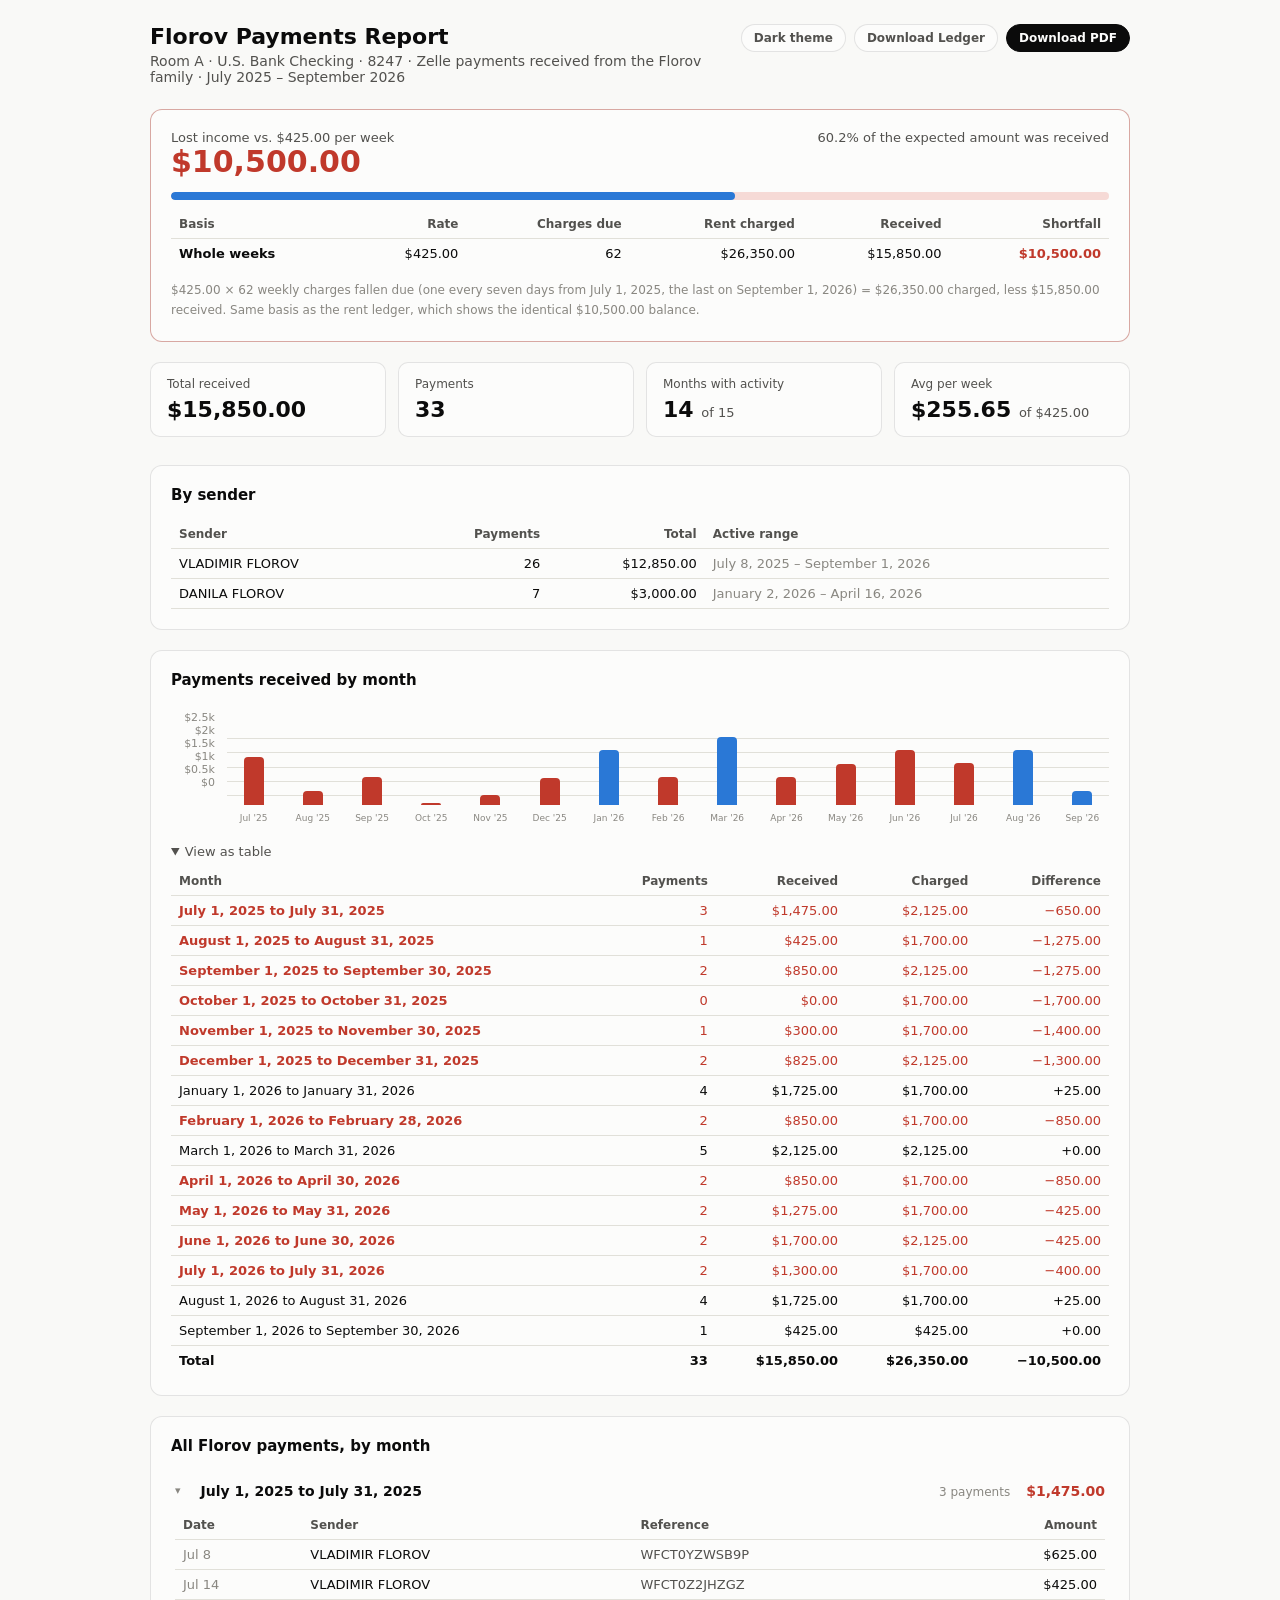
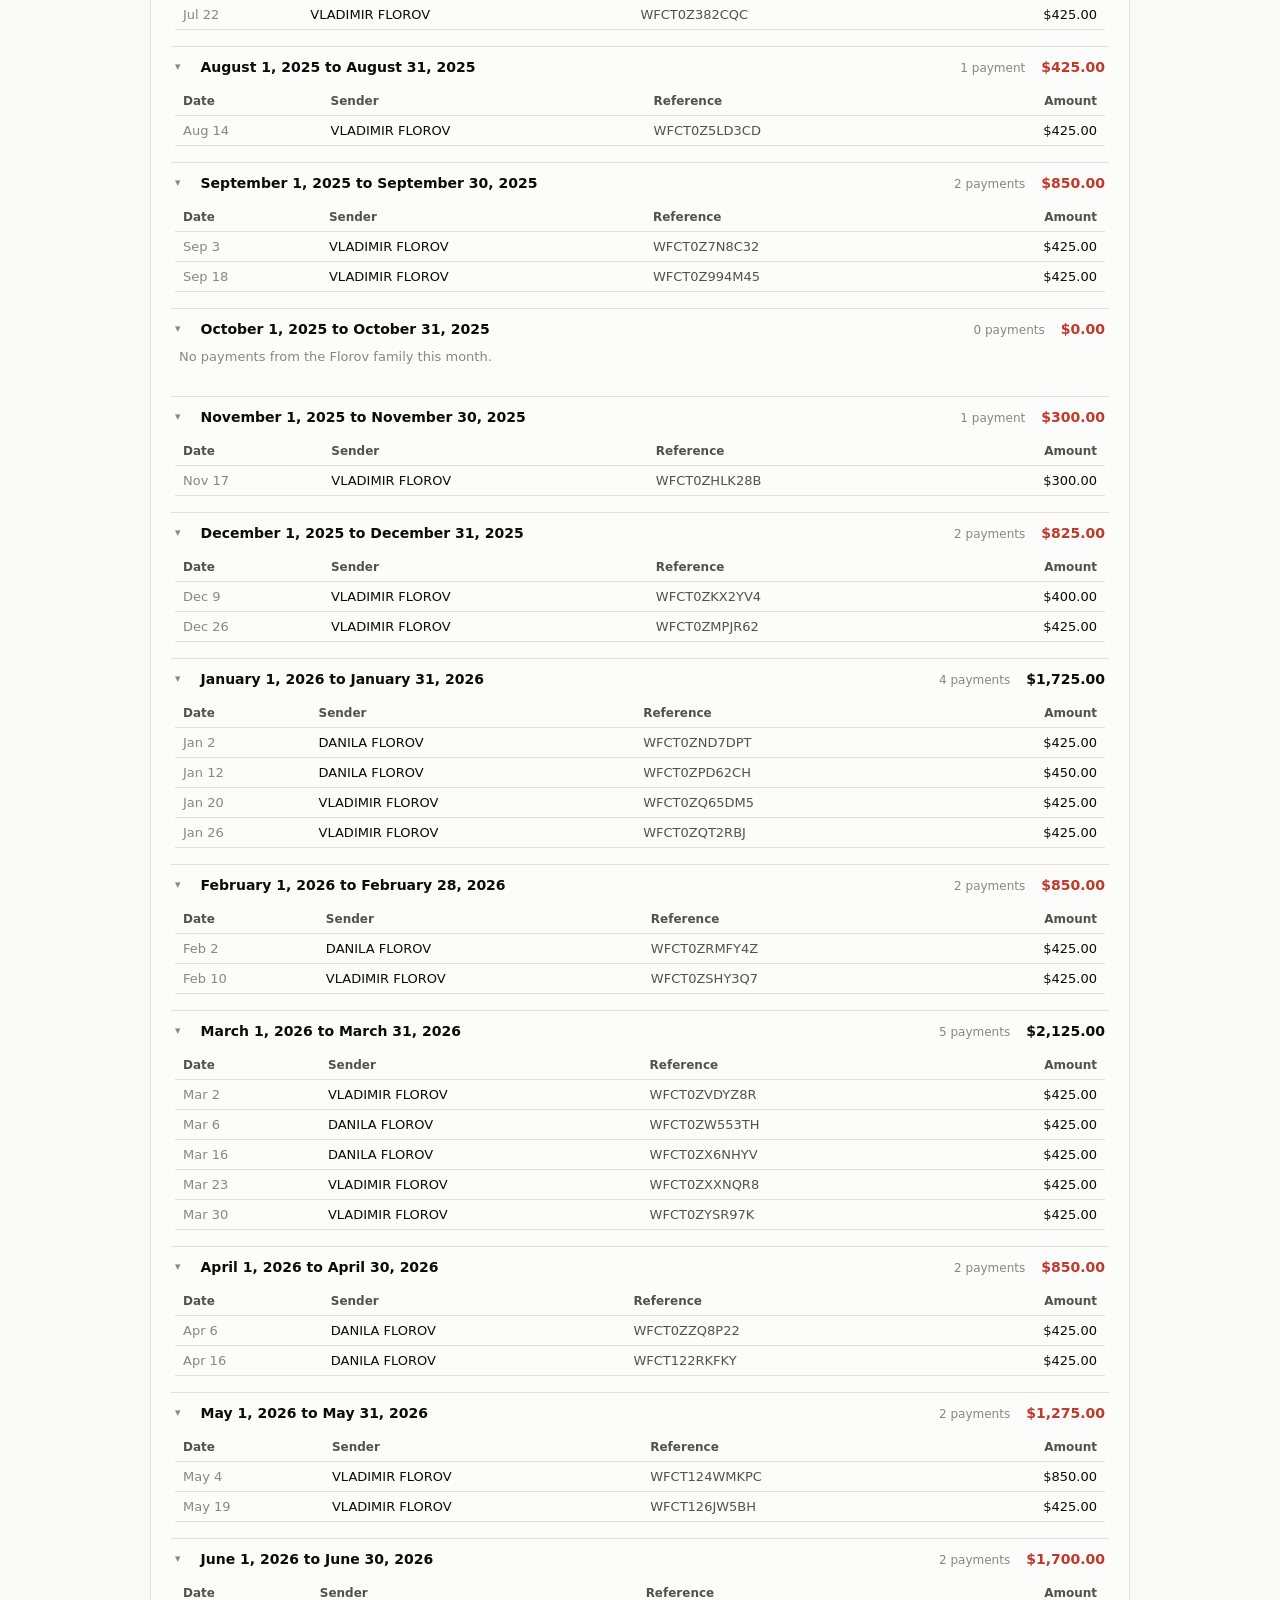
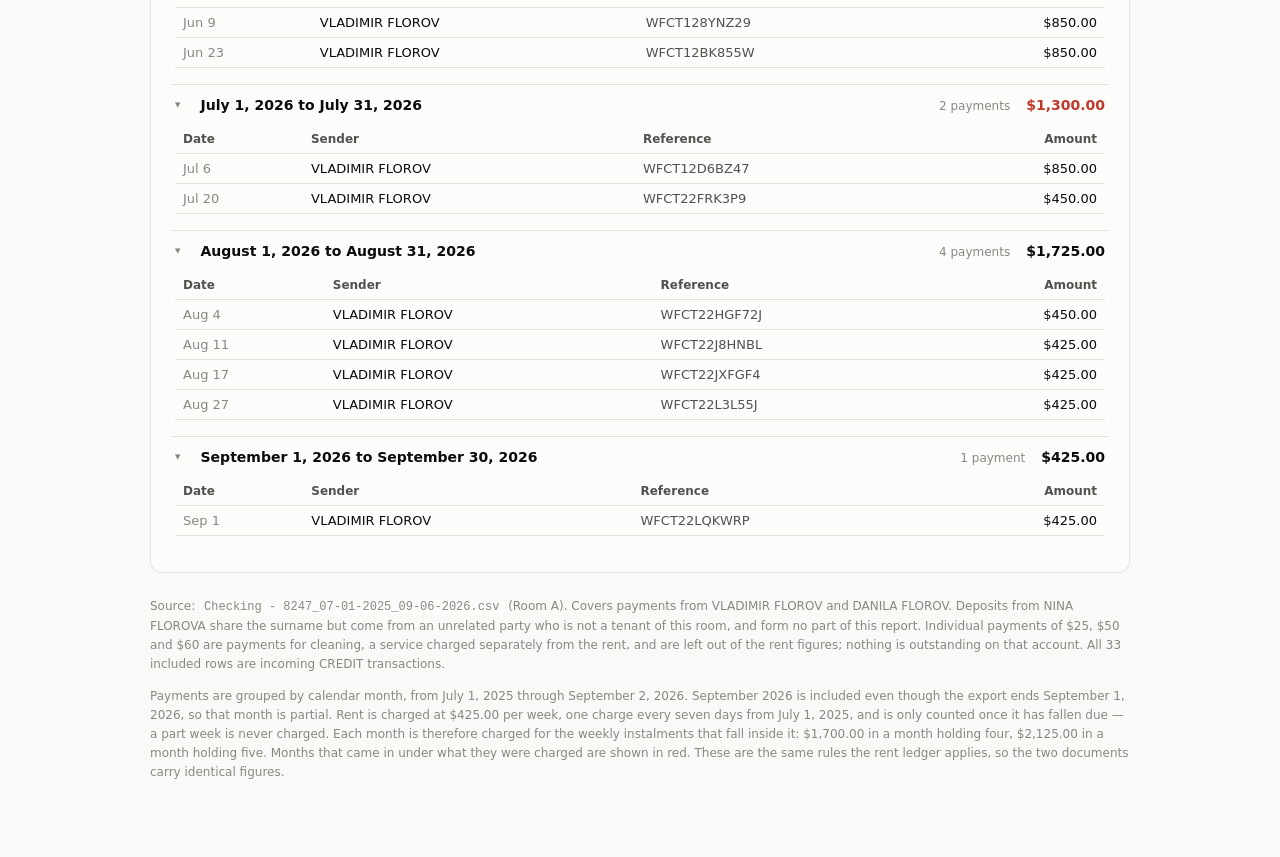
<file: Reports/Room A/Florov_Payments_Report.html>
<!doctype html>
<html lang="en">
<head>
<meta charset="utf-8">
<meta name="viewport" content="width=device-width, initial-scale=1">
<title>Florov Payments Report — Room A</title>
<style>
  :root { color-scheme: light; }
  @media (prefers-color-scheme: dark) { :root:where(:not([data-theme="light"])) { color-scheme: dark; } }
  :root[data-theme="dark"] { color-scheme: dark; }
  :root[data-theme="light"] { color-scheme: light; }
  .viz-root {
    --surface-1:      #fcfcfb;
    --page-plane:     #f9f9f7;
    --text-primary:   #0b0b0b;
    --text-secondary: #52514e;
    --text-muted:     #898781;
    --gridline:       #e1e0d9;
    --baseline:       #c3c2b7;
    --border:         rgba(11,11,11,0.10);
    --series-1:       #2a78d6;
    --series-1-wash:  #cde2fb;
    --under:          #c0392b;
    --under-wash:     #f6dad6;
  }
  @media (prefers-color-scheme: dark) {
    :root:where(:not([data-theme="light"])) .viz-root {
      --surface-1:      #1a1a19;
      --page-plane:     #0d0d0d;
      --text-primary:   #ffffff;
      --text-secondary: #c3c2b7;
      --text-muted:     #898781;
      --gridline:       #2c2c2a;
      --baseline:       #383835;
      --border:         rgba(255,255,255,0.10);
      --series-1:       #3987e5;
      --series-1-wash:  #184f95;
      --under:          #e5695a;
      --under-wash:     #4a231f;
    }
  }
  :root[data-theme="dark"] .viz-root {
    --surface-1:      #1a1a19;
    --page-plane:     #0d0d0d;
    --text-primary:   #ffffff;
    --text-secondary: #c3c2b7;
    --text-muted:     #898781;
    --gridline:       #2c2c2a;
    --baseline:       #383835;
    --border:         rgba(255,255,255,0.10);
    --series-1:       #3987e5;
    --series-1-wash:  #184f95;
    --under:          #e5695a;
    --under-wash:     #4a231f;
  }

  * { box-sizing: border-box; }
  html { -webkit-text-size-adjust: 100%; }
  body { margin: 0; overflow-x: hidden; }
  .viz-root {
    font-family: system-ui, -apple-system, "Segoe UI", sans-serif;
    background: var(--page-plane);
    color: var(--text-primary);
    padding: 24px 16px 64px;
  }
  .wrap { max-width: 980px; margin: 0 auto; }
  h1, h2, td, th, p, summary { overflow-wrap: anywhere; }

  header.report-head { margin-bottom: 24px; display: flex; align-items: flex-start; justify-content: space-between; gap: 16px; }
  header.report-head h1 { font-size: 22px; margin: 0 0 4px; font-weight: 650; }
  header.report-head .sub { color: var(--text-secondary); font-size: 14px; }
  .head-actions { display: flex; gap: 8px; flex-shrink: 0; }
  .head-actions button, .head-actions a {
    cursor: pointer; font: inherit; font-size: 12px; font-weight: 600; white-space: nowrap;
    color: var(--text-secondary); background: var(--surface-1); text-decoration: none;
    display: inline-flex; align-items: center; justify-content: center;
    border: 1px solid var(--border); border-radius: 999px; padding: 6px 12px;
  }
  .head-actions button:hover, .head-actions a:hover { color: var(--text-primary); border-color: var(--baseline); }
  .head-actions .primary { color: var(--surface-1); background: var(--text-primary); border-color: var(--text-primary); }
  .head-actions .primary:hover { color: var(--surface-1); filter: brightness(1.15); }

  .stat-row { display: grid; grid-template-columns: repeat(4, 1fr); gap: 12px; margin-bottom: 28px; }
  .stat-tile { background: var(--surface-1); border: 1px solid var(--border); border-radius: 10px; padding: 14px 16px; }
  .stat-tile .label { font-size: 12px; color: var(--text-secondary); margin-bottom: 6px; }
  .stat-tile .value { font-size: 22px; font-weight: 650; font-variant-numeric: proportional-nums; }

  section.panel { background: var(--surface-1); border: 1px solid var(--border); border-radius: 12px; padding: 20px; margin-bottom: 20px; }
  section.panel h2 { font-size: 15px; margin: 0 0 16px; font-weight: 650; }

  .chart-area { display: flex; gap: 12px; }
  .y-axis { display: flex; flex-direction: column; justify-content: space-between; padding-bottom: 28px; width: 44px; flex-shrink: 0; }
  .y-axis .tick { font-size: 11px; color: var(--text-muted); text-align: right; transform: translateY(6px); }
  .chart-bars { flex: 1; display: flex; gap: clamp(2px, 0.6vw, 6px); align-items: stretch; position: relative; overflow-x: hidden; padding-top: 20px; min-width: 0; }
  .chart-bars::before {
    content: ""; position: absolute; inset: 20px 0 28px 0;
    background-image: repeating-linear-gradient(to top, var(--gridline) 0, var(--gridline) 1px, transparent 1px, transparent 20%);
    pointer-events: none;
  }
  .bar-col { flex: 1 1 0; min-width: 0; display: flex; flex-direction: column; align-items: center; position: relative; }
  .bar-track { flex: 1; width: 100%; display: flex; align-items: flex-end; justify-content: center; height: 220px; }
  .bar {
    width: 60%; max-width: 20px; min-width: 3px; background: var(--series-1);
    border-radius: 4px 4px 0 0; position: relative;
    min-height: 2px;
  }
  .bar-label {
    position: absolute; top: -20px; left: 50%; transform: translateX(-50%);
    font-size: 11px; color: var(--text-secondary); white-space: nowrap; font-weight: 600;
  }
  .bar-x { font-size: 9px; color: var(--text-muted); margin-top: 8px; white-space: normal; overflow-wrap: break-word; text-align: center; line-height: 1.25; max-width: 100%; }
  .bar-col[data-tip] { cursor: default; }
  .bar-col[data-tip]:hover .bar { background: var(--series-1); filter: brightness(1.08); }
  .bar-col[data-tip]::after {
    content: attr(data-tip);
    position: absolute; bottom: 100%; left: 50%; transform: translateX(-50%) translateY(-6px);
    background: var(--text-primary); color: var(--surface-1);
    font-size: 11px; padding: 5px 8px; border-radius: 6px; white-space: nowrap;
    opacity: 0; pointer-events: none; transition: opacity 0.12s ease; z-index: 5;
  }
  .bar-col[data-tip]:hover::after { opacity: 1; }
  .bar.under { background: var(--under); }
  .bar-col[data-tip]:hover .bar.under { background: var(--under); filter: brightness(1.08); }
  tr.under td { color: var(--under); }
  tr.under td:first-child { font-weight: 600; }
  .m-total.under { color: var(--under); }

  table { width: 100%; border-collapse: collapse; font-size: 13px; }
  th, td { text-align: left; padding: 7px 8px; border-bottom: 1px solid var(--gridline); }
  th { color: var(--text-secondary); font-weight: 600; font-size: 12px; }
  td.num, th.num { text-align: right; font-variant-numeric: tabular-nums; white-space: nowrap; overflow-wrap: normal; }
  tfoot td { font-weight: 650; border-bottom: none; border-top: 1px solid var(--baseline); }
  .monthly-table-wrap { margin-top: 20px; }
  .monthly-table-wrap summary { cursor: pointer; font-size: 13px; color: var(--text-secondary); margin-bottom: 8px; }

  details.month-block { border-bottom: 1px solid var(--gridline); }
  details.month-block:last-child { border-bottom: none; }
  details.month-block summary {
    list-style: none; cursor: pointer; padding: 12px 4px; display: flex; align-items: center; justify-content: space-between; gap: 12px;
  }
  details.month-block summary::-webkit-details-marker { display: none; }
  details.month-block summary::before { content: "▸"; color: var(--text-muted); margin-right: 8px; font-size: 11px; flex-shrink: 0; }
  details.month-block[open] summary::before { content: "▾"; }
  details.month-block summary .m-name { font-weight: 600; font-size: 14px; flex: 1; }
  details.month-block summary .m-meta { display: flex; gap: 16px; align-items: baseline; flex-shrink: 0; }
  details.month-block summary .m-count { font-size: 12px; color: var(--text-muted); white-space: nowrap; }
  details.month-block summary .m-total { font-size: 14px; font-weight: 650; font-variant-numeric: tabular-nums; white-space: nowrap; }
  .table-wrap { padding: 0 4px 16px; overflow-x: auto; }
  td.desc { color: var(--text-secondary); font-variant-numeric: tabular-nums; }
  td.date { white-space: nowrap; color: var(--text-muted); font-variant-numeric: tabular-nums; }

  section.shortfall { border-color: color-mix(in srgb, var(--under) 35%, var(--border)); }
  .sf-head { display: flex; align-items: baseline; justify-content: space-between; gap: 16px; flex-wrap: wrap; margin-bottom: 14px; }
  .sf-head .sf-label { font-size: 13px; color: var(--text-secondary); }
  .sf-head .sf-value { font-size: 30px; font-weight: 700; color: var(--under); font-variant-numeric: tabular-nums; line-height: 1.1; }
  .sf-meter { height: 8px; border-radius: 4px; background: var(--under-wash); overflow: hidden; margin-bottom: 10px; }
  .sf-meter > span { display: block; height: 100%; background: var(--series-1); border-radius: 4px; }
  .sf-table { margin-top: 4px; }
  .sf-table th:first-child, .sf-table td:first-child { font-weight: 600; }
  .sf-table tbody tr:last-child td { border-bottom: none; }
  .sf-table td.sf-gap { color: var(--under); font-weight: 650; }
  .sf-formula { font-size: 12px; color: var(--text-muted); margin-top: 12px; line-height: 1.7; }

  footer.notes { color: var(--text-muted); font-size: 12px; line-height: 1.6; margin-top: 24px; }
  footer.notes code { background: var(--surface-1); padding: 1px 5px; border-radius: 4px; }

  .lbl-short, .ref-inline { display: none; }

  @media (max-width: 700px) {
    .viz-root { padding: 16px 12px 48px; }
    header.report-head { flex-direction: column; align-items: stretch; gap: 12px; }
    header.report-head h1 { font-size: 19px; }
    header.report-head .sub { font-size: 13px; }
    .head-actions { flex-wrap: wrap; }
    .head-actions button, .head-actions a { flex: 1 1 auto; padding: 9px 12px; min-height: 44px; font-size: 13px; }
    details.month-block summary { min-height: 44px; }

    .stat-row { grid-template-columns: repeat(2, 1fr); gap: 8px; }
    .stat-tile { padding: 12px; }
    .stat-tile .value { font-size: 18px; }
    section.panel { padding: 16px 12px; border-radius: 10px; }

    /* labels collapse to "Jun 2025" so month rows stop overflowing */
    .lbl-long { display: none; }
    .lbl-short { display: inline; }

    table { font-size: 12px; }
    th, td { padding: 6px 4px; }
    td.date { white-space: normal; }

    /* the shortfall matrix stacks into one card per basis */
    .sf-head .sf-value { font-size: 26px; }
    .sf-table thead { display: none; }
    .sf-table, .sf-table tbody, .sf-table tr, .sf-table td { display: block; width: 100%; }
    .sf-table tr { padding: 10px 0; border-bottom: 1px solid var(--gridline); }
    .sf-table tbody tr:last-child { border-bottom: none; padding-bottom: 0; }
    .sf-table td { border: none; padding: 3px 0; display: flex; justify-content: space-between; gap: 12px; text-align: right; }
    .sf-table td::before { content: attr(data-label); color: var(--text-secondary); font-weight: 500; text-align: left; }
    .sf-table td:first-child { font-size: 14px; margin-bottom: 4px; }
    .sf-table td:first-child::before { content: none; }

    /* reference moves under the sender name instead of its own column */
    .col-ref { display: none; }
    .ref-inline { display: block; font-size: 10px; color: var(--text-muted); font-variant-numeric: tabular-nums; }

    /* marker + month on the first line, counts wrap onto the second */
    details.month-block summary { flex-wrap: wrap; gap: 2px 12px; padding: 12px 2px; }
    details.month-block summary .m-name { flex: 1 1 auto; }
    details.month-block summary .m-meta { flex: 1 0 100%; gap: 12px; padding-left: 19px; }
    .table-wrap { padding: 0 2px 14px; }

    .chart-area { gap: 6px; }
    .y-axis { width: 32px; }
    .y-axis .tick { font-size: 10px; }
    .bar-track { height: 170px; }
    .bar-x { font-size: 8px; }
    /* every third month keeps a label so the axis stays readable */
    .bar-col:not(:nth-child(3n+1)) .bar-x { visibility: hidden; }
    .bar-label { font-size: 10px; }
  }

  @media (max-width: 420px) {
    .stat-row { grid-template-columns: 1fr; }
    table { font-size: 11px; }
    .sf-table { font-size: 12px; }
  }

  /* PDF output: always light, no interactive chrome, panels kept whole across pages */
  @media print {
    :root, :root[data-theme="dark"], :root[data-theme="light"] { color-scheme: light; }
    :root .viz-root, :root[data-theme="dark"] .viz-root {
      --surface-1:      #ffffff;
      --page-plane:     #ffffff;
      --text-primary:   #0b0b0b;
      --text-secondary: #52514e;
      --text-muted:     #6b6a66;
      --gridline:       #e1e0d9;
      --baseline:       #c3c2b7;
      --border:         rgba(11,11,11,0.20);
      --series-1:       #2a78d6;
      --series-1-wash:  #cde2fb;
      --under:          #c0392b;
      --under-wash:     #f6dad6;
    }
    @page { size: A4 portrait; margin: 12mm; }
    body { background: #fff; }
    .viz-root { padding: 0; background: #fff; -webkit-print-color-adjust: exact; print-color-adjust: exact; }
    .wrap { max-width: none; }
    .head-actions { display: none !important; }
    section.panel { break-inside: avoid; }
    details.month-block { break-inside: avoid; }
    details.month-block summary { cursor: default; }
    .bar-col[data-tip]::after { display: none !important; }
    footer.notes { break-inside: avoid; }
    /* always print the full wide layout, even when printing from a phone */
    .lbl-long { display: inline !important; }
    .lbl-short, .ref-inline { display: none !important; }
    .col-ref { display: table-cell !important; }
    .sf-table { display: table; width: 100%; }
    .sf-table thead { display: table-header-group; }
    .sf-table tbody { display: table-row-group; }
    .sf-table tr { display: table-row; padding: 0; }
    .sf-table td { display: table-cell; padding: 7px 8px; text-align: left; }
    .sf-table td.num { text-align: right; }
    .sf-table td::before { content: none; }
    .bar-x { visibility: visible !important; }
  }
</style>
<script>
  // applied before first paint so a saved choice does not flash the other theme
  try {
    var saved = localStorage.getItem('florov-report-theme');
    if (saved === 'light' || saved === 'dark') document.documentElement.dataset.theme = saved;
  } catch (e) {}
</script>
</head>
<body>
<div class="viz-root">
  <div class="wrap">
    <header class="report-head">
      <div>
        <h1>Florov Payments Report</h1>
        <div class="sub">Room A · U.S. Bank Checking · 8247 · Zelle payments received from the Florov family · July 2025 – September 2026</div>
      </div>
      <div class="head-actions">
        <button type="button" id="theme-toggle"></button>
        <a href="Florov_Rent_Ledger.pdf" download>Download Ledger</a>
        <button type="button" class="primary" id="download">Download PDF</button>
      </div>
    </header>

    <section class="panel shortfall">
      <div class="sf-head">
        <div>
          <div class="sf-label">Lost income vs. $425.00 per week</div>
          <div class="sf-value">$10,500.00</div>
        </div>
        <div class="sf-label">60.2% of the expected amount was received</div>
      </div>
      <div class="sf-meter"><span style="width:60.15%"></span></div>
      <table class="sf-table">
        <thead><tr><th>Basis</th><th class="num">Rate</th><th class="num">Charges due</th><th class="num">Rent charged</th><th class="num">Received</th><th class="num">Shortfall</th></tr></thead>
        <tbody>
          <tr>
            <td data-label="Basis">Whole weeks</td>
            <td class="num" data-label="Rate">$425.00</td>
            <td class="num" data-label="Charges due">62</td>
            <td class="num" data-label="Rent charged">$26,350.00</td>
            <td class="num" data-label="Received">$15,850.00</td>
            <td class="num sf-gap" data-label="Shortfall">$10,500.00</td>
          </tr>
        </tbody>
      </table>
      <div class="sf-formula">
$425.00 × 62 weekly charges fallen due (one every seven days from July 1, 2025, the last on September 1, 2026) = $26,350.00 charged, less $15,850.00 received. Same basis as the rent ledger, which shows the identical $10,500.00 balance.
      </div>
    </section>

    <div class="stat-row">
      <div class="stat-tile"><div class="label">Total received</div><div class="value">$15,850.00</div></div>
      <div class="stat-tile"><div class="label">Payments</div><div class="value">33</div></div>
      <div class="stat-tile"><div class="label">Months with activity</div><div class="value">14 <span style="font-size:13px;font-weight:500;color:var(--text-secondary);">of 15</span></div></div>
      <div class="stat-tile"><div class="label">Avg per week</div><div class="value">$255.65 <span style="font-size:13px;font-weight:500;color:var(--text-secondary);">of $425.00</span></div></div>
    </div>

    <section class="panel">
      <h2>By sender</h2>
      <table>
        <thead><tr><th>Sender</th><th class="num">Payments</th><th class="num">Total</th><th>Active range</th></tr></thead>
        <tbody>
<tr><td>VLADIMIR FLOROV</td><td class="num">26</td><td class="num">$12,850.00</td><td class="date">July 8, 2025 – September 1, 2026</td></tr>
<tr><td>DANILA FLOROV</td><td class="num">7</td><td class="num">$3,000.00</td><td class="date">January 2, 2026 – April 16, 2026</td></tr>
        </tbody>
      </table>
    </section>

    <section class="panel">
      <h2>Payments received by month</h2>
      <div class="chart-area">
        <div class="y-axis">
<div class="tick"><span>$2.5k</span></div>
<div class="tick"><span>$2k</span></div>
<div class="tick"><span>$1.5k</span></div>
<div class="tick"><span>$1k</span></div>
<div class="tick"><span>$0.5k</span></div>
<div class="tick"><span>$0</span></div>
          <div class="tick" style="visibility:hidden">$0</div>
        </div>
        <div class="chart-bars">
<div class="bar-col" data-tip="July 1, 2025 to July 31, 2025: $1,475.00 of $2,125.00 across 3 txns — short $650.00">
    <div class="bar-track"><div class="bar under" style="height:59.00%"></div></div>
    <div class="bar-x">Jul '25</div>
  </div>
<div class="bar-col" data-tip="August 1, 2025 to August 31, 2025: $425.00 of $1,700.00 across 1 txns — short $1,275.00">
    <div class="bar-track"><div class="bar under" style="height:17.00%"></div></div>
    <div class="bar-x">Aug '25</div>
  </div>
<div class="bar-col" data-tip="September 1, 2025 to September 30, 2025: $850.00 of $2,125.00 across 2 txns — short $1,275.00">
    <div class="bar-track"><div class="bar under" style="height:34.00%"></div></div>
    <div class="bar-x">Sep '25</div>
  </div>
<div class="bar-col" data-tip="October 1, 2025 to October 31, 2025: $0.00 of $1,700.00 across 0 txns — short $1,700.00">
    <div class="bar-track"><div class="bar under" style="height:0.00%"></div></div>
    <div class="bar-x">Oct '25</div>
  </div>
<div class="bar-col" data-tip="November 1, 2025 to November 30, 2025: $300.00 of $1,700.00 across 1 txns — short $1,400.00">
    <div class="bar-track"><div class="bar under" style="height:12.00%"></div></div>
    <div class="bar-x">Nov '25</div>
  </div>
<div class="bar-col" data-tip="December 1, 2025 to December 31, 2025: $825.00 of $2,125.00 across 2 txns — short $1,300.00">
    <div class="bar-track"><div class="bar under" style="height:33.00%"></div></div>
    <div class="bar-x">Dec '25</div>
  </div>
<div class="bar-col" data-tip="January 1, 2026 to January 31, 2026: $1,725.00 of $1,700.00 across 4 txns — over by $25.00">
    <div class="bar-track"><div class="bar" style="height:69.00%"></div></div>
    <div class="bar-x">Jan '26</div>
  </div>
<div class="bar-col" data-tip="February 1, 2026 to February 28, 2026: $850.00 of $1,700.00 across 2 txns — short $850.00">
    <div class="bar-track"><div class="bar under" style="height:34.00%"></div></div>
    <div class="bar-x">Feb '26</div>
  </div>
<div class="bar-col" data-tip="March 1, 2026 to March 31, 2026: $2,125.00 of $2,125.00 across 5 txns">
    <div class="bar-track"><div class="bar" style="height:85.00%"></div></div>
    <div class="bar-x">Mar '26</div>
  </div>
<div class="bar-col" data-tip="April 1, 2026 to April 30, 2026: $850.00 of $1,700.00 across 2 txns — short $850.00">
    <div class="bar-track"><div class="bar under" style="height:34.00%"></div></div>
    <div class="bar-x">Apr '26</div>
  </div>
<div class="bar-col" data-tip="May 1, 2026 to May 31, 2026: $1,275.00 of $1,700.00 across 2 txns — short $425.00">
    <div class="bar-track"><div class="bar under" style="height:51.00%"></div></div>
    <div class="bar-x">May '26</div>
  </div>
<div class="bar-col" data-tip="June 1, 2026 to June 30, 2026: $1,700.00 of $2,125.00 across 2 txns — short $425.00">
    <div class="bar-track"><div class="bar under" style="height:68.00%"></div></div>
    <div class="bar-x">Jun '26</div>
  </div>
<div class="bar-col" data-tip="July 1, 2026 to July 31, 2026: $1,300.00 of $1,700.00 across 2 txns — short $400.00">
    <div class="bar-track"><div class="bar under" style="height:52.00%"></div></div>
    <div class="bar-x">Jul '26</div>
  </div>
<div class="bar-col" data-tip="August 1, 2026 to August 31, 2026: $1,725.00 of $1,700.00 across 4 txns — over by $25.00">
    <div class="bar-track"><div class="bar" style="height:69.00%"></div></div>
    <div class="bar-x">Aug '26</div>
  </div>
<div class="bar-col" data-tip="September 1, 2026 to September 30, 2026: $425.00 of $425.00 across 1 txns">
    <div class="bar-track"><div class="bar" style="height:17.00%"></div></div>
    <div class="bar-x">Sep '26</div>
  </div>
        </div>
      </div>
      <details class="monthly-table-wrap" open>
        <summary>View as table</summary>
        <table>
          <thead><tr><th>Month</th><th class="num">Payments</th><th class="num">Received</th><th class="num">Charged</th><th class="num">Difference</th></tr></thead>
          <tbody>
<tr class="under"><td><span class="lbl-long">July 1, 2025 to July 31, 2025</span><span class="lbl-short">Jul 2025</span></td><td class="num">3</td><td class="num">$1,475.00</td><td class="num">$2,125.00</td><td class="num">−650.00</td></tr>
<tr class="under"><td><span class="lbl-long">August 1, 2025 to August 31, 2025</span><span class="lbl-short">Aug 2025</span></td><td class="num">1</td><td class="num">$425.00</td><td class="num">$1,700.00</td><td class="num">−1,275.00</td></tr>
<tr class="under"><td><span class="lbl-long">September 1, 2025 to September 30, 2025</span><span class="lbl-short">Sep 2025</span></td><td class="num">2</td><td class="num">$850.00</td><td class="num">$2,125.00</td><td class="num">−1,275.00</td></tr>
<tr class="under"><td><span class="lbl-long">October 1, 2025 to October 31, 2025</span><span class="lbl-short">Oct 2025</span></td><td class="num">0</td><td class="num">$0.00</td><td class="num">$1,700.00</td><td class="num">−1,700.00</td></tr>
<tr class="under"><td><span class="lbl-long">November 1, 2025 to November 30, 2025</span><span class="lbl-short">Nov 2025</span></td><td class="num">1</td><td class="num">$300.00</td><td class="num">$1,700.00</td><td class="num">−1,400.00</td></tr>
<tr class="under"><td><span class="lbl-long">December 1, 2025 to December 31, 2025</span><span class="lbl-short">Dec 2025</span></td><td class="num">2</td><td class="num">$825.00</td><td class="num">$2,125.00</td><td class="num">−1,300.00</td></tr>
<tr><td><span class="lbl-long">January 1, 2026 to January 31, 2026</span><span class="lbl-short">Jan 2026</span></td><td class="num">4</td><td class="num">$1,725.00</td><td class="num">$1,700.00</td><td class="num">+25.00</td></tr>
<tr class="under"><td><span class="lbl-long">February 1, 2026 to February 28, 2026</span><span class="lbl-short">Feb 2026</span></td><td class="num">2</td><td class="num">$850.00</td><td class="num">$1,700.00</td><td class="num">−850.00</td></tr>
<tr><td><span class="lbl-long">March 1, 2026 to March 31, 2026</span><span class="lbl-short">Mar 2026</span></td><td class="num">5</td><td class="num">$2,125.00</td><td class="num">$2,125.00</td><td class="num">+0.00</td></tr>
<tr class="under"><td><span class="lbl-long">April 1, 2026 to April 30, 2026</span><span class="lbl-short">Apr 2026</span></td><td class="num">2</td><td class="num">$850.00</td><td class="num">$1,700.00</td><td class="num">−850.00</td></tr>
<tr class="under"><td><span class="lbl-long">May 1, 2026 to May 31, 2026</span><span class="lbl-short">May 2026</span></td><td class="num">2</td><td class="num">$1,275.00</td><td class="num">$1,700.00</td><td class="num">−425.00</td></tr>
<tr class="under"><td><span class="lbl-long">June 1, 2026 to June 30, 2026</span><span class="lbl-short">Jun 2026</span></td><td class="num">2</td><td class="num">$1,700.00</td><td class="num">$2,125.00</td><td class="num">−425.00</td></tr>
<tr class="under"><td><span class="lbl-long">July 1, 2026 to July 31, 2026</span><span class="lbl-short">Jul 2026</span></td><td class="num">2</td><td class="num">$1,300.00</td><td class="num">$1,700.00</td><td class="num">−400.00</td></tr>
<tr><td><span class="lbl-long">August 1, 2026 to August 31, 2026</span><span class="lbl-short">Aug 2026</span></td><td class="num">4</td><td class="num">$1,725.00</td><td class="num">$1,700.00</td><td class="num">+25.00</td></tr>
<tr><td><span class="lbl-long">September 1, 2026 to September 30, 2026</span><span class="lbl-short">Sep 2026</span></td><td class="num">1</td><td class="num">$425.00</td><td class="num">$425.00</td><td class="num">+0.00</td></tr>
          </tbody>
          <tfoot><tr><td>Total</td><td class="num">33</td><td class="num">$15,850.00</td><td class="num">$26,350.00</td><td class="num">−10,500.00</td></tr></tfoot>
        </table>
      </details>
    </section>

    <section class="panel">
      <h2>All Florov payments, by month</h2>
      <div id="month-list">
<details class="month-block" data-range="2025-07-01_2025-07-31" open>
    <summary>
      <span class="m-name"><span class="lbl-long">July 1, 2025 to July 31, 2025</span><span class="lbl-short">Jul 2025</span></span>
      <span class="m-meta"><span class="m-count">3 payments</span><span class="m-total under">$1,475.00</span></span>
    </summary>
    <div class="table-wrap">
      <table class="txn-table">
        <thead><tr><th>Date</th><th>Sender</th><th class="col-ref">Reference</th><th class="num">Amount</th></tr></thead>
        <tbody>
<tr class="txn-row"><td class="date">Jul 8</td><td>VLADIMIR FLOROV<span class="ref-inline">WFCT0YZWSB9P</span></td><td class="desc col-ref">WFCT0YZWSB9P</td><td class="num amt">$625.00</td></tr>
<tr class="txn-row"><td class="date">Jul 14</td><td>VLADIMIR FLOROV<span class="ref-inline">WFCT0Z2JHZGZ</span></td><td class="desc col-ref">WFCT0Z2JHZGZ</td><td class="num amt">$425.00</td></tr>
<tr class="txn-row"><td class="date">Jul 22</td><td>VLADIMIR FLOROV<span class="ref-inline">WFCT0Z382CQC</span></td><td class="desc col-ref">WFCT0Z382CQC</td><td class="num amt">$425.00</td></tr>
        </tbody>
      </table>
    </div>
  </details>
<details class="month-block" data-range="2025-08-01_2025-08-31" open>
    <summary>
      <span class="m-name"><span class="lbl-long">August 1, 2025 to August 31, 2025</span><span class="lbl-short">Aug 2025</span></span>
      <span class="m-meta"><span class="m-count">1 payment</span><span class="m-total under">$425.00</span></span>
    </summary>
    <div class="table-wrap">
      <table class="txn-table">
        <thead><tr><th>Date</th><th>Sender</th><th class="col-ref">Reference</th><th class="num">Amount</th></tr></thead>
        <tbody>
<tr class="txn-row"><td class="date">Aug 14</td><td>VLADIMIR FLOROV<span class="ref-inline">WFCT0Z5LD3CD</span></td><td class="desc col-ref">WFCT0Z5LD3CD</td><td class="num amt">$425.00</td></tr>
        </tbody>
      </table>
    </div>
  </details>
<details class="month-block" data-range="2025-09-01_2025-09-30" open>
    <summary>
      <span class="m-name"><span class="lbl-long">September 1, 2025 to September 30, 2025</span><span class="lbl-short">Sep 2025</span></span>
      <span class="m-meta"><span class="m-count">2 payments</span><span class="m-total under">$850.00</span></span>
    </summary>
    <div class="table-wrap">
      <table class="txn-table">
        <thead><tr><th>Date</th><th>Sender</th><th class="col-ref">Reference</th><th class="num">Amount</th></tr></thead>
        <tbody>
<tr class="txn-row"><td class="date">Sep 3</td><td>VLADIMIR FLOROV<span class="ref-inline">WFCT0Z7N8C32</span></td><td class="desc col-ref">WFCT0Z7N8C32</td><td class="num amt">$425.00</td></tr>
<tr class="txn-row"><td class="date">Sep 18</td><td>VLADIMIR FLOROV<span class="ref-inline">WFCT0Z994M45</span></td><td class="desc col-ref">WFCT0Z994M45</td><td class="num amt">$425.00</td></tr>
        </tbody>
      </table>
    </div>
  </details>
<details class="month-block" data-range="2025-10-01_2025-10-31" open>
    <summary>
      <span class="m-name"><span class="lbl-long">October 1, 2025 to October 31, 2025</span><span class="lbl-short">Oct 2025</span></span>
      <span class="m-meta"><span class="m-count">0 payments</span><span class="m-total under">$0.00</span></span>
    </summary>
    <div class="table-wrap">
      <p style="padding:0 4px 16px;margin:0;color:var(--text-muted);font-size:13px;">No payments from the Florov family this month.</p>
    </div>
  </details>
<details class="month-block" data-range="2025-11-01_2025-11-30" open>
    <summary>
      <span class="m-name"><span class="lbl-long">November 1, 2025 to November 30, 2025</span><span class="lbl-short">Nov 2025</span></span>
      <span class="m-meta"><span class="m-count">1 payment</span><span class="m-total under">$300.00</span></span>
    </summary>
    <div class="table-wrap">
      <table class="txn-table">
        <thead><tr><th>Date</th><th>Sender</th><th class="col-ref">Reference</th><th class="num">Amount</th></tr></thead>
        <tbody>
<tr class="txn-row"><td class="date">Nov 17</td><td>VLADIMIR FLOROV<span class="ref-inline">WFCT0ZHLK28B</span></td><td class="desc col-ref">WFCT0ZHLK28B</td><td class="num amt">$300.00</td></tr>
        </tbody>
      </table>
    </div>
  </details>
<details class="month-block" data-range="2025-12-01_2025-12-31" open>
    <summary>
      <span class="m-name"><span class="lbl-long">December 1, 2025 to December 31, 2025</span><span class="lbl-short">Dec 2025</span></span>
      <span class="m-meta"><span class="m-count">2 payments</span><span class="m-total under">$825.00</span></span>
    </summary>
    <div class="table-wrap">
      <table class="txn-table">
        <thead><tr><th>Date</th><th>Sender</th><th class="col-ref">Reference</th><th class="num">Amount</th></tr></thead>
        <tbody>
<tr class="txn-row"><td class="date">Dec 9</td><td>VLADIMIR FLOROV<span class="ref-inline">WFCT0ZKX2YV4</span></td><td class="desc col-ref">WFCT0ZKX2YV4</td><td class="num amt">$400.00</td></tr>
<tr class="txn-row"><td class="date">Dec 26</td><td>VLADIMIR FLOROV<span class="ref-inline">WFCT0ZMPJR62</span></td><td class="desc col-ref">WFCT0ZMPJR62</td><td class="num amt">$425.00</td></tr>
        </tbody>
      </table>
    </div>
  </details>
<details class="month-block" data-range="2026-01-01_2026-01-31" open>
    <summary>
      <span class="m-name"><span class="lbl-long">January 1, 2026 to January 31, 2026</span><span class="lbl-short">Jan 2026</span></span>
      <span class="m-meta"><span class="m-count">4 payments</span><span class="m-total">$1,725.00</span></span>
    </summary>
    <div class="table-wrap">
      <table class="txn-table">
        <thead><tr><th>Date</th><th>Sender</th><th class="col-ref">Reference</th><th class="num">Amount</th></tr></thead>
        <tbody>
<tr class="txn-row"><td class="date">Jan 2</td><td>DANILA FLOROV<span class="ref-inline">WFCT0ZND7DPT</span></td><td class="desc col-ref">WFCT0ZND7DPT</td><td class="num amt">$425.00</td></tr>
<tr class="txn-row"><td class="date">Jan 12</td><td>DANILA FLOROV<span class="ref-inline">WFCT0ZPD62CH</span></td><td class="desc col-ref">WFCT0ZPD62CH</td><td class="num amt">$450.00</td></tr>
<tr class="txn-row"><td class="date">Jan 20</td><td>VLADIMIR FLOROV<span class="ref-inline">WFCT0ZQ65DM5</span></td><td class="desc col-ref">WFCT0ZQ65DM5</td><td class="num amt">$425.00</td></tr>
<tr class="txn-row"><td class="date">Jan 26</td><td>VLADIMIR FLOROV<span class="ref-inline">WFCT0ZQT2RBJ</span></td><td class="desc col-ref">WFCT0ZQT2RBJ</td><td class="num amt">$425.00</td></tr>
        </tbody>
      </table>
    </div>
  </details>
<details class="month-block" data-range="2026-02-01_2026-02-28" open>
    <summary>
      <span class="m-name"><span class="lbl-long">February 1, 2026 to February 28, 2026</span><span class="lbl-short">Feb 2026</span></span>
      <span class="m-meta"><span class="m-count">2 payments</span><span class="m-total under">$850.00</span></span>
    </summary>
    <div class="table-wrap">
      <table class="txn-table">
        <thead><tr><th>Date</th><th>Sender</th><th class="col-ref">Reference</th><th class="num">Amount</th></tr></thead>
        <tbody>
<tr class="txn-row"><td class="date">Feb 2</td><td>DANILA FLOROV<span class="ref-inline">WFCT0ZRMFY4Z</span></td><td class="desc col-ref">WFCT0ZRMFY4Z</td><td class="num amt">$425.00</td></tr>
<tr class="txn-row"><td class="date">Feb 10</td><td>VLADIMIR FLOROV<span class="ref-inline">WFCT0ZSHY3Q7</span></td><td class="desc col-ref">WFCT0ZSHY3Q7</td><td class="num amt">$425.00</td></tr>
        </tbody>
      </table>
    </div>
  </details>
<details class="month-block" data-range="2026-03-01_2026-03-31" open>
    <summary>
      <span class="m-name"><span class="lbl-long">March 1, 2026 to March 31, 2026</span><span class="lbl-short">Mar 2026</span></span>
      <span class="m-meta"><span class="m-count">5 payments</span><span class="m-total">$2,125.00</span></span>
    </summary>
    <div class="table-wrap">
      <table class="txn-table">
        <thead><tr><th>Date</th><th>Sender</th><th class="col-ref">Reference</th><th class="num">Amount</th></tr></thead>
        <tbody>
<tr class="txn-row"><td class="date">Mar 2</td><td>VLADIMIR FLOROV<span class="ref-inline">WFCT0ZVDYZ8R</span></td><td class="desc col-ref">WFCT0ZVDYZ8R</td><td class="num amt">$425.00</td></tr>
<tr class="txn-row"><td class="date">Mar 6</td><td>DANILA FLOROV<span class="ref-inline">WFCT0ZW553TH</span></td><td class="desc col-ref">WFCT0ZW553TH</td><td class="num amt">$425.00</td></tr>
<tr class="txn-row"><td class="date">Mar 16</td><td>DANILA FLOROV<span class="ref-inline">WFCT0ZX6NHYV</span></td><td class="desc col-ref">WFCT0ZX6NHYV</td><td class="num amt">$425.00</td></tr>
<tr class="txn-row"><td class="date">Mar 23</td><td>VLADIMIR FLOROV<span class="ref-inline">WFCT0ZXXNQR8</span></td><td class="desc col-ref">WFCT0ZXXNQR8</td><td class="num amt">$425.00</td></tr>
<tr class="txn-row"><td class="date">Mar 30</td><td>VLADIMIR FLOROV<span class="ref-inline">WFCT0ZYSR97K</span></td><td class="desc col-ref">WFCT0ZYSR97K</td><td class="num amt">$425.00</td></tr>
        </tbody>
      </table>
    </div>
  </details>
<details class="month-block" data-range="2026-04-01_2026-04-30" open>
    <summary>
      <span class="m-name"><span class="lbl-long">April 1, 2026 to April 30, 2026</span><span class="lbl-short">Apr 2026</span></span>
      <span class="m-meta"><span class="m-count">2 payments</span><span class="m-total under">$850.00</span></span>
    </summary>
    <div class="table-wrap">
      <table class="txn-table">
        <thead><tr><th>Date</th><th>Sender</th><th class="col-ref">Reference</th><th class="num">Amount</th></tr></thead>
        <tbody>
<tr class="txn-row"><td class="date">Apr 6</td><td>DANILA FLOROV<span class="ref-inline">WFCT0ZZQ8P22</span></td><td class="desc col-ref">WFCT0ZZQ8P22</td><td class="num amt">$425.00</td></tr>
<tr class="txn-row"><td class="date">Apr 16</td><td>DANILA FLOROV<span class="ref-inline">WFCT122RKFKY</span></td><td class="desc col-ref">WFCT122RKFKY</td><td class="num amt">$425.00</td></tr>
        </tbody>
      </table>
    </div>
  </details>
<details class="month-block" data-range="2026-05-01_2026-05-31" open>
    <summary>
      <span class="m-name"><span class="lbl-long">May 1, 2026 to May 31, 2026</span><span class="lbl-short">May 2026</span></span>
      <span class="m-meta"><span class="m-count">2 payments</span><span class="m-total under">$1,275.00</span></span>
    </summary>
    <div class="table-wrap">
      <table class="txn-table">
        <thead><tr><th>Date</th><th>Sender</th><th class="col-ref">Reference</th><th class="num">Amount</th></tr></thead>
        <tbody>
<tr class="txn-row"><td class="date">May 4</td><td>VLADIMIR FLOROV<span class="ref-inline">WFCT124WMKPC</span></td><td class="desc col-ref">WFCT124WMKPC</td><td class="num amt">$850.00</td></tr>
<tr class="txn-row"><td class="date">May 19</td><td>VLADIMIR FLOROV<span class="ref-inline">WFCT126JW5BH</span></td><td class="desc col-ref">WFCT126JW5BH</td><td class="num amt">$425.00</td></tr>
        </tbody>
      </table>
    </div>
  </details>
<details class="month-block" data-range="2026-06-01_2026-06-30" open>
    <summary>
      <span class="m-name"><span class="lbl-long">June 1, 2026 to June 30, 2026</span><span class="lbl-short">Jun 2026</span></span>
      <span class="m-meta"><span class="m-count">2 payments</span><span class="m-total under">$1,700.00</span></span>
    </summary>
    <div class="table-wrap">
      <table class="txn-table">
        <thead><tr><th>Date</th><th>Sender</th><th class="col-ref">Reference</th><th class="num">Amount</th></tr></thead>
        <tbody>
<tr class="txn-row"><td class="date">Jun 9</td><td>VLADIMIR FLOROV<span class="ref-inline">WFCT128YNZ29</span></td><td class="desc col-ref">WFCT128YNZ29</td><td class="num amt">$850.00</td></tr>
<tr class="txn-row"><td class="date">Jun 23</td><td>VLADIMIR FLOROV<span class="ref-inline">WFCT12BK855W</span></td><td class="desc col-ref">WFCT12BK855W</td><td class="num amt">$850.00</td></tr>
        </tbody>
      </table>
    </div>
  </details>
<details class="month-block" data-range="2026-07-01_2026-07-31" open>
    <summary>
      <span class="m-name"><span class="lbl-long">July 1, 2026 to July 31, 2026</span><span class="lbl-short">Jul 2026</span></span>
      <span class="m-meta"><span class="m-count">2 payments</span><span class="m-total under">$1,300.00</span></span>
    </summary>
    <div class="table-wrap">
      <table class="txn-table">
        <thead><tr><th>Date</th><th>Sender</th><th class="col-ref">Reference</th><th class="num">Amount</th></tr></thead>
        <tbody>
<tr class="txn-row"><td class="date">Jul 6</td><td>VLADIMIR FLOROV<span class="ref-inline">WFCT12D6BZ47</span></td><td class="desc col-ref">WFCT12D6BZ47</td><td class="num amt">$850.00</td></tr>
<tr class="txn-row"><td class="date">Jul 20</td><td>VLADIMIR FLOROV<span class="ref-inline">WFCT22FRK3P9</span></td><td class="desc col-ref">WFCT22FRK3P9</td><td class="num amt">$450.00</td></tr>
        </tbody>
      </table>
    </div>
  </details>
<details class="month-block" data-range="2026-08-01_2026-08-31" open>
    <summary>
      <span class="m-name"><span class="lbl-long">August 1, 2026 to August 31, 2026</span><span class="lbl-short">Aug 2026</span></span>
      <span class="m-meta"><span class="m-count">4 payments</span><span class="m-total">$1,725.00</span></span>
    </summary>
    <div class="table-wrap">
      <table class="txn-table">
        <thead><tr><th>Date</th><th>Sender</th><th class="col-ref">Reference</th><th class="num">Amount</th></tr></thead>
        <tbody>
<tr class="txn-row"><td class="date">Aug 4</td><td>VLADIMIR FLOROV<span class="ref-inline">WFCT22HGF72J</span></td><td class="desc col-ref">WFCT22HGF72J</td><td class="num amt">$450.00</td></tr>
<tr class="txn-row"><td class="date">Aug 11</td><td>VLADIMIR FLOROV<span class="ref-inline">WFCT22J8HNBL</span></td><td class="desc col-ref">WFCT22J8HNBL</td><td class="num amt">$425.00</td></tr>
<tr class="txn-row"><td class="date">Aug 17</td><td>VLADIMIR FLOROV<span class="ref-inline">WFCT22JXFGF4</span></td><td class="desc col-ref">WFCT22JXFGF4</td><td class="num amt">$425.00</td></tr>
<tr class="txn-row"><td class="date">Aug 27</td><td>VLADIMIR FLOROV<span class="ref-inline">WFCT22L3L55J</span></td><td class="desc col-ref">WFCT22L3L55J</td><td class="num amt">$425.00</td></tr>
        </tbody>
      </table>
    </div>
  </details>
<details class="month-block" data-range="2026-09-01_2026-09-30" open>
    <summary>
      <span class="m-name"><span class="lbl-long">September 1, 2026 to September 30, 2026</span><span class="lbl-short">Sep 2026</span></span>
      <span class="m-meta"><span class="m-count">1 payment</span><span class="m-total">$425.00</span></span>
    </summary>
    <div class="table-wrap">
      <table class="txn-table">
        <thead><tr><th>Date</th><th>Sender</th><th class="col-ref">Reference</th><th class="num">Amount</th></tr></thead>
        <tbody>
<tr class="txn-row"><td class="date">Sep 1</td><td>VLADIMIR FLOROV<span class="ref-inline">WFCT22LQKWRP</span></td><td class="desc col-ref">WFCT22LQKWRP</td><td class="num amt">$425.00</td></tr>
        </tbody>
      </table>
    </div>
  </details>
      </div>
    </section>

    <footer class="notes">
      <p>Source: <code>Checking - 8247_07-01-2025_09-06-2026.csv</code> (Room A). Covers payments from VLADIMIR FLOROV and DANILA FLOROV. Deposits from NINA FLOROVA share the surname but come from an unrelated party who is not a tenant of this room, and form no part of this report. Individual payments of $25, $50 and $60 are payments for cleaning, a service charged separately from the rent, and are left out of the rent figures; nothing is outstanding on that account. All 33 included rows are incoming CREDIT transactions.</p>
      <p>Payments are grouped by calendar month, from July 1, 2025 through September 2, 2026. September 2026 is included even though the export ends September 1, 2026, so that month is partial. Rent is charged at $425.00 per week, one charge every seven days from July 1, 2025, and is only counted once it has fallen due — a part week is never charged. Each month is therefore charged for the weekly instalments that fall inside it: $1,700.00 in a month holding four, $2,125.00 in a month holding five. Months that came in under what they were charged are shown in red. These are the same rules the rent ledger applies, so the two documents carry identical figures.</p>
    </footer>
  </div>
</div>

<script>
  var root = document.documentElement;
  var btn = document.getElementById('theme-toggle');
  var systemDark = window.matchMedia('(prefers-color-scheme: dark)');

  function isDark() {
    var set = root.dataset.theme;
    return set ? set === 'dark' : systemDark.matches;
  }
  function sync() {
    var dark = isDark();
    btn.textContent = dark ? 'Light theme' : 'Dark theme';
    btn.setAttribute('aria-label', dark ? 'Switch to light theme' : 'Switch to dark theme');
  }
  btn.addEventListener('click', function () {
    root.dataset.theme = isDark() ? 'light' : 'dark';
    try { localStorage.setItem('florov-report-theme', root.dataset.theme); } catch (e) {}
    sync();
  });
  systemDark.addEventListener('change', sync);
  sync();

  // Download = render this page to PDF through the browser's print pipeline,
  // with every collapsed month temporarily expanded so nothing is missing.
  var collapsed = [];
  window.addEventListener('beforeprint', function () {
    collapsed = Array.prototype.filter.call(document.querySelectorAll('details'), function (d) { return !d.open; });
    collapsed.forEach(function (d) { d.open = true; });
  });
  window.addEventListener('afterprint', function () {
    collapsed.forEach(function (d) { d.open = false; });
    collapsed = [];
  });
  document.getElementById('download').addEventListener('click', function () { window.print(); });
</script>
</body>
</html>
</file>
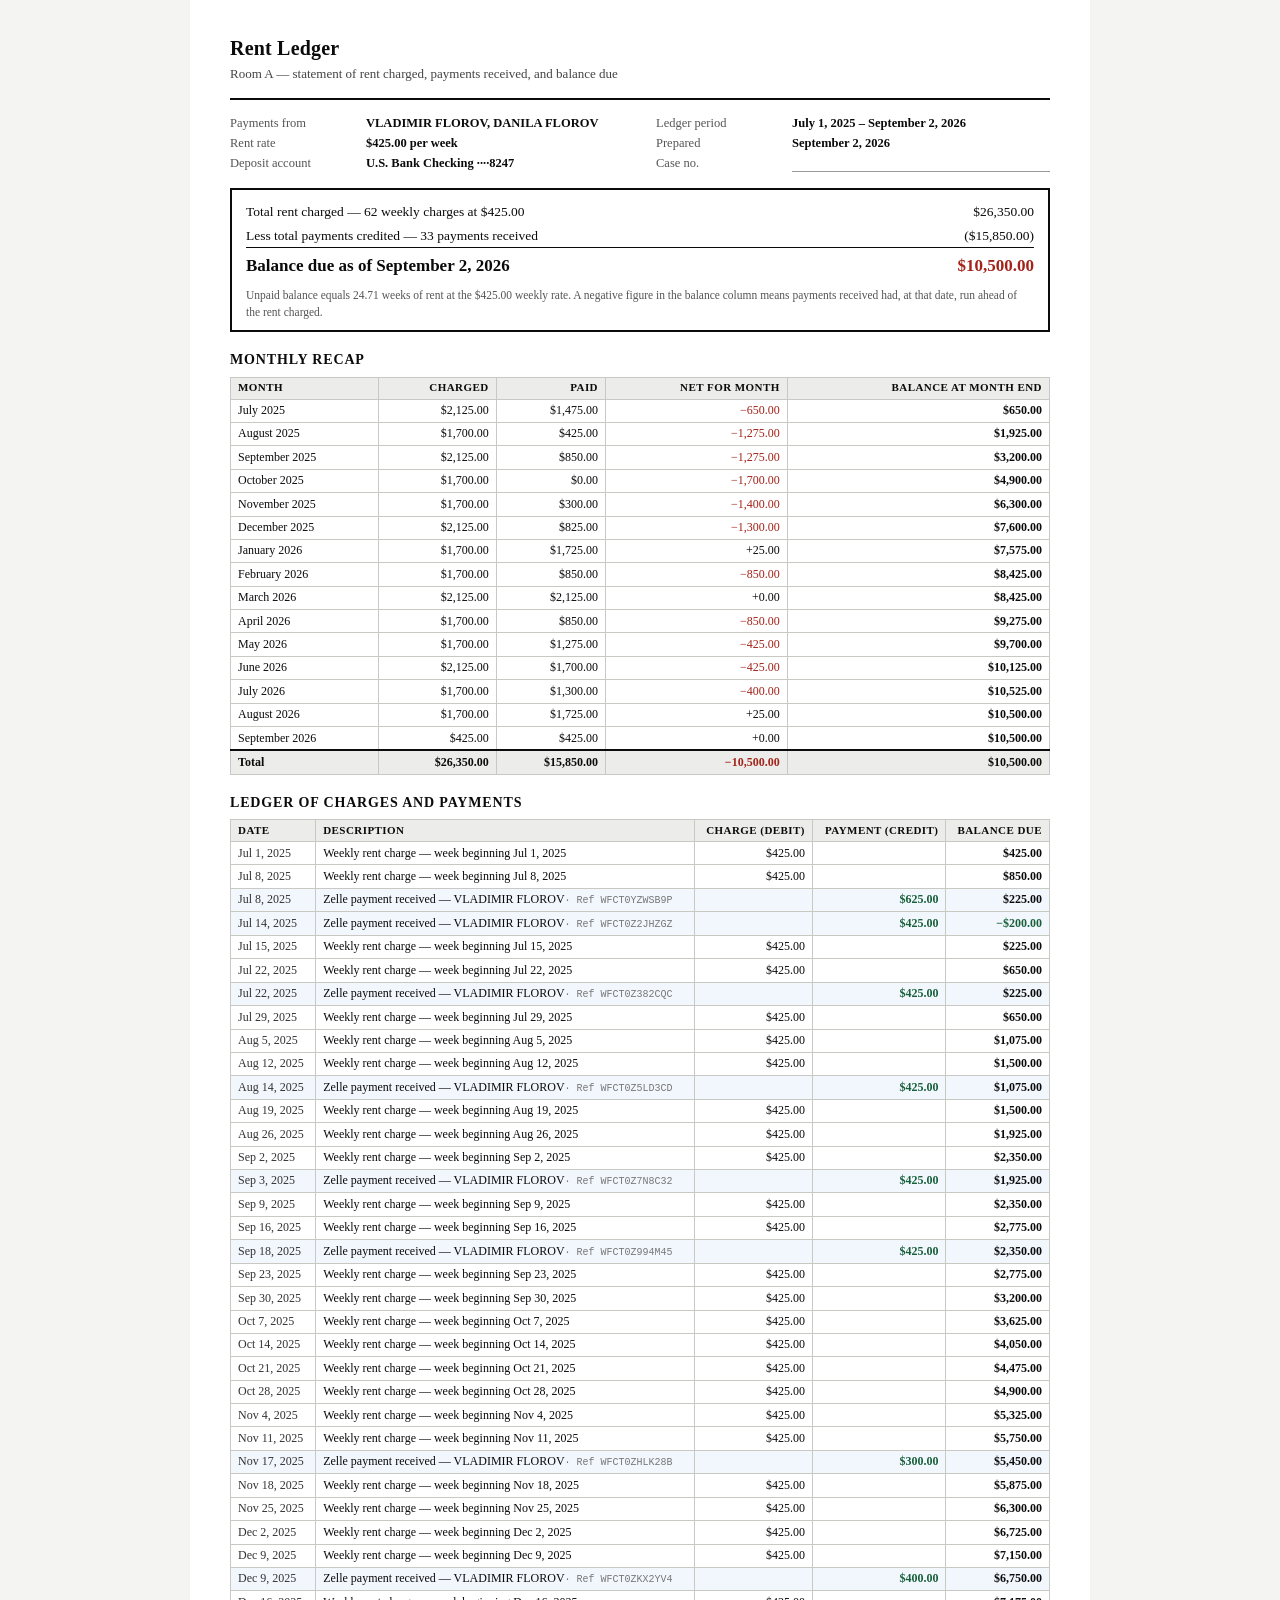
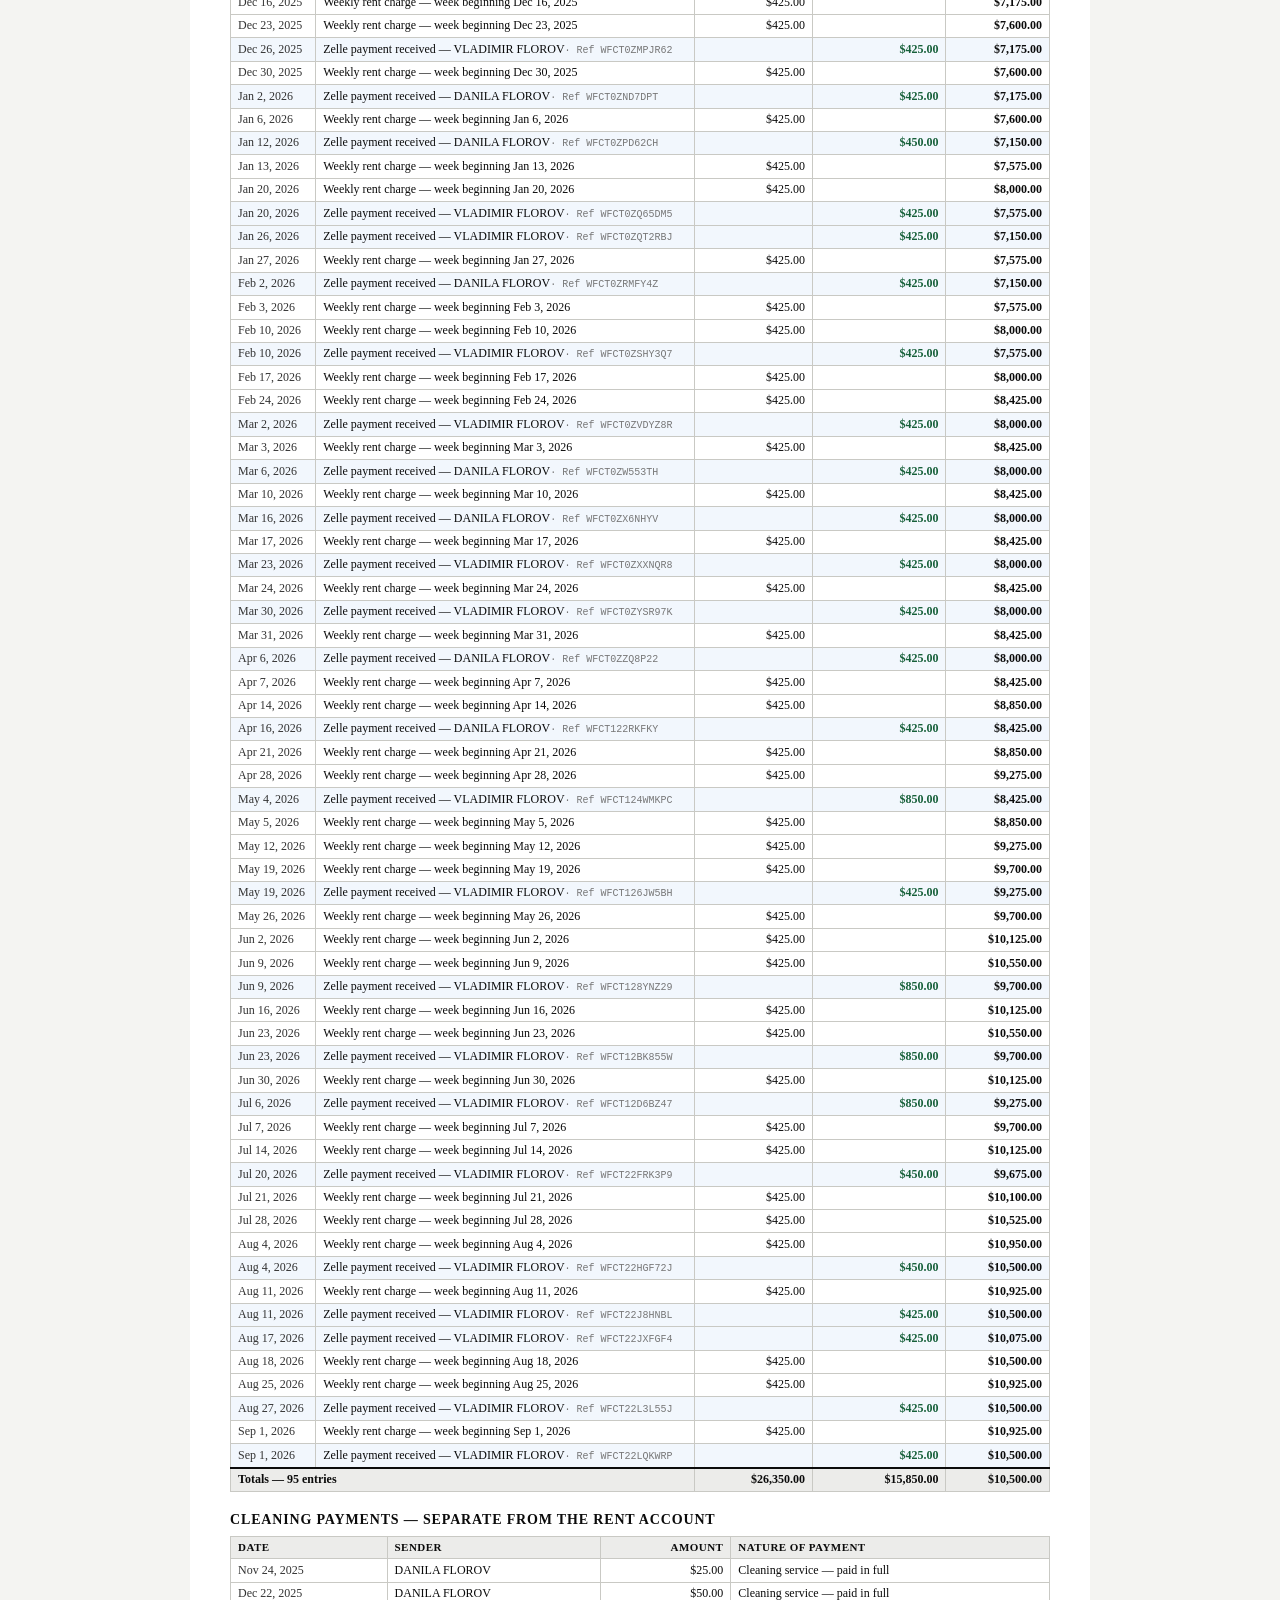
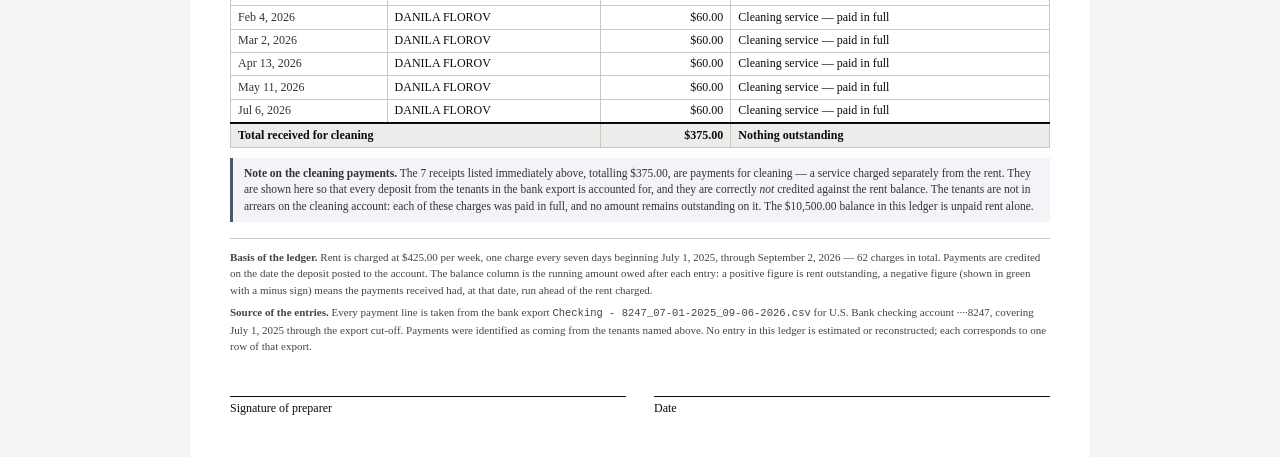
<file: Reports/Room A/Florov_Rent_Ledger.html>
<!doctype html>
<html lang="en">
<head>
<meta charset="utf-8">
<meta name="viewport" content="width=device-width, initial-scale=1">
<title>Rent Ledger — Room A — Florov</title>
<style>
  :root { color-scheme: light; }
  * { box-sizing: border-box; }
  html { -webkit-text-size-adjust: 100%; }
  body {
    margin: 0; background: #f4f4f2; color: #0b0b0b;
    font-family: "Times New Roman", Georgia, serif;
    font-size: 13px; line-height: 1.45;
  }
  .sheet { max-width: 900px; margin: 0 auto; background: #fff; padding: 34px 40px 40px; }

  h1 { font-size: 20px; margin: 0 0 2px; letter-spacing: 0.01em; }
  .doc-sub { font-size: 13px; color: #444; margin-bottom: 14px; }
  hr.rule { border: none; border-top: 2px solid #0b0b0b; margin: 0 0 14px; }

  .meta { display: grid; grid-template-columns: repeat(2, 1fr); gap: 2px 32px; margin-bottom: 16px; font-size: 12.5px; }
  .meta div { display: flex; gap: 8px; }
  .meta .k { color: #555; min-width: 128px; flex-shrink: 0; }
  .meta .v { font-weight: 700; }
  .fill { border-bottom: 1px solid #999; flex: 1; min-width: 80px; }

  .totals { border: 2px solid #0b0b0b; padding: 10px 14px; margin-bottom: 16px; }
  .totals table { width: 100%; border-collapse: collapse; }
  .totals td { padding: 2px 0; font-size: 13.5px; }
  .totals td.num { text-align: right; font-variant-numeric: tabular-nums; }
  .totals tr.grand td { border-top: 1.5px solid #0b0b0b; padding-top: 6px; font-size: 17px; font-weight: 700; }
  .totals tr.grand td.num { color: #a3231a; }
  .totals .note { font-size: 11.5px; color: #555; margin-top: 6px; }

  h2 { font-size: 14px; margin: 18px 0 6px; text-transform: uppercase; letter-spacing: 0.06em; }

  table.grid { width: 100%; border-collapse: collapse; font-size: 12px; }
  table.grid th, table.grid td { border: 1px solid #c9c9c4; padding: 2.5px 7px; vertical-align: top; }
  table.grid thead th { background: #ececea; font-size: 11px; text-transform: uppercase; letter-spacing: 0.04em; text-align: left; }
  table.grid td.num, table.grid th.num { text-align: right; font-variant-numeric: tabular-nums; white-space: nowrap; }
  table.grid td.date { white-space: nowrap; color: #333; }
  table.grid td.bal { font-weight: 700; }
  table.grid tr.pay td { background: #f2f7fd; }
  table.grid tr.pay td.credit { color: #17603a; font-weight: 700; }
  table.grid td.short, table.grid td.num.short { color: #a3231a; }
  table.grid td.bal.ahead { color: #17603a; }
  table.grid tfoot td { background: #ececea; font-weight: 700; border-top: 2px solid #0b0b0b; }
  .desc .ref { font-size: 10px; color: #777; font-family: ui-monospace, "Courier New", monospace; white-space: nowrap; }

  .disclosure { border-left: 3px solid #4a5568; padding: 7px 11px; margin: 10px 0 0; font-size: 11.5px; color: #333; background: #f2f4f7; }

  footer.notes { margin-top: 16px; padding-top: 10px; border-top: 1px solid #c9c9c4; font-size: 11px; color: #444; line-height: 1.5; }
  footer.notes p { margin: 0 0 6px; }
  footer.notes code { font-family: ui-monospace, "Courier New", monospace; font-size: 10.5px; }
  .sign { margin-top: 18px; display: grid; grid-template-columns: 1fr 1fr; gap: 28px; font-size: 12px; }
  .sign .line { border-bottom: 1px solid #0b0b0b; height: 24px; margin-bottom: 3px; }
  /* footnotes and signature travel together so the signature never lands on a page of its own */
  .tail { break-inside: avoid; }

  @media (max-width: 700px) {
    .sheet { padding: 20px 14px 40px; }
    .meta { grid-template-columns: 1fr; }
    table.grid { font-size: 11px; }
    table.grid th, table.grid td { padding: 4px; }
    .sign { grid-template-columns: 1fr; }
  }

  @media print {
    body { background: #fff; }
    .sheet { max-width: none; padding: 0; }
    @page { size: A4 portrait; margin: 14mm; }
    table.grid thead { display: table-header-group; }
    table.grid tr { break-inside: avoid; }
    .totals, .disclosure, .sign, .tail { break-inside: avoid; }
    table.grid { font-size: 11.5px; }
    table.grid th, table.grid td { padding: 2px 6px; }
    h2 { margin: 14px 0 5px; }
    -webkit-print-color-adjust: exact; print-color-adjust: exact;
  }
</style>
</head>
<body>
<div class="sheet">

  <h1>Rent Ledger</h1>
  <div class="doc-sub">Room A — statement of rent charged, payments received, and balance due</div>
  <hr class="rule">

  <div class="meta">
    <div><span class="k">Payments from</span><span class="v">VLADIMIR FLOROV, DANILA FLOROV</span></div>
    <div><span class="k">Ledger period</span><span class="v">July 1, 2025 – September 2, 2026</span></div>
    <div><span class="k">Rent rate</span><span class="v">$425.00 per week</span></div>
    <div><span class="k">Prepared</span><span class="v">September 2, 2026</span></div>
    <div><span class="k">Deposit account</span><span class="v">U.S. Bank Checking ····8247</span></div>
    <div><span class="k">Case no.</span><span class="fill"></span></div>
  </div>

  <div class="totals">
    <table>
      <tr><td>Total rent charged — 62 weekly charges at $425.00</td><td class="num">$26,350.00</td></tr>
      <tr><td>Less total payments credited — 33 payments received</td><td class="num">($15,850.00)</td></tr>
      <tr class="grand"><td>Balance due as of September 2, 2026</td><td class="num">$10,500.00</td></tr>
    </table>
    <div class="note">Unpaid balance equals 24.71 weeks of rent at the $425.00 weekly rate.
      A negative figure in the balance column means payments received had, at that date, run ahead of the rent charged.</div>
  </div>

  <h2>Monthly recap</h2>
  <table class="grid">
    <thead><tr><th>Month</th><th class="num">Charged</th><th class="num">Paid</th><th class="num">Net for month</th><th class="num">Balance at month end</th></tr></thead>
    <tbody>
<tr><td>July 2025</td><td class="num">$2,125.00</td><td class="num">$1,475.00</td><td class="num short">−650.00</td><td class="num bal">$650.00</td></tr>
<tr><td>August 2025</td><td class="num">$1,700.00</td><td class="num">$425.00</td><td class="num short">−1,275.00</td><td class="num bal">$1,925.00</td></tr>
<tr><td>September 2025</td><td class="num">$2,125.00</td><td class="num">$850.00</td><td class="num short">−1,275.00</td><td class="num bal">$3,200.00</td></tr>
<tr><td>October 2025</td><td class="num">$1,700.00</td><td class="num">$0.00</td><td class="num short">−1,700.00</td><td class="num bal">$4,900.00</td></tr>
<tr><td>November 2025</td><td class="num">$1,700.00</td><td class="num">$300.00</td><td class="num short">−1,400.00</td><td class="num bal">$6,300.00</td></tr>
<tr><td>December 2025</td><td class="num">$2,125.00</td><td class="num">$825.00</td><td class="num short">−1,300.00</td><td class="num bal">$7,600.00</td></tr>
<tr><td>January 2026</td><td class="num">$1,700.00</td><td class="num">$1,725.00</td><td class="num">+25.00</td><td class="num bal">$7,575.00</td></tr>
<tr><td>February 2026</td><td class="num">$1,700.00</td><td class="num">$850.00</td><td class="num short">−850.00</td><td class="num bal">$8,425.00</td></tr>
<tr><td>March 2026</td><td class="num">$2,125.00</td><td class="num">$2,125.00</td><td class="num">+0.00</td><td class="num bal">$8,425.00</td></tr>
<tr><td>April 2026</td><td class="num">$1,700.00</td><td class="num">$850.00</td><td class="num short">−850.00</td><td class="num bal">$9,275.00</td></tr>
<tr><td>May 2026</td><td class="num">$1,700.00</td><td class="num">$1,275.00</td><td class="num short">−425.00</td><td class="num bal">$9,700.00</td></tr>
<tr><td>June 2026</td><td class="num">$2,125.00</td><td class="num">$1,700.00</td><td class="num short">−425.00</td><td class="num bal">$10,125.00</td></tr>
<tr><td>July 2026</td><td class="num">$1,700.00</td><td class="num">$1,300.00</td><td class="num short">−400.00</td><td class="num bal">$10,525.00</td></tr>
<tr><td>August 2026</td><td class="num">$1,700.00</td><td class="num">$1,725.00</td><td class="num">+25.00</td><td class="num bal">$10,500.00</td></tr>
<tr><td>September 2026</td><td class="num">$425.00</td><td class="num">$425.00</td><td class="num">+0.00</td><td class="num bal">$10,500.00</td></tr>
    </tbody>
    <tfoot><tr><td>Total</td><td class="num">$26,350.00</td><td class="num">$15,850.00</td><td class="num short">−10,500.00</td><td class="num">$10,500.00</td></tr></tfoot>
  </table>

  <h2>Ledger of charges and payments</h2>
  <table class="grid">
    <thead><tr><th>Date</th><th>Description</th><th class="num">Charge (debit)</th><th class="num">Payment (credit)</th><th class="num">Balance due</th></tr></thead>
    <tbody>
<tr class="chg">
      <td class="date">Jul 1, 2025</td>
      <td class="desc">Weekly rent charge — week beginning Jul 1, 2025</td>
      <td class="num debit">$425.00</td>
      <td class="num credit"></td>
      <td class="num bal">$425.00</td>
    </tr>
<tr class="chg">
      <td class="date">Jul 8, 2025</td>
      <td class="desc">Weekly rent charge — week beginning Jul 8, 2025</td>
      <td class="num debit">$425.00</td>
      <td class="num credit"></td>
      <td class="num bal">$850.00</td>
    </tr>
<tr class="pay">
      <td class="date">Jul 8, 2025</td>
      <td class="desc">Zelle payment received — VLADIMIR FLOROV<span class="ref">· Ref WFCT0YZWSB9P</span></td>
      <td class="num debit"></td>
      <td class="num credit">$625.00</td>
      <td class="num bal">$225.00</td>
    </tr>
<tr class="pay">
      <td class="date">Jul 14, 2025</td>
      <td class="desc">Zelle payment received — VLADIMIR FLOROV<span class="ref">· Ref WFCT0Z2JHZGZ</span></td>
      <td class="num debit"></td>
      <td class="num credit">$425.00</td>
      <td class="num bal ahead">−$200.00</td>
    </tr>
<tr class="chg">
      <td class="date">Jul 15, 2025</td>
      <td class="desc">Weekly rent charge — week beginning Jul 15, 2025</td>
      <td class="num debit">$425.00</td>
      <td class="num credit"></td>
      <td class="num bal">$225.00</td>
    </tr>
<tr class="chg">
      <td class="date">Jul 22, 2025</td>
      <td class="desc">Weekly rent charge — week beginning Jul 22, 2025</td>
      <td class="num debit">$425.00</td>
      <td class="num credit"></td>
      <td class="num bal">$650.00</td>
    </tr>
<tr class="pay">
      <td class="date">Jul 22, 2025</td>
      <td class="desc">Zelle payment received — VLADIMIR FLOROV<span class="ref">· Ref WFCT0Z382CQC</span></td>
      <td class="num debit"></td>
      <td class="num credit">$425.00</td>
      <td class="num bal">$225.00</td>
    </tr>
<tr class="chg">
      <td class="date">Jul 29, 2025</td>
      <td class="desc">Weekly rent charge — week beginning Jul 29, 2025</td>
      <td class="num debit">$425.00</td>
      <td class="num credit"></td>
      <td class="num bal">$650.00</td>
    </tr>
<tr class="chg">
      <td class="date">Aug 5, 2025</td>
      <td class="desc">Weekly rent charge — week beginning Aug 5, 2025</td>
      <td class="num debit">$425.00</td>
      <td class="num credit"></td>
      <td class="num bal">$1,075.00</td>
    </tr>
<tr class="chg">
      <td class="date">Aug 12, 2025</td>
      <td class="desc">Weekly rent charge — week beginning Aug 12, 2025</td>
      <td class="num debit">$425.00</td>
      <td class="num credit"></td>
      <td class="num bal">$1,500.00</td>
    </tr>
<tr class="pay">
      <td class="date">Aug 14, 2025</td>
      <td class="desc">Zelle payment received — VLADIMIR FLOROV<span class="ref">· Ref WFCT0Z5LD3CD</span></td>
      <td class="num debit"></td>
      <td class="num credit">$425.00</td>
      <td class="num bal">$1,075.00</td>
    </tr>
<tr class="chg">
      <td class="date">Aug 19, 2025</td>
      <td class="desc">Weekly rent charge — week beginning Aug 19, 2025</td>
      <td class="num debit">$425.00</td>
      <td class="num credit"></td>
      <td class="num bal">$1,500.00</td>
    </tr>
<tr class="chg">
      <td class="date">Aug 26, 2025</td>
      <td class="desc">Weekly rent charge — week beginning Aug 26, 2025</td>
      <td class="num debit">$425.00</td>
      <td class="num credit"></td>
      <td class="num bal">$1,925.00</td>
    </tr>
<tr class="chg">
      <td class="date">Sep 2, 2025</td>
      <td class="desc">Weekly rent charge — week beginning Sep 2, 2025</td>
      <td class="num debit">$425.00</td>
      <td class="num credit"></td>
      <td class="num bal">$2,350.00</td>
    </tr>
<tr class="pay">
      <td class="date">Sep 3, 2025</td>
      <td class="desc">Zelle payment received — VLADIMIR FLOROV<span class="ref">· Ref WFCT0Z7N8C32</span></td>
      <td class="num debit"></td>
      <td class="num credit">$425.00</td>
      <td class="num bal">$1,925.00</td>
    </tr>
<tr class="chg">
      <td class="date">Sep 9, 2025</td>
      <td class="desc">Weekly rent charge — week beginning Sep 9, 2025</td>
      <td class="num debit">$425.00</td>
      <td class="num credit"></td>
      <td class="num bal">$2,350.00</td>
    </tr>
<tr class="chg">
      <td class="date">Sep 16, 2025</td>
      <td class="desc">Weekly rent charge — week beginning Sep 16, 2025</td>
      <td class="num debit">$425.00</td>
      <td class="num credit"></td>
      <td class="num bal">$2,775.00</td>
    </tr>
<tr class="pay">
      <td class="date">Sep 18, 2025</td>
      <td class="desc">Zelle payment received — VLADIMIR FLOROV<span class="ref">· Ref WFCT0Z994M45</span></td>
      <td class="num debit"></td>
      <td class="num credit">$425.00</td>
      <td class="num bal">$2,350.00</td>
    </tr>
<tr class="chg">
      <td class="date">Sep 23, 2025</td>
      <td class="desc">Weekly rent charge — week beginning Sep 23, 2025</td>
      <td class="num debit">$425.00</td>
      <td class="num credit"></td>
      <td class="num bal">$2,775.00</td>
    </tr>
<tr class="chg">
      <td class="date">Sep 30, 2025</td>
      <td class="desc">Weekly rent charge — week beginning Sep 30, 2025</td>
      <td class="num debit">$425.00</td>
      <td class="num credit"></td>
      <td class="num bal">$3,200.00</td>
    </tr>
<tr class="chg">
      <td class="date">Oct 7, 2025</td>
      <td class="desc">Weekly rent charge — week beginning Oct 7, 2025</td>
      <td class="num debit">$425.00</td>
      <td class="num credit"></td>
      <td class="num bal">$3,625.00</td>
    </tr>
<tr class="chg">
      <td class="date">Oct 14, 2025</td>
      <td class="desc">Weekly rent charge — week beginning Oct 14, 2025</td>
      <td class="num debit">$425.00</td>
      <td class="num credit"></td>
      <td class="num bal">$4,050.00</td>
    </tr>
<tr class="chg">
      <td class="date">Oct 21, 2025</td>
      <td class="desc">Weekly rent charge — week beginning Oct 21, 2025</td>
      <td class="num debit">$425.00</td>
      <td class="num credit"></td>
      <td class="num bal">$4,475.00</td>
    </tr>
<tr class="chg">
      <td class="date">Oct 28, 2025</td>
      <td class="desc">Weekly rent charge — week beginning Oct 28, 2025</td>
      <td class="num debit">$425.00</td>
      <td class="num credit"></td>
      <td class="num bal">$4,900.00</td>
    </tr>
<tr class="chg">
      <td class="date">Nov 4, 2025</td>
      <td class="desc">Weekly rent charge — week beginning Nov 4, 2025</td>
      <td class="num debit">$425.00</td>
      <td class="num credit"></td>
      <td class="num bal">$5,325.00</td>
    </tr>
<tr class="chg">
      <td class="date">Nov 11, 2025</td>
      <td class="desc">Weekly rent charge — week beginning Nov 11, 2025</td>
      <td class="num debit">$425.00</td>
      <td class="num credit"></td>
      <td class="num bal">$5,750.00</td>
    </tr>
<tr class="pay">
      <td class="date">Nov 17, 2025</td>
      <td class="desc">Zelle payment received — VLADIMIR FLOROV<span class="ref">· Ref WFCT0ZHLK28B</span></td>
      <td class="num debit"></td>
      <td class="num credit">$300.00</td>
      <td class="num bal">$5,450.00</td>
    </tr>
<tr class="chg">
      <td class="date">Nov 18, 2025</td>
      <td class="desc">Weekly rent charge — week beginning Nov 18, 2025</td>
      <td class="num debit">$425.00</td>
      <td class="num credit"></td>
      <td class="num bal">$5,875.00</td>
    </tr>
<tr class="chg">
      <td class="date">Nov 25, 2025</td>
      <td class="desc">Weekly rent charge — week beginning Nov 25, 2025</td>
      <td class="num debit">$425.00</td>
      <td class="num credit"></td>
      <td class="num bal">$6,300.00</td>
    </tr>
<tr class="chg">
      <td class="date">Dec 2, 2025</td>
      <td class="desc">Weekly rent charge — week beginning Dec 2, 2025</td>
      <td class="num debit">$425.00</td>
      <td class="num credit"></td>
      <td class="num bal">$6,725.00</td>
    </tr>
<tr class="chg">
      <td class="date">Dec 9, 2025</td>
      <td class="desc">Weekly rent charge — week beginning Dec 9, 2025</td>
      <td class="num debit">$425.00</td>
      <td class="num credit"></td>
      <td class="num bal">$7,150.00</td>
    </tr>
<tr class="pay">
      <td class="date">Dec 9, 2025</td>
      <td class="desc">Zelle payment received — VLADIMIR FLOROV<span class="ref">· Ref WFCT0ZKX2YV4</span></td>
      <td class="num debit"></td>
      <td class="num credit">$400.00</td>
      <td class="num bal">$6,750.00</td>
    </tr>
<tr class="chg">
      <td class="date">Dec 16, 2025</td>
      <td class="desc">Weekly rent charge — week beginning Dec 16, 2025</td>
      <td class="num debit">$425.00</td>
      <td class="num credit"></td>
      <td class="num bal">$7,175.00</td>
    </tr>
<tr class="chg">
      <td class="date">Dec 23, 2025</td>
      <td class="desc">Weekly rent charge — week beginning Dec 23, 2025</td>
      <td class="num debit">$425.00</td>
      <td class="num credit"></td>
      <td class="num bal">$7,600.00</td>
    </tr>
<tr class="pay">
      <td class="date">Dec 26, 2025</td>
      <td class="desc">Zelle payment received — VLADIMIR FLOROV<span class="ref">· Ref WFCT0ZMPJR62</span></td>
      <td class="num debit"></td>
      <td class="num credit">$425.00</td>
      <td class="num bal">$7,175.00</td>
    </tr>
<tr class="chg">
      <td class="date">Dec 30, 2025</td>
      <td class="desc">Weekly rent charge — week beginning Dec 30, 2025</td>
      <td class="num debit">$425.00</td>
      <td class="num credit"></td>
      <td class="num bal">$7,600.00</td>
    </tr>
<tr class="pay">
      <td class="date">Jan 2, 2026</td>
      <td class="desc">Zelle payment received — DANILA FLOROV<span class="ref">· Ref WFCT0ZND7DPT</span></td>
      <td class="num debit"></td>
      <td class="num credit">$425.00</td>
      <td class="num bal">$7,175.00</td>
    </tr>
<tr class="chg">
      <td class="date">Jan 6, 2026</td>
      <td class="desc">Weekly rent charge — week beginning Jan 6, 2026</td>
      <td class="num debit">$425.00</td>
      <td class="num credit"></td>
      <td class="num bal">$7,600.00</td>
    </tr>
<tr class="pay">
      <td class="date">Jan 12, 2026</td>
      <td class="desc">Zelle payment received — DANILA FLOROV<span class="ref">· Ref WFCT0ZPD62CH</span></td>
      <td class="num debit"></td>
      <td class="num credit">$450.00</td>
      <td class="num bal">$7,150.00</td>
    </tr>
<tr class="chg">
      <td class="date">Jan 13, 2026</td>
      <td class="desc">Weekly rent charge — week beginning Jan 13, 2026</td>
      <td class="num debit">$425.00</td>
      <td class="num credit"></td>
      <td class="num bal">$7,575.00</td>
    </tr>
<tr class="chg">
      <td class="date">Jan 20, 2026</td>
      <td class="desc">Weekly rent charge — week beginning Jan 20, 2026</td>
      <td class="num debit">$425.00</td>
      <td class="num credit"></td>
      <td class="num bal">$8,000.00</td>
    </tr>
<tr class="pay">
      <td class="date">Jan 20, 2026</td>
      <td class="desc">Zelle payment received — VLADIMIR FLOROV<span class="ref">· Ref WFCT0ZQ65DM5</span></td>
      <td class="num debit"></td>
      <td class="num credit">$425.00</td>
      <td class="num bal">$7,575.00</td>
    </tr>
<tr class="pay">
      <td class="date">Jan 26, 2026</td>
      <td class="desc">Zelle payment received — VLADIMIR FLOROV<span class="ref">· Ref WFCT0ZQT2RBJ</span></td>
      <td class="num debit"></td>
      <td class="num credit">$425.00</td>
      <td class="num bal">$7,150.00</td>
    </tr>
<tr class="chg">
      <td class="date">Jan 27, 2026</td>
      <td class="desc">Weekly rent charge — week beginning Jan 27, 2026</td>
      <td class="num debit">$425.00</td>
      <td class="num credit"></td>
      <td class="num bal">$7,575.00</td>
    </tr>
<tr class="pay">
      <td class="date">Feb 2, 2026</td>
      <td class="desc">Zelle payment received — DANILA FLOROV<span class="ref">· Ref WFCT0ZRMFY4Z</span></td>
      <td class="num debit"></td>
      <td class="num credit">$425.00</td>
      <td class="num bal">$7,150.00</td>
    </tr>
<tr class="chg">
      <td class="date">Feb 3, 2026</td>
      <td class="desc">Weekly rent charge — week beginning Feb 3, 2026</td>
      <td class="num debit">$425.00</td>
      <td class="num credit"></td>
      <td class="num bal">$7,575.00</td>
    </tr>
<tr class="chg">
      <td class="date">Feb 10, 2026</td>
      <td class="desc">Weekly rent charge — week beginning Feb 10, 2026</td>
      <td class="num debit">$425.00</td>
      <td class="num credit"></td>
      <td class="num bal">$8,000.00</td>
    </tr>
<tr class="pay">
      <td class="date">Feb 10, 2026</td>
      <td class="desc">Zelle payment received — VLADIMIR FLOROV<span class="ref">· Ref WFCT0ZSHY3Q7</span></td>
      <td class="num debit"></td>
      <td class="num credit">$425.00</td>
      <td class="num bal">$7,575.00</td>
    </tr>
<tr class="chg">
      <td class="date">Feb 17, 2026</td>
      <td class="desc">Weekly rent charge — week beginning Feb 17, 2026</td>
      <td class="num debit">$425.00</td>
      <td class="num credit"></td>
      <td class="num bal">$8,000.00</td>
    </tr>
<tr class="chg">
      <td class="date">Feb 24, 2026</td>
      <td class="desc">Weekly rent charge — week beginning Feb 24, 2026</td>
      <td class="num debit">$425.00</td>
      <td class="num credit"></td>
      <td class="num bal">$8,425.00</td>
    </tr>
<tr class="pay">
      <td class="date">Mar 2, 2026</td>
      <td class="desc">Zelle payment received — VLADIMIR FLOROV<span class="ref">· Ref WFCT0ZVDYZ8R</span></td>
      <td class="num debit"></td>
      <td class="num credit">$425.00</td>
      <td class="num bal">$8,000.00</td>
    </tr>
<tr class="chg">
      <td class="date">Mar 3, 2026</td>
      <td class="desc">Weekly rent charge — week beginning Mar 3, 2026</td>
      <td class="num debit">$425.00</td>
      <td class="num credit"></td>
      <td class="num bal">$8,425.00</td>
    </tr>
<tr class="pay">
      <td class="date">Mar 6, 2026</td>
      <td class="desc">Zelle payment received — DANILA FLOROV<span class="ref">· Ref WFCT0ZW553TH</span></td>
      <td class="num debit"></td>
      <td class="num credit">$425.00</td>
      <td class="num bal">$8,000.00</td>
    </tr>
<tr class="chg">
      <td class="date">Mar 10, 2026</td>
      <td class="desc">Weekly rent charge — week beginning Mar 10, 2026</td>
      <td class="num debit">$425.00</td>
      <td class="num credit"></td>
      <td class="num bal">$8,425.00</td>
    </tr>
<tr class="pay">
      <td class="date">Mar 16, 2026</td>
      <td class="desc">Zelle payment received — DANILA FLOROV<span class="ref">· Ref WFCT0ZX6NHYV</span></td>
      <td class="num debit"></td>
      <td class="num credit">$425.00</td>
      <td class="num bal">$8,000.00</td>
    </tr>
<tr class="chg">
      <td class="date">Mar 17, 2026</td>
      <td class="desc">Weekly rent charge — week beginning Mar 17, 2026</td>
      <td class="num debit">$425.00</td>
      <td class="num credit"></td>
      <td class="num bal">$8,425.00</td>
    </tr>
<tr class="pay">
      <td class="date">Mar 23, 2026</td>
      <td class="desc">Zelle payment received — VLADIMIR FLOROV<span class="ref">· Ref WFCT0ZXXNQR8</span></td>
      <td class="num debit"></td>
      <td class="num credit">$425.00</td>
      <td class="num bal">$8,000.00</td>
    </tr>
<tr class="chg">
      <td class="date">Mar 24, 2026</td>
      <td class="desc">Weekly rent charge — week beginning Mar 24, 2026</td>
      <td class="num debit">$425.00</td>
      <td class="num credit"></td>
      <td class="num bal">$8,425.00</td>
    </tr>
<tr class="pay">
      <td class="date">Mar 30, 2026</td>
      <td class="desc">Zelle payment received — VLADIMIR FLOROV<span class="ref">· Ref WFCT0ZYSR97K</span></td>
      <td class="num debit"></td>
      <td class="num credit">$425.00</td>
      <td class="num bal">$8,000.00</td>
    </tr>
<tr class="chg">
      <td class="date">Mar 31, 2026</td>
      <td class="desc">Weekly rent charge — week beginning Mar 31, 2026</td>
      <td class="num debit">$425.00</td>
      <td class="num credit"></td>
      <td class="num bal">$8,425.00</td>
    </tr>
<tr class="pay">
      <td class="date">Apr 6, 2026</td>
      <td class="desc">Zelle payment received — DANILA FLOROV<span class="ref">· Ref WFCT0ZZQ8P22</span></td>
      <td class="num debit"></td>
      <td class="num credit">$425.00</td>
      <td class="num bal">$8,000.00</td>
    </tr>
<tr class="chg">
      <td class="date">Apr 7, 2026</td>
      <td class="desc">Weekly rent charge — week beginning Apr 7, 2026</td>
      <td class="num debit">$425.00</td>
      <td class="num credit"></td>
      <td class="num bal">$8,425.00</td>
    </tr>
<tr class="chg">
      <td class="date">Apr 14, 2026</td>
      <td class="desc">Weekly rent charge — week beginning Apr 14, 2026</td>
      <td class="num debit">$425.00</td>
      <td class="num credit"></td>
      <td class="num bal">$8,850.00</td>
    </tr>
<tr class="pay">
      <td class="date">Apr 16, 2026</td>
      <td class="desc">Zelle payment received — DANILA FLOROV<span class="ref">· Ref WFCT122RKFKY</span></td>
      <td class="num debit"></td>
      <td class="num credit">$425.00</td>
      <td class="num bal">$8,425.00</td>
    </tr>
<tr class="chg">
      <td class="date">Apr 21, 2026</td>
      <td class="desc">Weekly rent charge — week beginning Apr 21, 2026</td>
      <td class="num debit">$425.00</td>
      <td class="num credit"></td>
      <td class="num bal">$8,850.00</td>
    </tr>
<tr class="chg">
      <td class="date">Apr 28, 2026</td>
      <td class="desc">Weekly rent charge — week beginning Apr 28, 2026</td>
      <td class="num debit">$425.00</td>
      <td class="num credit"></td>
      <td class="num bal">$9,275.00</td>
    </tr>
<tr class="pay">
      <td class="date">May 4, 2026</td>
      <td class="desc">Zelle payment received — VLADIMIR FLOROV<span class="ref">· Ref WFCT124WMKPC</span></td>
      <td class="num debit"></td>
      <td class="num credit">$850.00</td>
      <td class="num bal">$8,425.00</td>
    </tr>
<tr class="chg">
      <td class="date">May 5, 2026</td>
      <td class="desc">Weekly rent charge — week beginning May 5, 2026</td>
      <td class="num debit">$425.00</td>
      <td class="num credit"></td>
      <td class="num bal">$8,850.00</td>
    </tr>
<tr class="chg">
      <td class="date">May 12, 2026</td>
      <td class="desc">Weekly rent charge — week beginning May 12, 2026</td>
      <td class="num debit">$425.00</td>
      <td class="num credit"></td>
      <td class="num bal">$9,275.00</td>
    </tr>
<tr class="chg">
      <td class="date">May 19, 2026</td>
      <td class="desc">Weekly rent charge — week beginning May 19, 2026</td>
      <td class="num debit">$425.00</td>
      <td class="num credit"></td>
      <td class="num bal">$9,700.00</td>
    </tr>
<tr class="pay">
      <td class="date">May 19, 2026</td>
      <td class="desc">Zelle payment received — VLADIMIR FLOROV<span class="ref">· Ref WFCT126JW5BH</span></td>
      <td class="num debit"></td>
      <td class="num credit">$425.00</td>
      <td class="num bal">$9,275.00</td>
    </tr>
<tr class="chg">
      <td class="date">May 26, 2026</td>
      <td class="desc">Weekly rent charge — week beginning May 26, 2026</td>
      <td class="num debit">$425.00</td>
      <td class="num credit"></td>
      <td class="num bal">$9,700.00</td>
    </tr>
<tr class="chg">
      <td class="date">Jun 2, 2026</td>
      <td class="desc">Weekly rent charge — week beginning Jun 2, 2026</td>
      <td class="num debit">$425.00</td>
      <td class="num credit"></td>
      <td class="num bal">$10,125.00</td>
    </tr>
<tr class="chg">
      <td class="date">Jun 9, 2026</td>
      <td class="desc">Weekly rent charge — week beginning Jun 9, 2026</td>
      <td class="num debit">$425.00</td>
      <td class="num credit"></td>
      <td class="num bal">$10,550.00</td>
    </tr>
<tr class="pay">
      <td class="date">Jun 9, 2026</td>
      <td class="desc">Zelle payment received — VLADIMIR FLOROV<span class="ref">· Ref WFCT128YNZ29</span></td>
      <td class="num debit"></td>
      <td class="num credit">$850.00</td>
      <td class="num bal">$9,700.00</td>
    </tr>
<tr class="chg">
      <td class="date">Jun 16, 2026</td>
      <td class="desc">Weekly rent charge — week beginning Jun 16, 2026</td>
      <td class="num debit">$425.00</td>
      <td class="num credit"></td>
      <td class="num bal">$10,125.00</td>
    </tr>
<tr class="chg">
      <td class="date">Jun 23, 2026</td>
      <td class="desc">Weekly rent charge — week beginning Jun 23, 2026</td>
      <td class="num debit">$425.00</td>
      <td class="num credit"></td>
      <td class="num bal">$10,550.00</td>
    </tr>
<tr class="pay">
      <td class="date">Jun 23, 2026</td>
      <td class="desc">Zelle payment received — VLADIMIR FLOROV<span class="ref">· Ref WFCT12BK855W</span></td>
      <td class="num debit"></td>
      <td class="num credit">$850.00</td>
      <td class="num bal">$9,700.00</td>
    </tr>
<tr class="chg">
      <td class="date">Jun 30, 2026</td>
      <td class="desc">Weekly rent charge — week beginning Jun 30, 2026</td>
      <td class="num debit">$425.00</td>
      <td class="num credit"></td>
      <td class="num bal">$10,125.00</td>
    </tr>
<tr class="pay">
      <td class="date">Jul 6, 2026</td>
      <td class="desc">Zelle payment received — VLADIMIR FLOROV<span class="ref">· Ref WFCT12D6BZ47</span></td>
      <td class="num debit"></td>
      <td class="num credit">$850.00</td>
      <td class="num bal">$9,275.00</td>
    </tr>
<tr class="chg">
      <td class="date">Jul 7, 2026</td>
      <td class="desc">Weekly rent charge — week beginning Jul 7, 2026</td>
      <td class="num debit">$425.00</td>
      <td class="num credit"></td>
      <td class="num bal">$9,700.00</td>
    </tr>
<tr class="chg">
      <td class="date">Jul 14, 2026</td>
      <td class="desc">Weekly rent charge — week beginning Jul 14, 2026</td>
      <td class="num debit">$425.00</td>
      <td class="num credit"></td>
      <td class="num bal">$10,125.00</td>
    </tr>
<tr class="pay">
      <td class="date">Jul 20, 2026</td>
      <td class="desc">Zelle payment received — VLADIMIR FLOROV<span class="ref">· Ref WFCT22FRK3P9</span></td>
      <td class="num debit"></td>
      <td class="num credit">$450.00</td>
      <td class="num bal">$9,675.00</td>
    </tr>
<tr class="chg">
      <td class="date">Jul 21, 2026</td>
      <td class="desc">Weekly rent charge — week beginning Jul 21, 2026</td>
      <td class="num debit">$425.00</td>
      <td class="num credit"></td>
      <td class="num bal">$10,100.00</td>
    </tr>
<tr class="chg">
      <td class="date">Jul 28, 2026</td>
      <td class="desc">Weekly rent charge — week beginning Jul 28, 2026</td>
      <td class="num debit">$425.00</td>
      <td class="num credit"></td>
      <td class="num bal">$10,525.00</td>
    </tr>
<tr class="chg">
      <td class="date">Aug 4, 2026</td>
      <td class="desc">Weekly rent charge — week beginning Aug 4, 2026</td>
      <td class="num debit">$425.00</td>
      <td class="num credit"></td>
      <td class="num bal">$10,950.00</td>
    </tr>
<tr class="pay">
      <td class="date">Aug 4, 2026</td>
      <td class="desc">Zelle payment received — VLADIMIR FLOROV<span class="ref">· Ref WFCT22HGF72J</span></td>
      <td class="num debit"></td>
      <td class="num credit">$450.00</td>
      <td class="num bal">$10,500.00</td>
    </tr>
<tr class="chg">
      <td class="date">Aug 11, 2026</td>
      <td class="desc">Weekly rent charge — week beginning Aug 11, 2026</td>
      <td class="num debit">$425.00</td>
      <td class="num credit"></td>
      <td class="num bal">$10,925.00</td>
    </tr>
<tr class="pay">
      <td class="date">Aug 11, 2026</td>
      <td class="desc">Zelle payment received — VLADIMIR FLOROV<span class="ref">· Ref WFCT22J8HNBL</span></td>
      <td class="num debit"></td>
      <td class="num credit">$425.00</td>
      <td class="num bal">$10,500.00</td>
    </tr>
<tr class="pay">
      <td class="date">Aug 17, 2026</td>
      <td class="desc">Zelle payment received — VLADIMIR FLOROV<span class="ref">· Ref WFCT22JXFGF4</span></td>
      <td class="num debit"></td>
      <td class="num credit">$425.00</td>
      <td class="num bal">$10,075.00</td>
    </tr>
<tr class="chg">
      <td class="date">Aug 18, 2026</td>
      <td class="desc">Weekly rent charge — week beginning Aug 18, 2026</td>
      <td class="num debit">$425.00</td>
      <td class="num credit"></td>
      <td class="num bal">$10,500.00</td>
    </tr>
<tr class="chg">
      <td class="date">Aug 25, 2026</td>
      <td class="desc">Weekly rent charge — week beginning Aug 25, 2026</td>
      <td class="num debit">$425.00</td>
      <td class="num credit"></td>
      <td class="num bal">$10,925.00</td>
    </tr>
<tr class="pay">
      <td class="date">Aug 27, 2026</td>
      <td class="desc">Zelle payment received — VLADIMIR FLOROV<span class="ref">· Ref WFCT22L3L55J</span></td>
      <td class="num debit"></td>
      <td class="num credit">$425.00</td>
      <td class="num bal">$10,500.00</td>
    </tr>
<tr class="chg">
      <td class="date">Sep 1, 2026</td>
      <td class="desc">Weekly rent charge — week beginning Sep 1, 2026</td>
      <td class="num debit">$425.00</td>
      <td class="num credit"></td>
      <td class="num bal">$10,925.00</td>
    </tr>
<tr class="pay">
      <td class="date">Sep 1, 2026</td>
      <td class="desc">Zelle payment received — VLADIMIR FLOROV<span class="ref">· Ref WFCT22LQKWRP</span></td>
      <td class="num debit"></td>
      <td class="num credit">$425.00</td>
      <td class="num bal">$10,500.00</td>
    </tr>
    </tbody>
    <tfoot><tr><td colspan="2">Totals — 95 entries</td><td class="num">$26,350.00</td><td class="num">$15,850.00</td><td class="num">$10,500.00</td></tr></tfoot>
  </table>

  <h2>Cleaning payments — separate from the rent account</h2>
  <table class="grid">
    <thead><tr><th>Date</th><th>Sender</th><th class="num">Amount</th><th>Nature of payment</th></tr></thead>
    <tbody>
<tr><td class="date">Nov 24, 2025</td><td>DANILA FLOROV</td><td class="num">$25.00</td><td class="desc">Cleaning service — paid in full</td></tr>
<tr><td class="date">Dec 22, 2025</td><td>DANILA FLOROV</td><td class="num">$50.00</td><td class="desc">Cleaning service — paid in full</td></tr>
<tr><td class="date">Feb 4, 2026</td><td>DANILA FLOROV</td><td class="num">$60.00</td><td class="desc">Cleaning service — paid in full</td></tr>
<tr><td class="date">Mar 2, 2026</td><td>DANILA FLOROV</td><td class="num">$60.00</td><td class="desc">Cleaning service — paid in full</td></tr>
<tr><td class="date">Apr 13, 2026</td><td>DANILA FLOROV</td><td class="num">$60.00</td><td class="desc">Cleaning service — paid in full</td></tr>
<tr><td class="date">May 11, 2026</td><td>DANILA FLOROV</td><td class="num">$60.00</td><td class="desc">Cleaning service — paid in full</td></tr>
<tr><td class="date">Jul 6, 2026</td><td>DANILA FLOROV</td><td class="num">$60.00</td><td class="desc">Cleaning service — paid in full</td></tr>
    </tbody>
    <tfoot><tr><td colspan="2">Total received for cleaning</td><td class="num">$375.00</td><td>Nothing outstanding</td></tr></tfoot>
  </table>

  <div class="disclosure">
    <strong>Note on the cleaning payments.</strong> The 7 receipts listed immediately above, totalling $375.00, are payments for cleaning — a service charged separately from the rent. They are shown here so that every deposit from the tenants in the bank export is accounted for, and they are correctly <em>not</em> credited against the rent balance. The tenants are not in arrears on the cleaning account: each of these charges was paid in full, and no amount remains outstanding on it. The $10,500.00 balance in this ledger is unpaid rent alone.
  </div>

  <div class="tail">
  <footer class="notes">
    <p><strong>Basis of the ledger.</strong> Rent is charged at $425.00 per week, one charge every seven days beginning July 1, 2025, through September 2, 2026 — 62 charges in total. Payments are credited on the date the deposit posted to the account. The balance column is the running amount owed after each entry: a positive figure is rent outstanding, a negative figure (shown in green with a minus sign) means the payments received had, at that date, run ahead of the rent charged.</p>
    <p><strong>Source of the entries.</strong> Every payment line is taken from the bank export <code>Checking - 8247_07-01-2025_09-06-2026.csv</code> for U.S. Bank checking account ····8247, covering July 1, 2025 through the export cut-off. Payments were identified as coming from the tenants named above. No entry in this ledger is estimated or reconstructed; each corresponds to one row of that export.</p>
  </footer>

  <div class="sign">
    <div><div class="line"></div>Signature of preparer</div>
    <div><div class="line"></div>Date</div>
  </div>
  </div>

</div>
</body>
</html>
</file>
